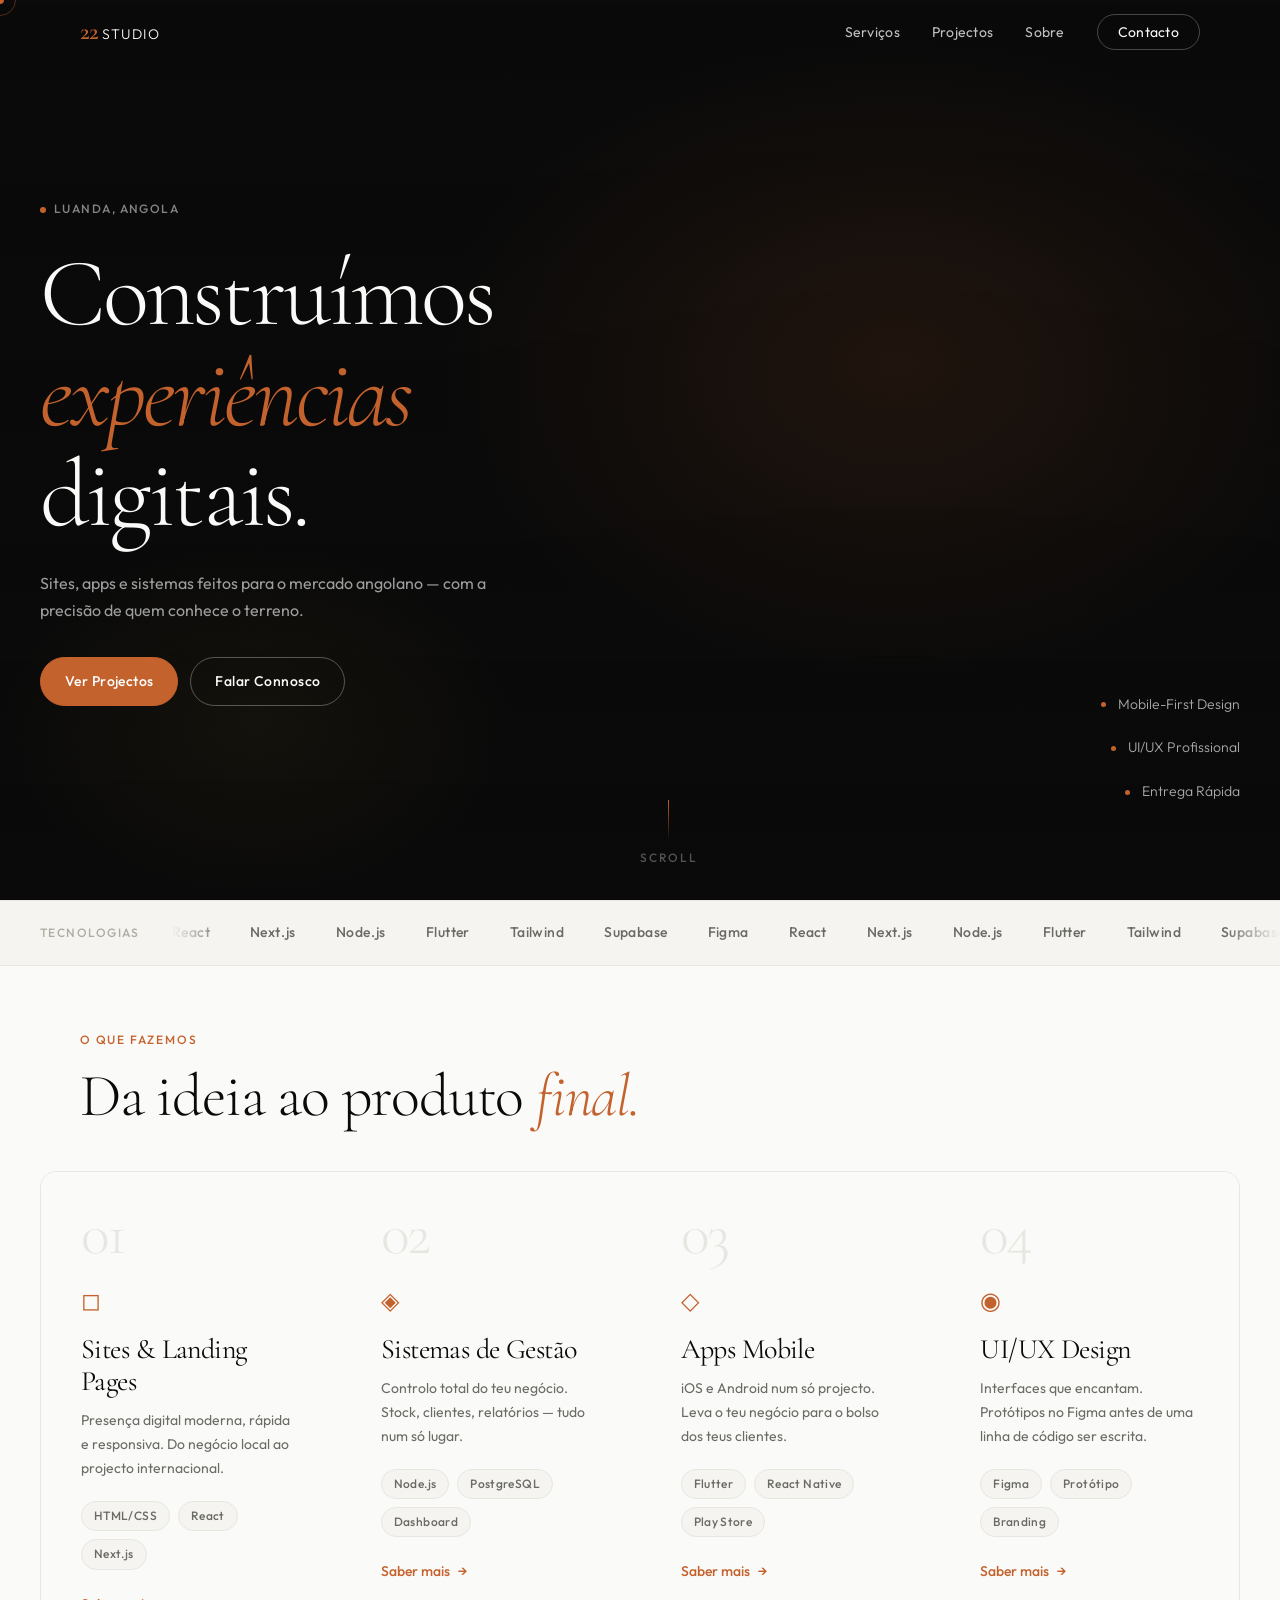
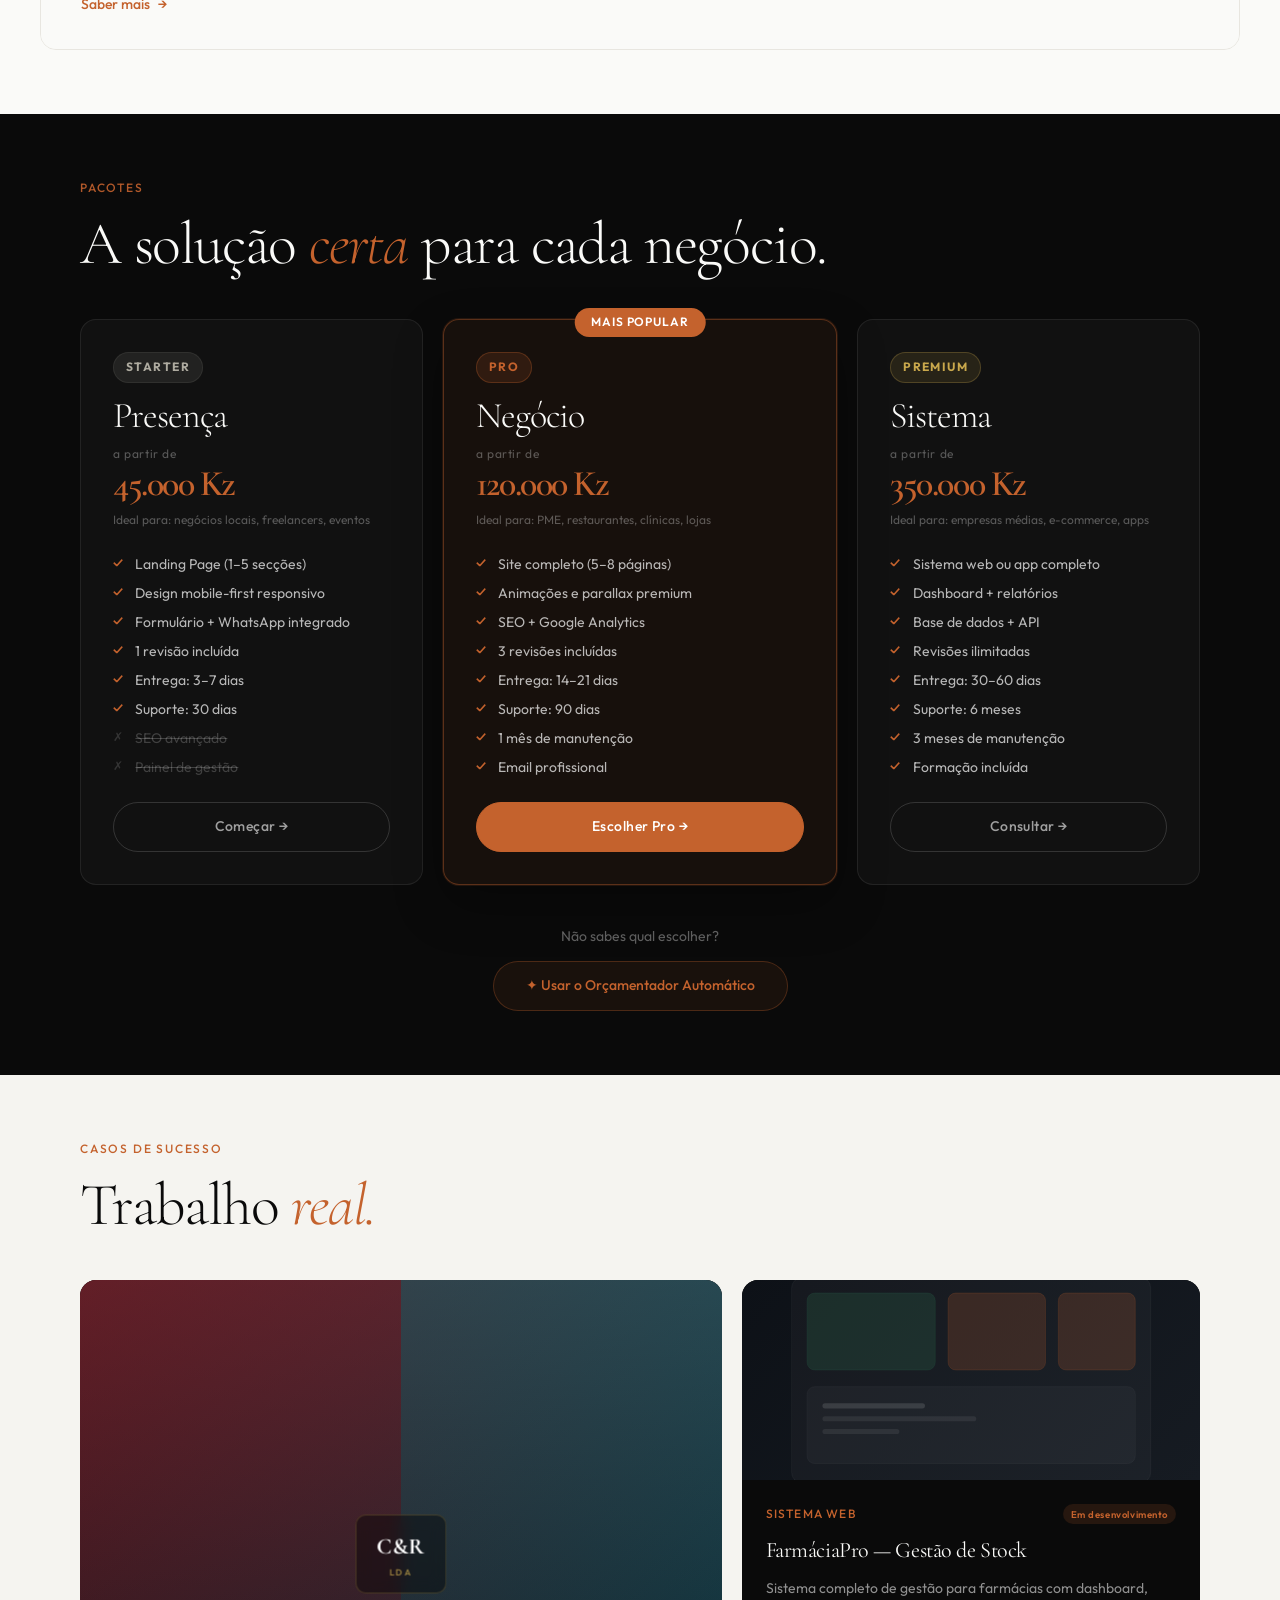
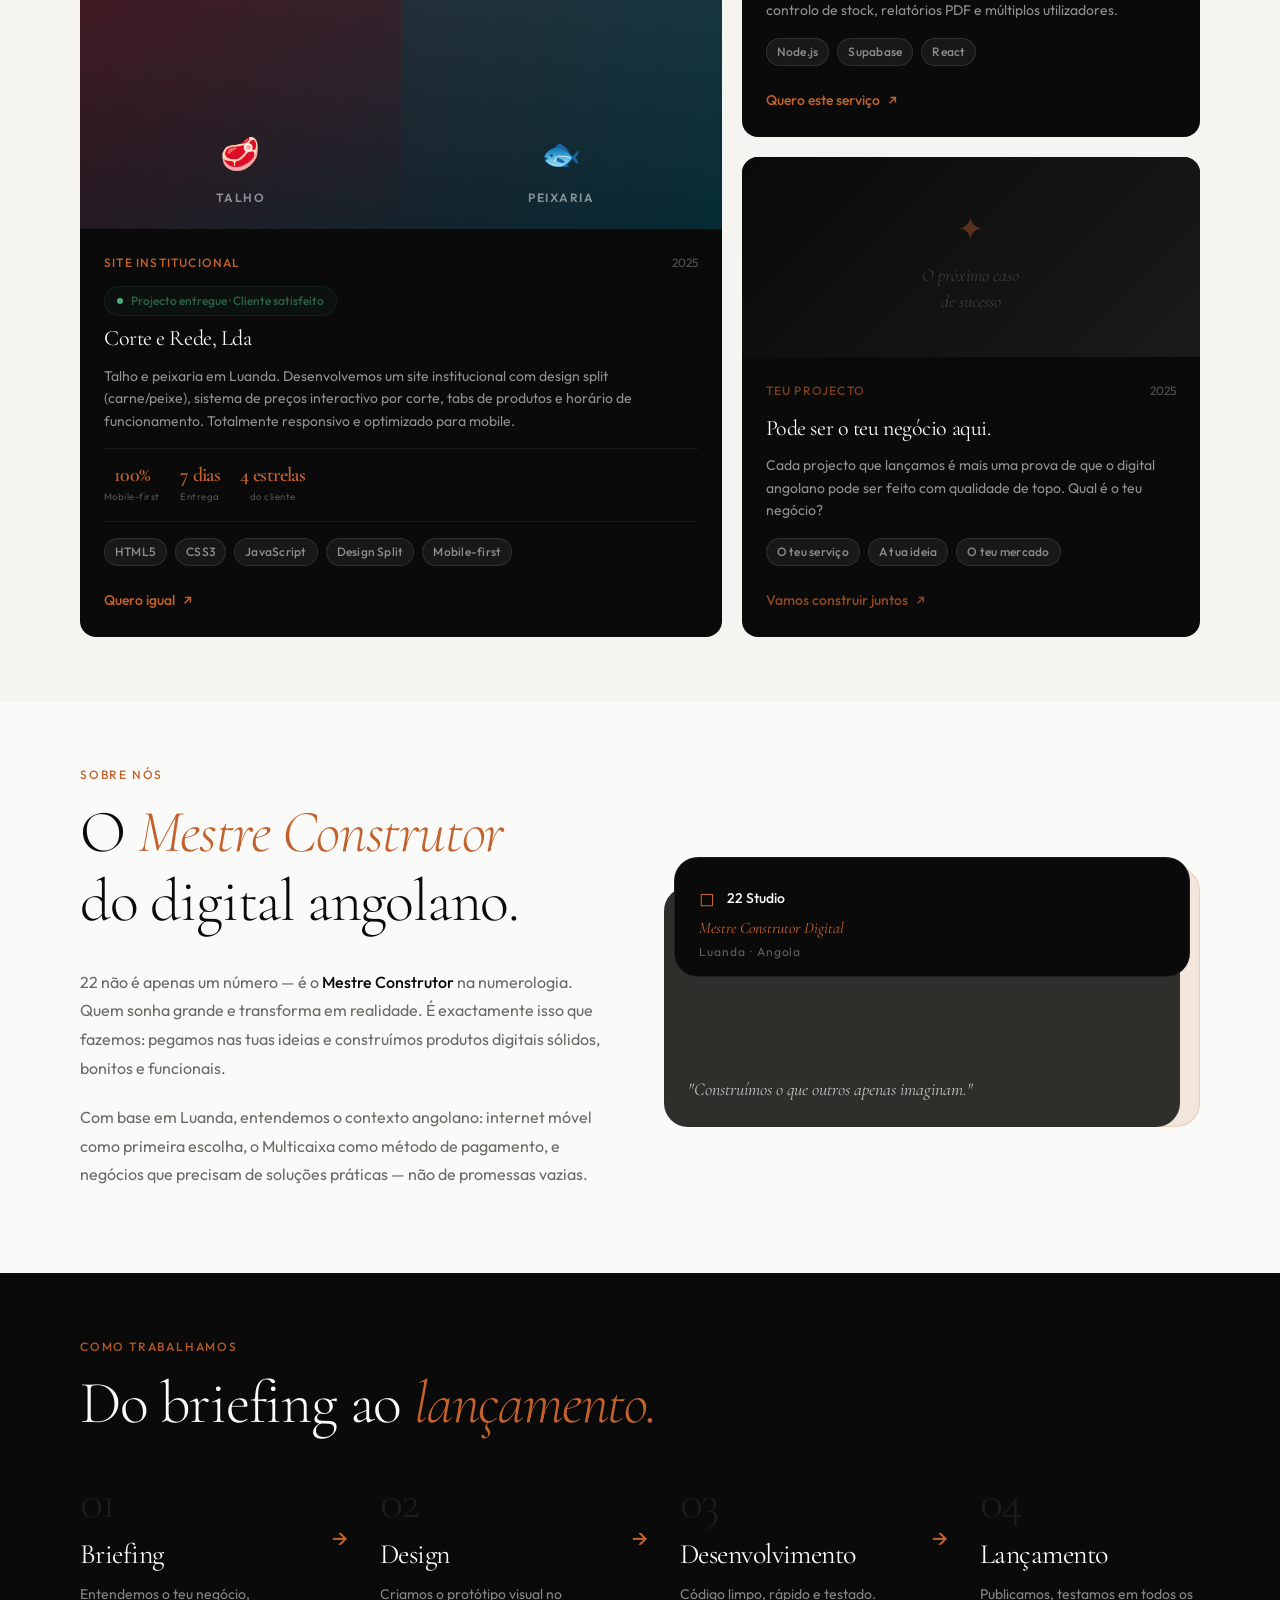
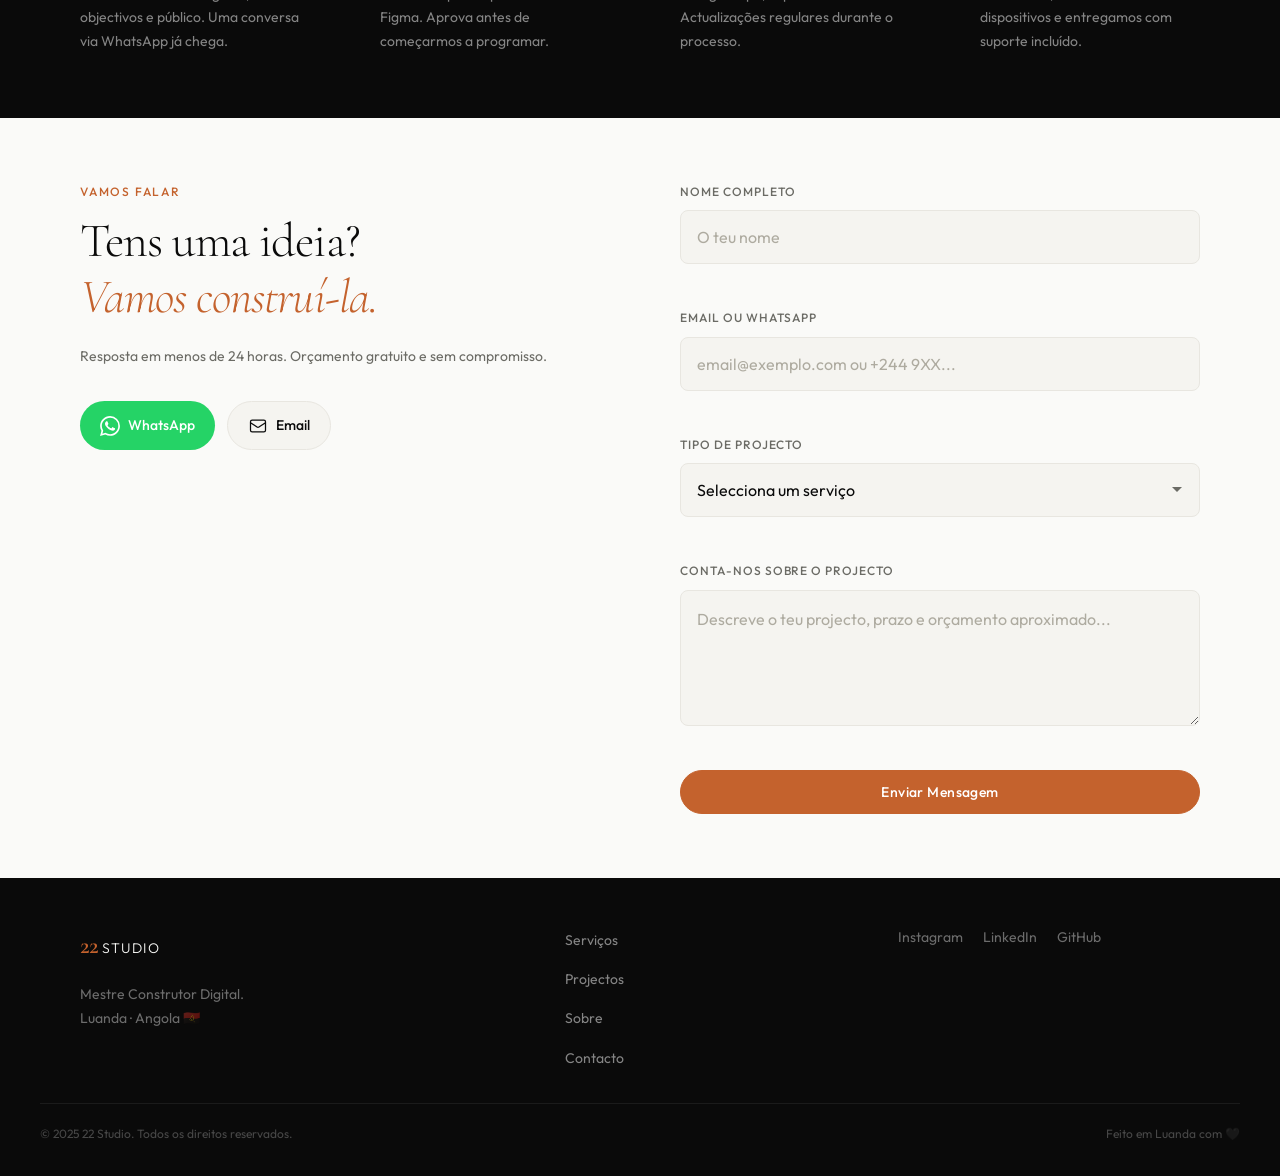
<file: index.html>
<!DOCTYPE html>
<html lang="pt">
<head>
  <meta charset="UTF-8" />
  <meta name="viewport" content="width=device-width, initial-scale=1.0" />
  <meta name="description" content="22 Studio — Desenvolvimento Web & Mobile em Angola. Sites, sistemas e apps que constroem o teu negócio digital." />
  <title>22 Studio — Dev & Design Angola</title>

  <!-- Google Fonts -->
  <link rel="preconnect" href="https://fonts.googleapis.com" />
  <link rel="preconnect" href="https://fonts.gstatic.com" crossorigin />
  <link href="https://fonts.googleapis.com/css2?family=Cormorant+Garamond:ital,wght@0,300;0,400;0,600;1,300;1,400&family=Outfit:wght@300;400;500;600&display=swap" rel="stylesheet" />
  <!--links css-->
  <link rel="stylesheet" href="./utils/style.css">
  <link rel="stylesheet" href="./utils/responsive.css">

  <style>
</style>
</head>
<body>

  <!-- ══════════════════════════════════════════
       CURSOR PERSONALIZADO
  ══════════════════════════════════════════ -->
  <div class="cursor" id="cursor"></div>
  <div class="cursor-follower" id="cursorFollower"></div>

  <!-- ══════════════════════════════════════════
       NAVEGAÇÃO
  ══════════════════════════════════════════ -->
  <header class="nav-header" id="navHeader">
    <nav class="nav-container">

      <!-- Logo -->
      <a href="#inicio" class="nav-logo" aria-label="22 Studio — início">
        <span class="logo-num">22</span>
        <span class="logo-text">Studio</span>
      </a>

      <!-- Links desktop -->
      <ul class="nav-links" role="list">
        <li><a href="#servicos" class="nav-link">Serviços</a></li>
        <li><a href="#projectos" class="nav-link">Projectos</a></li>
        <li><a href="#sobre" class="nav-link">Sobre</a></li>
        <li><a href="#contacto" class="nav-link nav-cta">Contacto</a></li>
      </ul>

      <!-- Botão menu mobile -->
      <button class="nav-burger" id="navBurger" aria-label="Abrir menu" aria-expanded="false">
        <span></span>
        <span></span>
        <span></span>
      </button>
    </nav>

    <!-- Menu mobile overlay -->
    <div class="nav-mobile" id="navMobile" aria-hidden="true">
      <ul class="nav-mobile-links" role="list">
        <li><a href="#servicos" class="nav-mobile-link">Serviços</a></li>
        <li><a href="#projectos" class="nav-mobile-link">Projectos</a></li>
        <li><a href="#sobre" class="nav-mobile-link">Sobre</a></li>
        <li><a href="#contacto" class="nav-mobile-link">Contacto</a></li>
      </ul>
      <p class="nav-mobile-tagline">Construindo o teu<br>universo digital.</p>
    </div>
  </header>

  <main>

    <!-- ══════════════════════════════════════════
         HERO — SECÇÃO 1
    ══════════════════════════════════════════ -->
    <section class="hero" id="inicio" aria-label="Apresentação">

      <!-- Fundo com parallax -->
      <div class="hero-bg" id="heroBg">
        <div class="hero-bg-overlay"></div>
        <!-- Elemento decorativo: grade de pontos -->
        <div class="hero-dots" aria-hidden="true"></div>
      </div>

      <!-- Conteúdo principal hero -->
      <div class="hero-content">

        <!-- Tag de localização -->
        <div class="hero-tag reveal-up">
          <span class="tag-dot"></span>
          Luanda, Angola
        </div>

        <!-- Título principal -->
        <h1 class="hero-title reveal-up delay-1">
          <span class="title-line">Construímos</span>
          <span class="title-line italic">experiências</span>
          <span class="title-line">digitais.</span>
        </h1>

        <!-- Sub-tagline -->
        <p class="hero-sub reveal-up delay-2">
          Sites, apps e sistemas feitos para o mercado angolano — com a precisão de quem conhece o terreno.
        </p>

        <!-- CTAs -->
        <div class="hero-actions reveal-up delay-3">
          <a href="#projectos" class="btn btn-primary">Ver Projectos</a>
          <a href="#contacto" class="btn btn-ghost">Falar Connosco</a>
        </div>

      </div>

      <!-- Callouts laterais (estilo VR fashion) -->
      <div class="hero-callouts reveal-up delay-4" aria-label="Características">
        <div class="callout-item">
          <span class="callout-dot"></span>
          Mobile-First Design
        </div>
        <div class="callout-item">
          <span class="callout-dot"></span>
          UI/UX Profissional
        </div>
        <div class="callout-item">
          <span class="callout-dot"></span>
          Entrega Rápida
        </div>
      </div>

      <!-- Scroll indicator -->
      <div class="scroll-indicator reveal-up delay-4" aria-hidden="true">
        <div class="scroll-line"></div>
        <span>scroll</span>
      </div>

    </section>

    <!-- ══════════════════════════════════════════
         STRIP DE TECNOLOGIAS (estilo brand strip)
    ══════════════════════════════════════════ -->
    <section class="tech-strip" aria-label="Tecnologias utilizadas">
      <div class="tech-strip-inner">
        <p class="tech-label">Tecnologias</p>
        <div class="tech-track" aria-hidden="true">
          <div class="tech-items">
            <span>React</span>
            <span>Next.js</span>
            <span>Node.js</span>
            <span>Flutter</span>
            <span>Tailwind</span>
            <span>Supabase</span>
            <span>Figma</span>
            <span>React</span>
            <span>Next.js</span>
            <span>Node.js</span>
            <span>Flutter</span>
            <span>Tailwind</span>
            <span>Supabase</span>
            <span>Figma</span>
            <span>Python</span>
            <span>JavaScript</span>
            <span>MySQL</span>
            <span>HTML5</span>
            <span>CSS3</span>
          </div>
        </div>
      </div>
    </section>

    <!-- ══════════════════════════════════════════
         SERVIÇOS — SECÇÃO 2
    ══════════════════════════════════════════ -->
    <section class="services" id="servicos" aria-labelledby="services-title">

      <div class="section-header">
        <p class="section-label reveal-up">O que fazemos</p>
        <h2 class="section-title reveal-up delay-1" id="services-title">
          Da ideia ao produto <em>final.</em>
        </h2>
      </div>

      <div class="services-grid">

        <article class="service-card reveal-up delay-1">
          <div class="service-num" aria-hidden="true">01</div>
          <div class="service-icon" aria-hidden="true">◻</div>
          <h3 class="service-name">Sites & Landing Pages</h3>
          <p class="service-desc">Presença digital moderna, rápida e responsiva. Do negócio local ao projecto internacional.</p>
          <div class="service-tags">
            <span>HTML/CSS</span>
            <span>React</span>
            <span>Next.js</span>
          </div>
          <a href="#contacto" class="service-link" aria-label="Saber mais sobre Sites e Landing Pages">
            Saber mais <span aria-hidden="true">→</span>
          </a>
        </article>

        <article class="service-card reveal-up delay-2">
          <div class="service-num" aria-hidden="true">02</div>
          <div class="service-icon" aria-hidden="true">◈</div>
          <h3 class="service-name">Sistemas de Gestão</h3>
          <p class="service-desc">Controlo total do teu negócio. Stock, clientes, relatórios — tudo num só lugar.</p>
          <div class="service-tags">
            <span>Node.js</span>
            <span>PostgreSQL</span>
            <span>Dashboard</span>
          </div>
          <a href="#contacto" class="service-link" aria-label="Saber mais sobre Sistemas de Gestão">
            Saber mais <span aria-hidden="true">→</span>
          </a>
        </article>

        <article class="service-card reveal-up delay-3">
          <div class="service-num" aria-hidden="true">03</div>
          <div class="service-icon" aria-hidden="true">◇</div>
          <h3 class="service-name">Apps Mobile</h3>
          <p class="service-desc">iOS e Android num só projecto. Leva o teu negócio para o bolso dos teus clientes.</p>
          <div class="service-tags">
            <span>Flutter</span>
            <span>React Native</span>
            <span>Play Store</span>
          </div>
          <a href="#contacto" class="service-link" aria-label="Saber mais sobre Apps Mobile">
            Saber mais <span aria-hidden="true">→</span>
          </a>
        </article>

        <article class="service-card reveal-up delay-4">
          <div class="service-num" aria-hidden="true">04</div>
          <div class="service-icon" aria-hidden="true">◉</div>
          <h3 class="service-name">UI/UX Design</h3>
          <p class="service-desc">Interfaces que encantam. Protótipos no Figma antes de uma linha de código ser escrita.</p>
          <div class="service-tags">
            <span>Figma</span>
            <span>Protótipo</span>
            <span>Branding</span>
          </div>
          <a href="#contacto" class="service-link" aria-label="Saber mais sobre UI/UX Design">
            Saber mais <span aria-hidden="true">→</span>
          </a>
        </article>

      </div>

    </section>

    <!-- ══════════════════════════════════════════
         PACOTES — 3 TIERS (Starter / Pro / Premium)
    ══════════════════════════════════════════ -->
    <section class="packages" id="pacotes" aria-labelledby="packages-title">

      <div class="section-header">
        <p class="section-label reveal-up">Pacotes</p>
        <h2 class="section-title reveal-up delay-1" id="packages-title">
          A solução <em>certa</em> para cada negócio.
        </h2>
      </div>

      <div class="packages-grid">

        <!-- STARTER -->
        <article class="pkg-card reveal-up delay-1">
          <div class="pkg-top">
            <span class="pkg-tier tier-starter">Starter</span>
            <h3 class="pkg-name">Presença</h3>
            <div class="pkg-price">
              <span class="price-from">a partir de</span>
              <span class="price-amount">45.000 Kz</span>
            </div>
            <p class="pkg-ideal">Ideal para: negócios locais, freelancers, eventos</p>
          </div>

          <ul class="pkg-features" aria-label="Funcionalidades incluídas">
            <li class="feat-yes">Landing Page (1–5 secções)</li>
            <li class="feat-yes">Design mobile-first responsivo</li>
            <li class="feat-yes">Formulário + WhatsApp integrado</li>
            <li class="feat-yes">1 revisão incluída</li>
            <li class="feat-yes">Entrega: 3–7 dias</li>
            <li class="feat-yes">Suporte: 30 dias</li>
            <li class="feat-no">SEO avançado</li>
            <li class="feat-no">Painel de gestão</li>
          </ul>

          <a href="#contacto" class="btn pkg-btn pkg-btn-ghost" aria-label="Pedir Pacote Starter">
            Começar →
          </a>
        </article>

        <!-- PRO — Destaque -->
        <article class="pkg-card pkg-featured reveal-up delay-2" aria-label="Pacote mais popular">
          <div class="pkg-badge" aria-label="Pacote mais popular">Mais Popular</div>

          <div class="pkg-top">
            <span class="pkg-tier tier-pro">Pro</span>
            <h3 class="pkg-name">Negócio</h3>
            <div class="pkg-price">
              <span class="price-from">a partir de</span>
              <span class="price-amount">120.000 Kz</span>
            </div>
            <p class="pkg-ideal">Ideal para: PME, restaurantes, clínicas, lojas</p>
          </div>

          <ul class="pkg-features" aria-label="Funcionalidades incluídas">
            <li class="feat-yes">Site completo (5–8 páginas)</li>
            <li class="feat-yes">Animações e parallax premium</li>
            <li class="feat-yes">SEO + Google Analytics</li>
            <li class="feat-yes">3 revisões incluídas</li>
            <li class="feat-yes">Entrega: 14–21 dias</li>
            <li class="feat-yes">Suporte: 90 dias</li>
            <li class="feat-yes">1 mês de manutenção</li>
            <li class="feat-yes">Email profissional</li>
          </ul>

          <a href="#contacto" class="btn btn-primary pkg-btn" aria-label="Pedir Pacote Pro">
            Escolher Pro →
          </a>
        </article>

        <!-- PREMIUM -->
        <article class="pkg-card reveal-up delay-3">
          <div class="pkg-top">
            <span class="pkg-tier tier-premium">Premium</span>
            <h3 class="pkg-name">Sistema</h3>
            <div class="pkg-price">
              <span class="price-from">a partir de</span>
              <span class="price-amount">350.000 Kz</span>
            </div>
            <p class="pkg-ideal">Ideal para: empresas médias, e-commerce, apps</p>
          </div>

          <ul class="pkg-features" aria-label="Funcionalidades incluídas">
            <li class="feat-yes">Sistema web ou app completo</li>
            <li class="feat-yes">Dashboard + relatórios</li>
            <li class="feat-yes">Base de dados + API</li>
            <li class="feat-yes">Revisões ilimitadas</li>
            <li class="feat-yes">Entrega: 30–60 dias</li>
            <li class="feat-yes">Suporte: 6 meses</li>
            <li class="feat-yes">3 meses de manutenção</li>
            <li class="feat-yes">Formação incluída</li>
          </ul>

          <a href="#contacto" class="btn pkg-btn pkg-btn-ghost" aria-label="Consultar Pacote Premium">
            Consultar →
          </a>
        </article>

      </div>

      <!-- Link para o orçamentador -->
      <div class="packages-cta reveal-up delay-4">
        <p class="pkg-cta-text">Não sabes qual escolher?</p>
        <a href="orcamentador/orcamentador.html" class="pkg-orca-btn" aria-label="Abrir orçamentador interactivo">
          ✦ Usar o Orçamentador Automático
        </a>
      </div>

    </section>


    <!-- ══════════════════════════════════════════
         CASOS DE SUCESSO — Corte e Rede real
    ══════════════════════════════════════════ -->
    <section class="projects cases" id="projectos" aria-labelledby="cases-title">

      <div class="section-header">
        <p class="section-label reveal-up">Casos de Sucesso</p>
        <h2 class="section-title reveal-up delay-1" id="cases-title">
          Trabalho <em>real.</em>
        </h2>
      </div>

      <div class="projects-grid cases-grid">

        <!-- ★ CASO DESTAQUE — Corte e Rede -->
        <article class="project-card project-featured case-card reveal-up delay-1" aria-label="Caso de sucesso: Corte e Rede">
          <div class="project-visual case-visual" style="background: linear-gradient(135deg, #3D0C12 0%, #062B35 100%);">
            <!-- Split visual animado -->
            <div class="case-split" aria-hidden="true">
              <div class="split-left" style="background: linear-gradient(180deg, rgba(155,58,71,0.4) 0%, transparent 100%);">
                <span class="split-icon">🥩</span>
                <span class="split-label">Talho</span>
              </div>
              <div class="split-right" style="background: linear-gradient(180deg, rgba(58,173,185,0.3) 0%, transparent 100%);">
                <span class="split-icon">🐟</span>
                <span class="split-label">Peixaria</span>
              </div>
              <!-- Logo central -->
              <div class="split-center">
                <span class="split-logo">C&R</span>
                <span class="split-tag">Lda</span>
              </div>
            </div>
          </div>

          <div class="project-info case-info">
            <div class="project-meta">
              <span class="project-type">Site Institucional</span>
              <span class="project-year">2025</span>
            </div>

            <!-- Badge resultado -->
            <div class="case-badge">
              <span class="badge-dot"></span>
              Projecto entregue · Cliente satisfeito
            </div>

            <h3 class="project-title">Corte e Rede, Lda</h3>
            <p class="project-desc">
              Talho e peixaria em Luanda. Desenvolvemos um site institucional com design split (carne/peixe), sistema de preços interactivo por corte, tabs de produtos e horário de funcionamento. Totalmente responsivo e optimizado para mobile.
            </p>

            <!-- Resultados -->
            <div class="case-results">
              <div class="result-item">
                <span class="result-num">100%</span>
                <span class="result-label">Mobile-first</span>
              </div>
              <div class="result-item">
                <span class="result-num">7 dias</span>
                <span class="result-label">Entrega</span>
              </div>
              <div class="result-item">
                <span class="result-num">4 estrelas</span>
                <span class="result-label">do cliente</span>
              </div>
            </div>

            <div class="project-stack">
              <span>HTML5</span>
              <span>CSS3</span>
              <span>JavaScript</span>
              <span>Design Split</span>
              <span>Mobile-first</span>
            </div>
            <a href="#contacto" class="project-link">
              Quero igual <span aria-hidden="true">↗</span>
            </a>
          </div>
        </article>

        <!-- CASO 2 — FarmáciaPro -->
        <article class="project-card case-card reveal-up delay-2">
          <div class="project-visual" style="background: linear-gradient(135deg, #0d1117 0%, #161b22 100%);">
            <div class="project-visual-inner">
              <svg width="100%" viewBox="0 0 320 200" fill="none" xmlns="http://www.w3.org/2000/svg" aria-hidden="true">
                <rect x="20" y="20" width="280" height="160" rx="8" fill="rgba(255,255,255,0.03)" stroke="rgba(255,255,255,0.08)" stroke-width="0.5"/>
                <rect x="32" y="32" width="100" height="60" rx="6" fill="rgba(45,107,78,0.25)" stroke="rgba(45,107,78,0.3)" stroke-width="0.5"/>
                <rect x="142" y="32" width="76" height="60" rx="6" fill="rgba(196,98,45,0.2)" stroke="rgba(196,98,45,0.25)" stroke-width="0.5"/>
                <rect x="228" y="32" width="60" height="60" rx="6" fill="rgba(196,98,45,0.2)" stroke="rgba(196,98,45,0.25)" stroke-width="0.5"/>
                <rect x="32" y="105" width="256" height="60" rx="6" fill="rgba(255,255,255,0.03)" stroke="rgba(255,255,255,0.06)" stroke-width="0.5"/>
                <rect x="44" y="118" width="80" height="4" rx="2" fill="rgba(255,255,255,0.12)"/>
                <rect x="44" y="128" width="120" height="4" rx="2" fill="rgba(255,255,255,0.07)"/>
                <rect x="44" y="138" width="60" height="4" rx="2" fill="rgba(255,255,255,0.07)"/>
              </svg>
            </div>
          </div>
          <div class="project-info case-info">
            <div class="project-meta">
              <span class="project-type">Sistema Web</span>
              <span class="project-year case-em-dev">Em desenvolvimento</span>
            </div>
            <h3 class="project-title">FarmáciaPro — Gestão de Stock</h3>
            <p class="project-desc">Sistema completo de gestão para farmácias com dashboard, controlo de stock, relatórios PDF e múltiplos utilizadores.</p>
            <div class="project-stack">
              <span>Node.js</span>
              <span>Supabase</span>
              <span>React</span>
            </div>
            <a href="#contacto" class="project-link">
              Quero este serviço <span aria-hidden="true">↗</span>
            </a>
          </div>
        </article>

        <!-- CASO 3 — Próximo projecto -->
        <article class="project-card case-card case-open reveal-up delay-3" aria-label="Próximo projecto disponível">
          <div class="project-visual case-open-visual" style="background: linear-gradient(135deg, #0A0A0A 0%, #1a1a1a 100%);">
            <div class="case-open-inner" aria-hidden="true">
              <div class="case-open-icon">✦</div>
              <p class="case-open-text">O próximo caso<br>de sucesso</p>
            </div>
          </div>
          <div class="project-info case-info">
            <div class="project-meta">
              <span class="project-type case-open-type">Teu Projecto</span>
              <span class="project-year">2025</span>
            </div>
            <h3 class="project-title">Pode ser o teu negócio aqui.</h3>
            <p class="project-desc">
              Cada projecto que lançamos é mais uma prova de que o digital angolano pode ser feito com qualidade de topo. Qual é o teu negócio?
            </p>
            <div class="project-stack">
              <span>O teu serviço</span>
              <span>A tua ideia</span>
              <span>O teu mercado</span>
            </div>
            <a href="#contacto" class="project-link case-open-link">
              Vamos construir juntos <span aria-hidden="true">↗</span>
            </a>
          </div>
        </article>

      </div>

    </section>

    <!-- ══════════════════════════════════════════
         SOBRE — SECÇÃO 4 (estilo editorial)
    ══════════════════════════════════════════ -->
    <section class="about" id="sobre" aria-labelledby="about-title">

      <div class="about-grid">

        <!-- Coluna de texto -->
        <div class="about-text">
          <p class="section-label reveal-up">Sobre nós</p>
          <h2 class="section-title reveal-up delay-1" id="about-title">
            O <em>Mestre Construtor</em><br>do digital angolano.
          </h2>
          <p class="about-body reveal-up delay-2">
            22 não é apenas um número — é o <strong>Mestre Construtor</strong> na numerologia. Quem sonha grande e transforma em realidade. É exactamente isso que fazemos: pegamos nas tuas ideias e construímos produtos digitais sólidos, bonitos e funcionais.
          </p>
          <p class="about-body reveal-up delay-3">
            Com base em Luanda, entendemos o contexto angolano: internet móvel como primeira escolha, o Multicaixa como método de pagamento, e negócios que precisam de soluções práticas — não de promessas vazias.
          </p>

          <!-- Estatísticas 
          <div class="about-stats reveal-up delay-4">
            <div class="stat-item">
              <span class="stat-num">22</span>
              <span class="stat-label">Anos do fundador</span>
            </div>
            <div class="stat-divider" aria-hidden="true"></div>
            <div class="stat-item">
              <span class="stat-num">100%</span>
              <span class="stat-label">Mobile-first</span>
            </div>
            <div class="stat-divider" aria-hidden="true"></div>
            <div class="stat-item">
              <span class="stat-num">Kz</span>
              <span class="stat-label">Preços em Kwanza</span>
            </div>
          </div> -->

        </div>

        <!-- Coluna visual -->
        <div class="about-visual reveal-up delay-2" aria-hidden="true">
          <div class="about-card-stack">
            <div class="about-card ac-back">
              <span class="ac-num">22</span>
            </div>
            <div class="about-card ac-mid">
              <p class="ac-quote">"Construímos o que outros apenas imaginam."</p>
            </div>
            <div class="about-card ac-front">
              <div class="ac-front-top">
                <span class="ac-icon">◻</span>
                <span class="ac-label">22 Studio</span>
              </div>
              <p class="ac-tagline">Mestre Construtor Digital</p>
              <p class="ac-location">Luanda · Angola</p>
            </div>
          </div>
        </div>

      </div>

    </section>

    <!-- ══════════════════════════════════════════
         PROCESSO — COMO TRABALHAMOS
    ══════════════════════════════════════════ -->
    <section class="process" aria-labelledby="process-title">

      <div class="section-header">
        <p class="section-label reveal-up">Como trabalhamos</p>
        <h2 class="section-title reveal-up delay-1" id="process-title">
          Do briefing ao <em>lançamento.</em>
        </h2>
      </div>

      <div class="process-steps">
        <div class="process-step reveal-up delay-1">
          <div class="step-num" aria-hidden="true">01</div>
          <h3 class="step-title">Briefing</h3>
          <p class="step-desc">Entendemos o teu negócio, objectivos e público. Uma conversa via WhatsApp já chega.</p>
        </div>
        <div class="process-arrow" aria-hidden="true">→</div>
        <div class="process-step reveal-up delay-2">
          <div class="step-num" aria-hidden="true">02</div>
          <h3 class="step-title">Design</h3>
          <p class="step-desc">Criamos o protótipo visual no Figma. Aprova antes de começarmos a programar.</p>
        </div>
        <div class="process-arrow" aria-hidden="true">→</div>
        <div class="process-step reveal-up delay-3">
          <div class="step-num" aria-hidden="true">03</div>
          <h3 class="step-title">Desenvolvimento</h3>
          <p class="step-desc">Código limpo, rápido e testado. Actualizações regulares durante o processo.</p>
        </div>
        <div class="process-arrow" aria-hidden="true">→</div>
        <div class="process-step reveal-up delay-4">
          <div class="step-num" aria-hidden="true">04</div>
          <h3 class="step-title">Lançamento</h3>
          <p class="step-desc">Publicamos, testamos em todos os dispositivos e entregamos com suporte incluído.</p>
        </div>
      </div>

    </section>

    <!-- ══════════════════════════════════════════
         CONTACTO — SECÇÃO 5
    ══════════════════════════════════════════ -->
    <section class="contact" id="contacto" aria-labelledby="contact-title">

      <div class="contact-container">

        <div class="contact-text">
          <p class="section-label reveal-up">Vamos falar</p>
          <h2 class="contact-title reveal-up delay-1" id="contact-title">
            Tens uma ideia?<br><em>Vamos construí-la.</em>
          </h2>
          <p class="contact-sub reveal-up delay-2">
            Resposta em menos de 24 horas. Orçamento gratuito e sem compromisso.
          </p>

          <div class="contact-channels reveal-up delay-3">
            <a href="https://wa.me/244931313465" class="channel-btn whatsapp" target="_blank" rel="noopener" aria-label="Contactar via WhatsApp">
              <svg width="20" height="20" viewBox="0 0 24 24" fill="currentColor" aria-hidden="true"><path d="M17.472 14.382c-.297-.149-1.758-.867-2.03-.967-.273-.099-.471-.148-.67.15-.197.297-.767.966-.94 1.164-.173.199-.347.223-.644.075-.297-.15-1.255-.463-2.39-1.475-.883-.788-1.48-1.761-1.653-2.059-.173-.297-.018-.458.13-.606.134-.133.298-.347.446-.52.149-.174.198-.298.298-.497.099-.198.05-.371-.025-.52-.075-.149-.669-1.612-.916-2.207-.242-.579-.487-.5-.669-.51-.173-.008-.371-.01-.57-.01-.198 0-.52.074-.792.372-.272.297-1.04 1.016-1.04 2.479 0 1.462 1.065 2.875 1.213 3.074.149.198 2.096 3.2 5.077 4.487.709.306 1.262.489 1.694.625.712.227 1.36.195 1.871.118.571-.085 1.758-.719 2.006-1.413.248-.694.248-1.289.173-1.413-.074-.124-.272-.198-.57-.347m-5.421 7.403h-.004a9.87 9.87 0 01-5.031-1.378l-.361-.214-3.741.982.998-3.648-.235-.374a9.86 9.86 0 01-1.51-5.26c.001-5.45 4.436-9.884 9.888-9.884 2.64 0 5.122 1.03 6.988 2.898a9.825 9.825 0 012.893 6.994c-.003 5.45-4.437 9.884-9.885 9.884m8.413-18.297A11.815 11.815 0 0012.05 0C5.495 0 .16 5.335.157 11.892c0 2.096.547 4.142 1.588 5.945L.057 24l6.305-1.654a11.882 11.882 0 005.683 1.448h.005c6.554 0 11.89-5.335 11.893-11.893a11.821 11.821 0 00-3.48-8.413Z"/></svg>
              WhatsApp
            </a>
            <a href="mailto:22studio.ao@gmail.com" class="channel-btn email" aria-label="Enviar email">
              <svg width="20" height="20" viewBox="0 0 24 24" fill="none" stroke="currentColor" stroke-width="1.5" aria-hidden="true"><path d="M3 8l7.89 5.26a2 2 0 002.22 0L21 8M5 19h14a2 2 0 002-2V7a2 2 0 00-2-2H5a2 2 0 00-2 2v10a2 2 0 002 2z"/></svg>
              Email
            </a>
          </div>
        </div>

        <!-- Formulário de contacto -->
        <form class="contact-form reveal-up delay-2" id="contactForm" novalidate aria-label="Formulário de contacto">

          <div class="form-group">
            <label for="nome" class="form-label">Nome completo</label>
            <input type="text" id="nome" name="nome" class="form-input" placeholder="O teu nome" required autocomplete="name" />
            <span class="form-error" aria-live="polite"></span>
          </div>

          <div class="form-group">
            <label for="email" class="form-label">Email ou WhatsApp</label>
            <input type="text" id="email" name="email" class="form-input" placeholder="email@exemplo.com ou +244 9XX..." required autocomplete="email" />
            <span class="form-error" aria-live="polite"></span>
          </div>

          <div class="form-group">
            <label for="servico" class="form-label">Tipo de projecto</label>
            <select id="servico" name="servico" class="form-input form-select" required>
              <option value="" disabled selected>Selecciona um serviço</option>
              <option value="landing">Landing Page / Site</option>
              <option value="ecommerce">Loja Online</option>
              <option value="sistema">Sistema de Gestão</option>
              <option value="app">App Mobile</option>
              <option value="design">UI/UX Design</option>
              <option value="outro">Outro</option>
            </select>
            <span class="form-error" aria-live="polite"></span>
          </div>

          <div class="form-group">
            <label for="mensagem" class="form-label">Conta-nos sobre o projecto</label>
            <textarea id="mensagem" name="mensagem" class="form-input form-textarea" placeholder="Descreve o teu projecto, prazo e orçamento aproximado..." rows="4" required></textarea>
            <span class="form-error" aria-live="polite"></span>
          </div>

          <button type="submit" class="btn btn-primary btn-full" id="submitBtn">
            <span class="btn-text">Enviar Mensagem</span>
            <span class="btn-loading" aria-hidden="true">A enviar...</span>
          </button>

          <div class="form-success" id="formSuccess" role="alert" aria-live="polite">
            ✓ Mensagem enviada! Respondemos em menos de 24 horas.
          </div>

        </form>

      </div>

    </section>

  </main>

  <!-- ══════════════════════════════════════════
       RODAPÉ
  ══════════════════════════════════════════ -->
  <footer class="footer" aria-label="Rodapé">
    <div class="footer-container">

      <div class="footer-brand">
        <a href="#inicio" class="footer-logo" aria-label="22 Studio">
          <span class="logo-num">22</span>
          <span class="logo-text">Studio</span>
        </a>
        <p class="footer-tagline">Mestre Construtor Digital.<br>Luanda · Angola 🇦🇴</p>
      </div>

      <nav class="footer-links" aria-label="Links do rodapé">
        <ul role="list">
          <li><a href="#servicos">Serviços</a></li>
          <li><a href="#projectos">Projectos</a></li>
          <li><a href="#sobre">Sobre</a></li>
          <li><a href="#contacto">Contacto</a></li>
        </ul>
      </nav>

      <div class="footer-social">
        <a href="https://instagram.com/22studio.ao" aria-label="Instagram do 22 Studio">Instagram</a>
        <a href="#" aria-label="LinkedIn do 22 Studio">LinkedIn</a>
        <a href="#" aria-label="GitHub do 22 Studio">GitHub</a>
      </div>

    </div>

    <div class="footer-bottom">
      <p>© 2025 22 Studio. Todos os direitos reservados.</p>
      <p>Feito em Luanda com 🖤</p>
    </div>
  </footer>

  <script>
/**
 * 22 STUDIO — PORTFÓLIO
 * script.js — Interacções, animações e lógica do site
 *
 * ÍNDICE:
 *   1. Cursor personalizado
 *   2. Navegação (scroll + menu mobile)
 *   3. Scroll Reveal (animações de entrada)
 *   4. Parallax do hero
 *   5. Validação do formulário de contacto
 *   6. Utilitários
 */

/* ━━━━━━━━━━━━━━━━━━━━━━━━━━━━━━━━━━━
   1. CURSOR PERSONALIZADO
   Apenas activo em dispositivos com rato preciso (desktop)
━━━━━━━━━━━━━━━━━━━━━━━━━━━━━━━━━━━ */

;(function initCursor() {
  // Verifica se é dispositivo com rato fino (não touch)
  if (!window.matchMedia('(pointer: fine)').matches) return;

  const cursor   = document.getElementById('cursor');
  const follower = document.getElementById('cursorFollower');
  if (!cursor || !follower) return;

  let mouseX = 0, mouseY = 0;
  let followerX = 0, followerY = 0;
  let rafId = null;

  // Actualiza posição do cursor imediatamente
  document.addEventListener('mousemove', (e) => {
    mouseX = e.clientX;
    mouseY = e.clientY;

    // Cursor principal — segue directamente
    cursor.style.left = mouseX + 'px';
    cursor.style.top  = mouseY + 'px';
  });

  // Follower com atraso suave (RAF loop)
  function animateFollower() {
    // Interpolação suave (lerp)
    followerX += (mouseX - followerX) * 0.12;
    followerY += (mouseY - followerY) * 0.12;

    follower.style.left = followerX + 'px';
    follower.style.top  = followerY + 'px';

    rafId = requestAnimationFrame(animateFollower);
  }

  animateFollower();

  // Efeito ao sair da janela
  document.addEventListener('mouseleave', () => {
    cursor.style.opacity   = '0';
    follower.style.opacity = '0';
  });

  document.addEventListener('mouseenter', () => {
    cursor.style.opacity   = '1';
    follower.style.opacity = '1';
  });
})();


/* ━━━━━━━━━━━━━━━━━━━━━━━━━━━━━━━━━━━
   2. NAVEGAÇÃO
━━━━━━━━━━━━━━━━━━━━━━━━━━━━━━━━━━━ */

;(function initNav() {
  const header     = document.getElementById('navHeader');
  const burger     = document.getElementById('navBurger');
  const mobileMenu = document.getElementById('navMobile');
  const mobileLinks = document.querySelectorAll('.nav-mobile-link');

  if (!header) return;

  // ── Scroll: adiciona classe 'scrolled' após 60px
  let lastScrollY = 0;

  function onScroll() {
    const scrollY = window.scrollY;

    if (scrollY > 60) {
      header.classList.add('scrolled');
    } else {
      header.classList.remove('scrolled');
    }

    lastScrollY = scrollY;
  }

  window.addEventListener('scroll', onScroll, { passive: true });
  onScroll(); // Verifica estado inicial

  // ── Menu burger (mobile)
  if (!burger || !mobileMenu) return;

  function toggleMenu(force) {
    const isOpen = typeof force === 'boolean' ? force : !burger.classList.contains('open');

    burger.classList.toggle('open', isOpen);
    mobileMenu.classList.toggle('open', isOpen);
    burger.setAttribute('aria-expanded', String(isOpen));
    mobileMenu.setAttribute('aria-hidden', String(!isOpen));

    // Impede scroll do body quando menu está aberto
    document.body.style.overflow = isOpen ? 'hidden' : '';
  }

  burger.addEventListener('click', () => toggleMenu());

  // Fechar menu ao clicar num link
  mobileLinks.forEach(link => {
    link.addEventListener('click', () => toggleMenu(false));
  });

  // Fechar menu com tecla Escape
  document.addEventListener('keydown', (e) => {
    if (e.key === 'Escape' && burger.classList.contains('open')) {
      toggleMenu(false);
      burger.focus();
    }
  });

  // ── Smooth scroll para âncoras internas
  document.querySelectorAll('a[href^="#"]').forEach(anchor => {
    anchor.addEventListener('click', (e) => {
      const id = anchor.getAttribute('href');
      if (id === '#') return;

      const target = document.querySelector(id);
      if (!target) return;

      e.preventDefault();

      // Offset para compensar a nav fixa
      const navHeight = header.offsetHeight;
      const targetY   = target.getBoundingClientRect().top + window.scrollY - navHeight;

      window.scrollTo({ top: targetY, behavior: 'smooth' });
    });
  });
})();


/* ━━━━━━━━━━━━━━━━━━━━━━━━━━━━━━━━━━━
   3. SCROLL REVEAL
   Anima elementos com classe .reveal-up quando entram na viewport
━━━━━━━━━━━━━━━━━━━━━━━━━━━━━━━━━━━ */

;(function initScrollReveal() {
  const elements = document.querySelectorAll('.reveal-up');
  if (!elements.length) return;

  // Usa IntersectionObserver para performance
  const observer = new IntersectionObserver(
    (entries) => {
      entries.forEach(entry => {
        if (entry.isIntersecting) {
          entry.target.classList.add('visible');
          // Para de observar após animar (não reverte)
          observer.unobserve(entry.target);
        }
      });
    },
    {
      threshold:  0.1,   // Activa quando 10% do elemento está visível
      rootMargin: '0px 0px -40px 0px' // 40px antes do fim da viewport
    }
  );

  elements.forEach(el => observer.observe(el));

  // Activa imediatamente os elementos já visíveis (no topo da página)
  function checkInitial() {
    elements.forEach(el => {
      const rect = el.getBoundingClientRect();
      if (rect.top < window.innerHeight * 0.92) {
        el.classList.add('visible');
      }
    });
  }

  // Pequeno delay para garantir que o CSS carregou
  setTimeout(checkInitial, 100);
})();


/* ━━━━━━━━━━━━━━━━━━━━━━━━━━━━━━━━━━━
   4. PARALLAX DO HERO
   Efeito de profundidade no fundo do hero ao fazer scroll
━━━━━━━━━━━━━━━━━━━━━━━━━━━━━━━━━━━ */

;(function initParallax() {
  const heroBg = document.getElementById('heroBg');
  if (!heroBg) return;

  // Desactiva em mobile para performance e evitar saltos
  if (window.matchMedia('(max-width: 768px)').matches) return;

  let ticking = false;

  function onScroll() {
    if (!ticking) {
      requestAnimationFrame(() => {
        const scrollY  = window.scrollY;
        const heroH    = document.querySelector('.hero')?.offsetHeight || window.innerHeight;

        // Aplica parallax apenas enquanto o hero está visível
        if (scrollY < heroH * 1.2) {
          const move = scrollY * 0.35; // Factor de parallax (0 = sem efeito, 1 = mesmo speed)
          heroBg.style.transform = `translateY(${move}px)`;
        }

        ticking = false;
      });

      ticking = true;
    }
  }

  window.addEventListener('scroll', onScroll, { passive: true });
})();


/* ━━━━━━━━━━━━━━━━━━━━━━━━━━━━━━━━━━━
   5. FORMULÁRIO DE CONTACTO
   Validação client-side + submissão simulada
━━━━━━━━━━━━━━━━━━━━━━━━━━━━━━━━━━━ */

;(function initForm() {
  const form       = document.getElementById('contactForm');
  const submitBtn  = document.getElementById('submitBtn');
  const successMsg = document.getElementById('formSuccess');

  if (!form) return;

  // ── Regras de validação por campo
  const rules = {
    nome: {
      validate: (v) => v.trim().length >= 2,
      message:  'Insere o teu nome completo (mínimo 2 caracteres).'
    },
    email: {
      validate: (v) => {
        const trimmed = v.trim();
        const isEmail = /^[^\s@]+@[^\s@]+\.[^\s@]+$/.test(trimmed);
        const isPhone = /^\+?[\d\s\-]{8,}$/.test(trimmed);
        return isEmail || isPhone;
      },
      message: 'Insere um email válido ou número de WhatsApp.'
    },
    servico: {
      validate: (v) => v !== '',
      message:  'Selecciona o tipo de projecto.'
    },
    mensagem: {
      validate: (v) => v.trim().length >= 20,
      message:  'Descreve o projecto com pelo menos 20 caracteres.'
    }
  };

  // ── Valida um campo individual
  function validateField(name, value) {
    const rule  = rules[name];
    if (!rule) return true;

    const isValid = rule.validate(value);
    const input   = form.querySelector(`[name="${name}"]`);
    const errorEl = input?.closest('.form-group')?.querySelector('.form-error');

    if (input) input.classList.toggle('error', !isValid);
    if (errorEl) errorEl.textContent = isValid ? '' : rule.message;

    return isValid;
  }

  // ── Validação em tempo real (on blur)
  Object.keys(rules).forEach(name => {
    const input = form.querySelector(`[name="${name}"]`);
    if (!input) return;

    input.addEventListener('blur', () => {
      validateField(name, input.value);
    });

    // Limpa erro ao começar a escrever
    input.addEventListener('input', () => {
      if (input.classList.contains('error')) {
        validateField(name, input.value);
      }
    });
  });

  // ── Submissão do formulário
  form.addEventListener('submit', async (e) => {
    e.preventDefault();

    // Valida todos os campos
    let allValid = true;
    Object.keys(rules).forEach(name => {
      const input = form.querySelector(`[name="${name}"]`);
      if (!input) return;
      const valid = validateField(name, input.value);
      if (!valid) allValid = false;
    });

    if (!allValid) {
      // Foca no primeiro campo com erro
      const firstError = form.querySelector('.form-input.error');
      firstError?.focus();
      return;
    }

    // Estado de loading
    submitBtn.classList.add('loading');
    submitBtn.disabled = true;

    // ── Aqui implementas a tua integração real:
    //
    //   Opção A — EmailJS (recomendado, gratuito):
    //   emailjs.sendForm('SERVICE_ID', 'TEMPLATE_ID', form, 'PUBLIC_KEY');
    //
    //   Opção B — Formspree.io (sem backend):
    //   fetch('https://formspree.io/f/SEU_ID', {
    //     method: 'POST',
    //     body: new FormData(form),
    //     headers: { 'Accept': 'application/json' }
    //   });
    //
    //   Opção C — WhatsApp directo:
    //   const msg = `Novo contacto!\nNome: ${nome.value}\n...`;
    //   window.open(`https://wa.me/244938711363?text=${encodeURIComponent(msg)}`);
    //
    // Por agora, simula um delay de rede:

    await delay(1800);

    // Remove loading e mostra sucesso
    submitBtn.classList.remove('loading');
    submitBtn.disabled = false;
    form.reset();

    if (successMsg) {
      successMsg.classList.add('visible');
      // Esconde após 6 segundos
      setTimeout(() => successMsg.classList.remove('visible'), 6000);
    }

    // Scroll suave para a mensagem de sucesso
    successMsg?.scrollIntoView({ behavior: 'smooth', block: 'nearest' });
  });
})();


/* ━━━━━━━━━━━━━━━━━━━━━━━━━━━━━━━━━━━
   6. UTILITÁRIOS
━━━━━━━━━━━━━━━━━━━━━━━━━━━━━━━━━━━ */

/**
 * Atraso assíncrono (simula chamada de rede)
 * @param {number} ms - Milissegundos de espera
 * @returns {Promise<void>}
 */
function delay(ms) {
  return new Promise(resolve => setTimeout(resolve, ms));
}

/**
 * Throttle — limita chamadas frequentes (ex: scroll)
 * @param {Function} fn - Função a throttle
 * @param {number} limit - Intervalo mínimo em ms
 * @returns {Function}
 */
function throttle(fn, limit = 100) {
  let lastCall = 0;
  return function(...args) {
    const now = Date.now();
    if (now - lastCall >= limit) {
      lastCall = now;
      fn.apply(this, args);
    }
  };
}

/**
 * Debounce — aguarda inactividade antes de chamar
 * @param {Function} fn - Função a debounce
 * @param {number} wait - Tempo de espera em ms
 * @returns {Function}
 */
function debounce(fn, wait = 200) {
  let timer;
  return function(...args) {
    clearTimeout(timer);
    timer = setTimeout(() => fn.apply(this, args), wait);
  };
}


/* ━━━━━━━━━━━━━━━━━━━━━━━━━━━━━━━━━━━
   INICIALIZAÇÃO GERAL
   Garante que o DOM está pronto
━━━━━━━━━━━━━━━━━━━━━━━━━━━━━━━━━━━ */

document.addEventListener('DOMContentLoaded', () => {
  // Marca o body como JS activado (evita flashes de CSS)
  document.body.classList.add('js-loaded');

  // Marca links activos na navegação baseado na secção visível
  const sections = document.querySelectorAll('section[id]');
  const navLinks  = document.querySelectorAll('.nav-link:not(.nav-cta)');

  if (sections.length && navLinks.length) {
    const sectionObserver = new IntersectionObserver(
      (entries) => {
        entries.forEach(entry => {
          if (!entry.isIntersecting) return;

          const id = entry.target.getAttribute('id');
          navLinks.forEach(link => {
            const href = link.getAttribute('href');
            link.classList.toggle('active', href === `#${id}`);
          });
        });
      },
      { threshold: 0.4 }
    );

    sections.forEach(s => sectionObserver.observe(s));
  }

  console.log('%c22 Studio 🇦🇴', 'color: #C4622D; font-size: 16px; font-weight: bold;');
  console.log('%cMestre Construtor Digital — Luanda, Angola', 'color: #6B6B65; font-size: 12px;');
});

</script>
</body>
</html>
</file>
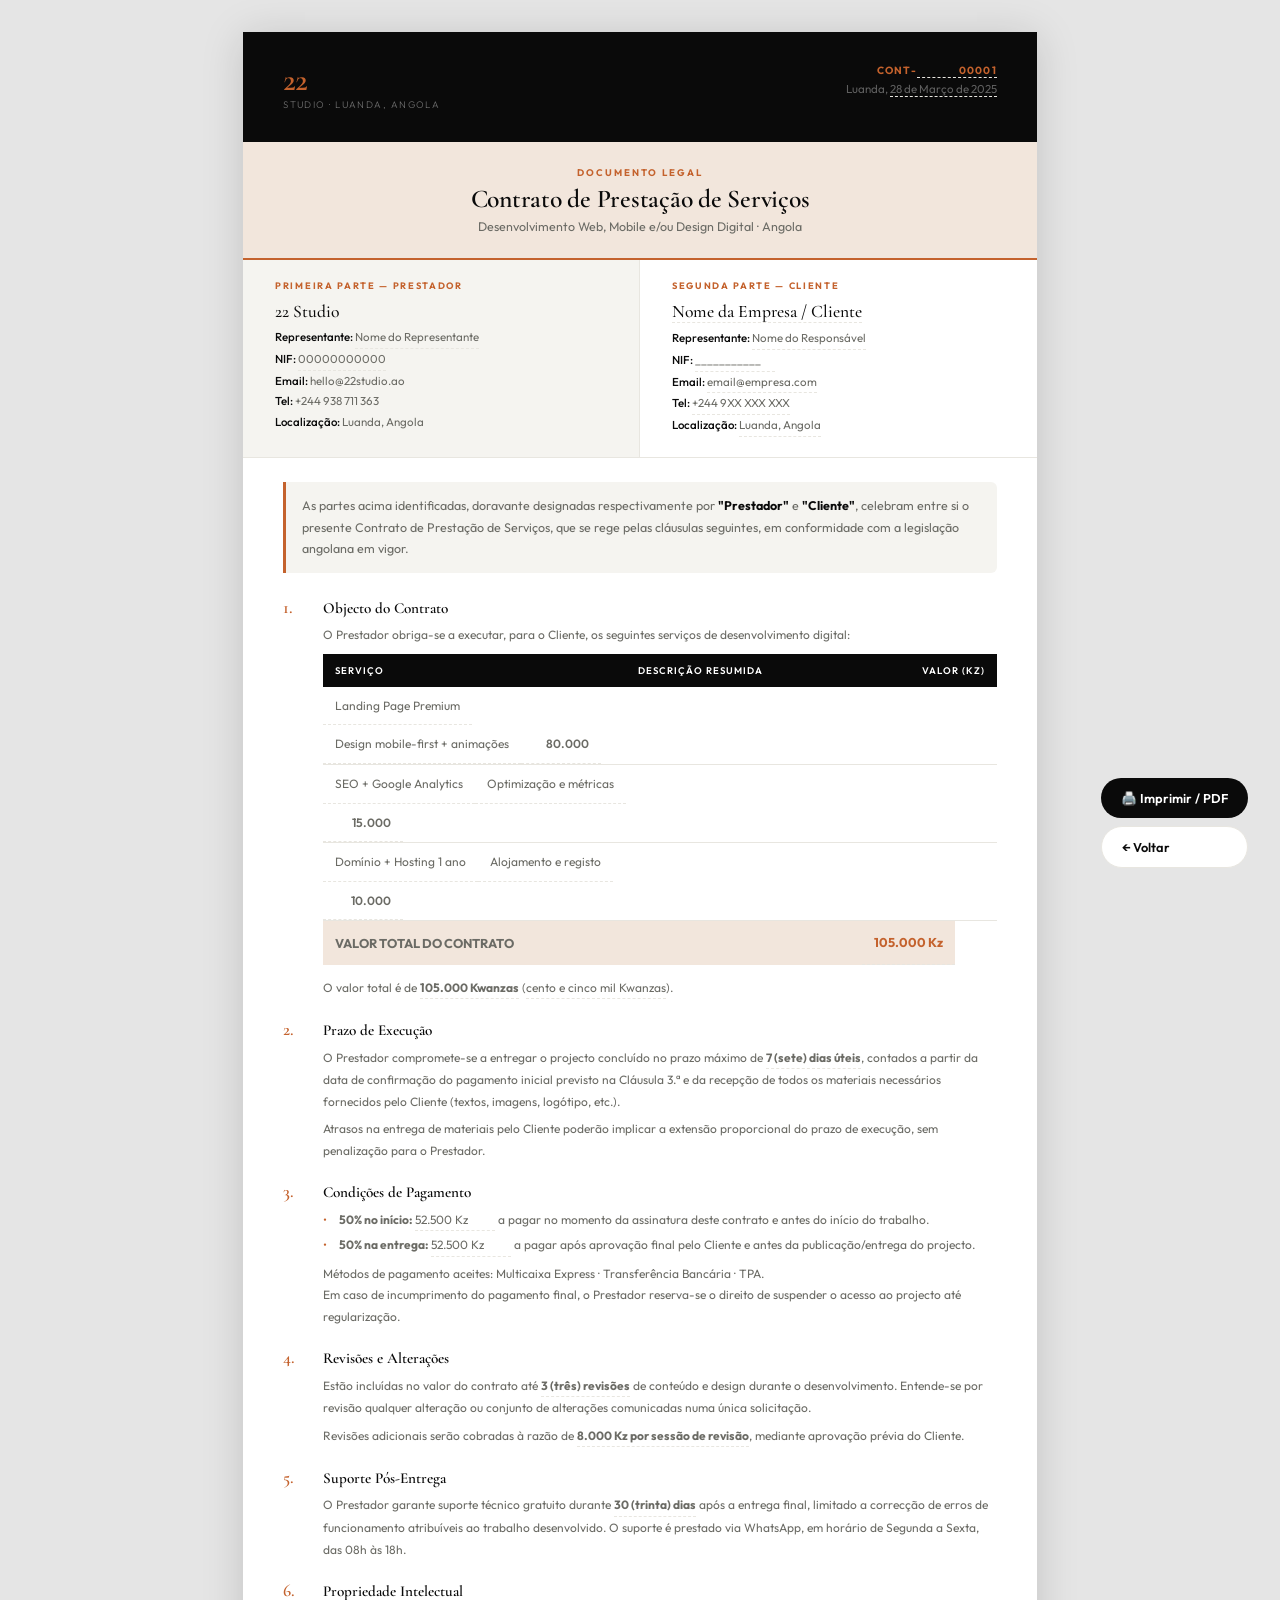
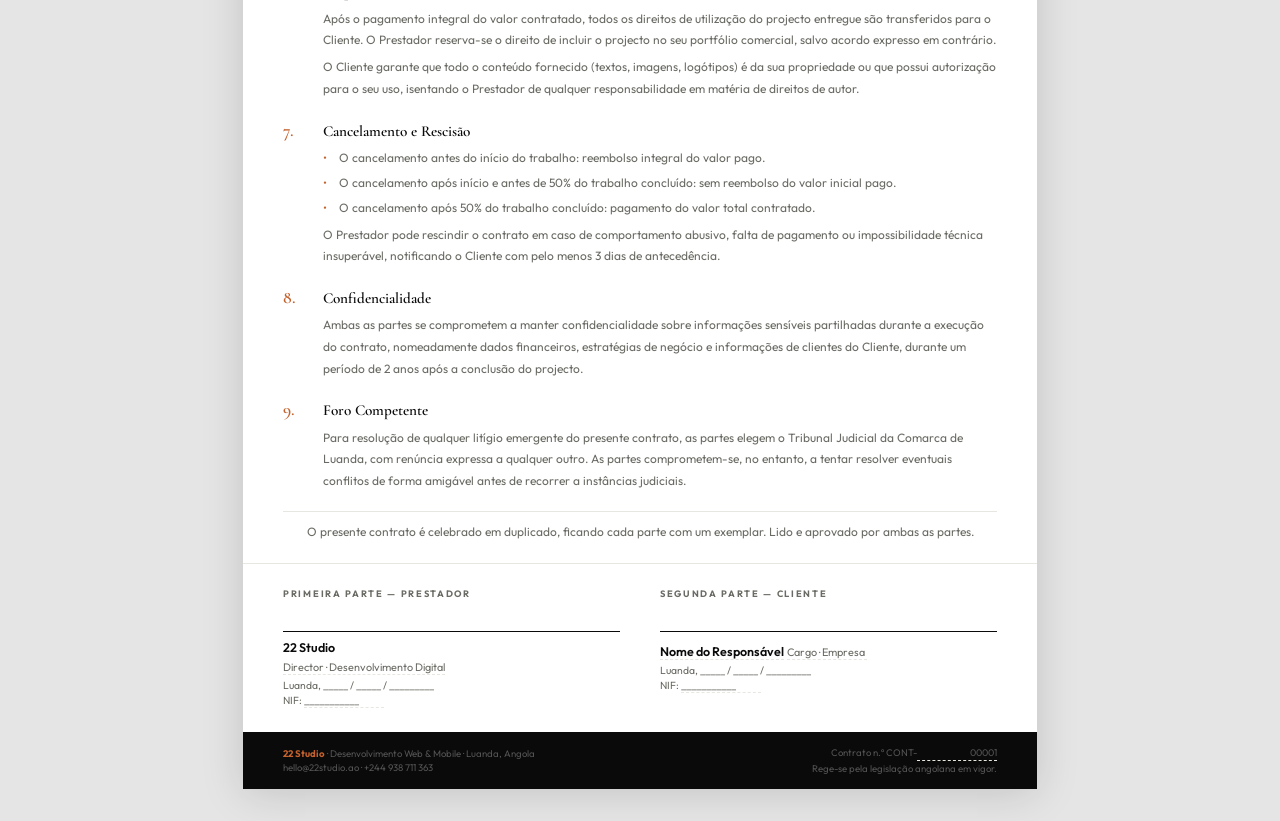
<file: contrato/contrato.html>
<!DOCTYPE html>
<html lang="pt">
<head>
  <meta charset="UTF-8" />
  <meta name="viewport" content="width=device-width, initial-scale=1.0" />
  <title>Contrato de Prestação de Serviços — 22 Studio</title>
  <link href="https://fonts.googleapis.com/css2?family=Cormorant+Garamond:ital,wght@0,300;0,400;0,600;1,400&family=Outfit:wght@300;400;500;600&display=swap" rel="stylesheet" />

  <style>
    /* ════════════════════════════════════════
       CONTRATO DE PRESTAÇÃO DE SERVIÇOS
       22 STUDIO — Template Legal
       Versão: 1.0 · Luanda, Angola
    ════════════════════════════════════════ */
    :root {
      --preto:     #0A0A0A;
      --branco:    #FAFAF8;
      --creme:     #F2EDE4;
      --terracota: #C4622D;
      --tc-cl:     #F2E6DC;
      --cinza:     #6B6B65;
      --cinza-200: #E8E6E0;
      --cinza-100: #F5F4F0;
      --f-display: 'Cormorant Garamond', Georgia, serif;
      --f-body:    'Outfit', sans-serif;
    }

    *, *::before, *::after { box-sizing: border-box; margin: 0; padding: 0; }
    html { font-size: 16px; }
    body {
      font-family: var(--f-body);
      background: #E5E5E5;
      color: var(--preto);
      -webkit-font-smoothing: antialiased;
    }

    /* Barra de controlos (ecrã) */
    .controls {
      position: fixed;
      bottom: 2rem;
      right: 2rem;
      display: flex;
      flex-direction: column;
      gap: 0.5rem;
      z-index: 100;
    }
    .ctrl-btn {
      display: flex;
      align-items: center;
      gap: 0.5rem;
      padding: 0.75rem 1.25rem;
      border-radius: 100px;
      font-family: var(--f-body);
      font-size: 0.8rem;
      font-weight: 600;
      cursor: pointer;
      border: none;
      transition: all 0.2s;
    }
    .ctrl-print { background: var(--preto); color: white; }
    .ctrl-print:hover { background: var(--terracota); }
    .ctrl-back { background: white; color: var(--preto); border: 1.5px solid var(--cinza-200); }
    .ctrl-back:hover { border-color: var(--preto); }

    /* ════════════════════════════════════════
       PÁGINA A4
    ════════════════════════════════════════ */
    .page {
      width: 210mm;
      min-height: 297mm;
      background: white;
      margin: 2rem auto;
      padding: 0;
      box-shadow: 0 4px 40px rgba(0,0,0,0.15);
      overflow: hidden;
    }

    /* ════════════════════════════════════════
       CABEÇALHO DO CONTRATO
    ════════════════════════════════════════ */
    .cont-header {
      background: var(--preto);
      padding: 2rem 2.5rem;
      display: flex;
      justify-content: space-between;
      align-items: flex-start;
    }
    .logo-num {
      font-family: var(--f-display);
      font-size: 2rem;
      font-weight: 600;
      color: var(--terracota);
      letter-spacing: -0.05em;
      line-height: 1;
    }
    .logo-sub {
      font-size: 0.6rem;
      font-weight: 300;
      letter-spacing: 0.15em;
      text-transform: uppercase;
      color: rgba(255,255,255,0.4);
      margin-top: 0.1rem;
    }
    .cont-ref { text-align: right; }
    .cont-ref-num {
      font-size: 0.65rem;
      font-weight: 700;
      letter-spacing: 0.12em;
      text-transform: uppercase;
      color: var(--terracota);
    }
    .cont-ref-date {
      font-size: 0.72rem;
      color: rgba(255,255,255,0.35);
      margin-top: 0.2rem;
    }

    /* Título do contrato */
    .cont-title-block {
      background: var(--tc-cl);
      padding: 1.5rem 2.5rem;
      border-bottom: 2px solid var(--terracota);
      text-align: center;
    }
    .cont-tipo {
      font-size: 0.6rem;
      font-weight: 700;
      letter-spacing: 0.2em;
      text-transform: uppercase;
      color: var(--terracota);
      margin-bottom: 0.35rem;
    }
    .cont-titulo {
      font-family: var(--f-display);
      font-size: 1.6rem;
      font-weight: 600;
      letter-spacing: -0.01em;
    }
    .cont-subtitulo {
      font-size: 0.78rem;
      color: var(--cinza);
      margin-top: 0.3rem;
    }

    /* ════════════════════════════════════════
       PARTES CONTRATANTES
    ════════════════════════════════════════ */
    .partes-section {
      display: grid;
      grid-template-columns: 1fr 1fr;
      border-bottom: 1px solid var(--cinza-200);
    }
    .parte-bloco {
      padding: 1.25rem 2rem;
    }
    .parte-bloco:first-child {
      border-right: 1px solid var(--cinza-200);
      background: var(--cinza-100);
    }
    .parte-tag {
      font-size: 0.58rem;
      font-weight: 700;
      letter-spacing: 0.18em;
      text-transform: uppercase;
      color: var(--terracota);
      margin-bottom: 0.6rem;
    }
    .parte-nome {
      font-family: var(--f-display);
      font-size: 1.1rem;
      font-weight: 500;
      margin-bottom: 0.35rem;
    }
    .parte-detalhe {
      font-size: 0.72rem;
      color: var(--cinza);
      line-height: 1.8;
    }
    .parte-detalhe strong { color: var(--preto); font-weight: 500; }

    /* ════════════════════════════════════════
       CORPO DO CONTRATO — CLÁUSULAS
    ════════════════════════════════════════ */
    .cont-body {
      padding: 1.5rem 2.5rem;
    }

    /* Preâmbulo */
    .preambulo {
      background: var(--cinza-100);
      border-left: 3px solid var(--terracota);
      border-radius: 0 6px 6px 0;
      padding: 0.85rem 1rem;
      font-size: 0.78rem;
      color: var(--cinza);
      line-height: 1.7;
      margin-bottom: 1.5rem;
    }
    .preambulo strong { color: var(--preto); }

    /* Cláusula */
    .clausula {
      margin-bottom: 1.25rem;
    }
    .cl-titulo {
      font-family: var(--f-display);
      font-size: 0.95rem;
      font-weight: 600;
      margin-bottom: 0.4rem;
      color: var(--preto);
      display: flex;
      align-items: baseline;
      gap: 0.5rem;
    }
    .cl-num {
      font-family: var(--f-display);
      font-size: 1.1rem;
      font-weight: 600;
      color: var(--terracota);
      min-width: 2rem;
    }
    .cl-corpo {
      font-size: 0.75rem;
      color: var(--cinza);
      line-height: 1.8;
      padding-left: 2.5rem;
    }
    .cl-corpo p { margin-bottom: 0.35rem; }
    .cl-corpo ul {
      list-style: none;
      margin: 0.35rem 0;
    }
    .cl-corpo ul li {
      padding-left: 1rem;
      position: relative;
      margin-bottom: 0.2rem;
    }
    .cl-corpo ul li::before {
      content: '•';
      position: absolute;
      left: 0;
      color: var(--terracota);
    }

    /* Campo editável */
    [contenteditable="true"] {
      outline: none;
      border-bottom: 1px dashed var(--cinza-200);
      min-width: 80px;
      display: inline-block;
    }
    [contenteditable="true"]:focus {
      border-bottom-color: var(--terracota);
      background: rgba(196,98,45,0.04);
    }

    /* ════════════════════════════════════════
       TABELA DE VALORES DO CONTRATO
    ════════════════════════════════════════ */
    table.cont-tabela {
      width: 100%;
      border-collapse: collapse;
      font-size: 0.75rem;
      margin: 0.5rem 0 0.75rem;
    }
    table.cont-tabela thead tr { background: var(--preto); color: white; }
    table.cont-tabela thead th {
      padding: 0.5rem 0.75rem;
      font-size: 0.6rem;
      font-weight: 600;
      letter-spacing: 0.1em;
      text-transform: uppercase;
      text-align: left;
    }
    table.cont-tabela thead th:last-child { text-align: right; }
    table.cont-tabela tbody tr { border-bottom: 1px solid var(--cinza-200); }
    table.cont-tabela tbody td { padding: 0.5rem 0.75rem; }
    table.cont-tabela tbody td:last-child { text-align: right; font-weight: 600; }
    table.cont-tabela tfoot td {
      padding: 0.6rem 0.75rem;
      font-weight: 700;
      font-size: 0.8rem;
      background: var(--tc-cl);
    }
    table.cont-tabela tfoot td:last-child { color: var(--terracota); text-align: right; }

    /* ════════════════════════════════════════
       ASSINATURAS E DATA
    ════════════════════════════════════════ */
    .assinaturas {
      border-top: 1px solid var(--cinza-200);
      padding: 1.5rem 2.5rem;
      display: grid;
      grid-template-columns: 1fr 1fr;
      gap: 2.5rem;
    }
    .ass-bloco {}
    .ass-tag {
      font-size: 0.58rem;
      font-weight: 700;
      letter-spacing: 0.18em;
      text-transform: uppercase;
      color: var(--cinza);
      margin-bottom: 2rem;
    }
    .ass-linha {
      border-top: 1px solid var(--preto);
      padding-top: 0.5rem;
    }
    .ass-nome { font-size: 0.78rem; font-weight: 600; }
    .ass-cargo { font-size: 0.68rem; color: var(--cinza); }
    .ass-data { font-size: 0.65rem; color: var(--cinza); margin-top: 0.25rem; }
    .ass-nuit { font-size: 0.65rem; color: var(--cinza); margin-top: 0.1rem; }

    /* ════════════════════════════════════════
       RODAPÉ
    ════════════════════════════════════════ */
    .cont-footer {
      background: var(--preto);
      padding: 0.85rem 2.5rem;
      display: flex;
      justify-content: space-between;
      align-items: center;
    }
    .footer-txt {
      font-size: 0.6rem;
      color: rgba(255,255,255,0.3);
      line-height: 1.5;
    }
    .footer-txt strong { color: var(--terracota); }

    /* ════════════════════════════════════════
       RESPONSIVE — Ecrã
    ════════════════════════════════════════ */
    @media (max-width: 860px) {
      .page {
        width: 96vw;
        min-height: auto;
        margin: 1rem auto;
        box-shadow: 0 2px 20px rgba(0,0,0,0.1);
      }
      .cont-header { padding: 1.25rem 1rem; flex-direction: column; gap: 0.5rem; }
      .cont-ref { text-align: left; }
      .cont-title-block { padding: 1.25rem 1rem; }
      .cont-titulo { font-size: 1.25rem; }
      .partes-section { grid-template-columns: 1fr; }
      .parte-bloco:first-child { border-right: none; border-bottom: 1px solid var(--cinza-200); }
      .parte-bloco { padding: 1rem 1.25rem; }
      .cont-body { padding: 1rem 1.25rem; }
      .cl-num { min-width: 1.5rem; font-size: 0.9rem; }
      .cl-corpo { padding-left: 0; font-size: 0.72rem; }
      .cl-titulo { font-size: 0.88rem; }
      table.cont-tabela { font-size: 0.7rem; }
      table.cont-tabela thead th:nth-child(2) { display: none; }
      table.cont-tabela tbody td:nth-child(2) { display: none; }
      .assinaturas { padding: 1.25rem 1.5rem; grid-template-columns: 1fr; gap: 2rem; }
      .cont-footer { padding: 0.75rem 1.25rem; flex-direction: column; gap: 0.5rem; text-align: center; }
      .controls { bottom: 1rem; right: 1rem; }
    }

    @media (max-width: 480px) {
      .cont-header { padding: 1rem 0.75rem; }
      .logo-num { font-size: 1.5rem; }
      .cont-title-block { padding: 1rem 0.75rem; }
      .cont-titulo { font-size: 1.1rem; }
      .parte-bloco { padding: 0.85rem 1rem; }
      .parte-nome { font-size: 1rem; }
      .cont-body { padding: 0.85rem 1rem; }
      .cl-titulo { font-size: 0.8rem; }
      .cl-corpo { font-size: 0.68rem; }
      table.cont-tabela { font-size: 0.65rem; display: block; overflow-x: auto; }
      table.cont-tabela thead th { padding: 0.4rem 0.5rem; font-size: 0.5rem; }
      table.cont-tabela tbody td { padding: 0.4rem 0.5rem; }
      table.cont-tabela tfoot td { padding: 0.5rem; }
      .assinaturas { padding: 1rem; }
      .cont-footer { padding: 0.6rem 1rem; }
    }

    /* ════════════════════════════════════════
       PRINT
    ════════════════════════════════════════ */
    @media print {
      body { background: white; }
      .controls { display: none !important; }
      .page { width: 100%; margin: 0; box-shadow: none; }
      [contenteditable="true"] { border-bottom: none; }
      @page { margin: 0; size: A4; }
    }
  </style>
</head>
<body>

  <!-- Controlos -->
  <div class="controls">
    <button class="ctrl-btn ctrl-print" onclick="window.print()">🖨️ Imprimir / PDF</button>
    <button class="ctrl-btn ctrl-back" onclick="window.history.back()">← Voltar</button>
  </div>

  <!-- ══════ PÁGINA A4 ══════ -->
  <div class="page">

    <!-- CABEÇALHO -->
    <div class="cont-header">
      <div>
        <div class="logo-num">22</div>
        <div class="logo-sub">Studio · Luanda, Angola</div>
      </div>
      <div class="cont-ref">
        <div class="cont-ref-num">CONT-<span contenteditable="true">00001</span></div>
        <div class="cont-ref-date">Luanda, <span contenteditable="true">28 de Março de 2025</span></div>
      </div>
    </div>

    <!-- TÍTULO DO CONTRATO -->
    <div class="cont-title-block">
      <p class="cont-tipo">Documento Legal</p>
      <h1 class="cont-titulo">Contrato de Prestação de Serviços</h1>
      <p class="cont-subtitulo">Desenvolvimento Web, Mobile e/ou Design Digital · Angola</p>
    </div>

    <!-- PARTES CONTRATANTES -->
    <div class="partes-section">
      <div class="parte-bloco">
        <p class="parte-tag">Primeira Parte — Prestador</p>
        <p class="parte-nome">22 Studio</p>
        <div class="parte-detalhe">
          <strong>Representante:</strong> <span contenteditable="true">Nome do Representante</span><br>
          <strong>NIF:</strong> <span contenteditable="true">00000000000</span><br>
          <strong>Email:</strong> hello@22studio.ao<br>
          <strong>Tel:</strong> +244 938 711 363<br>
          <strong>Localização:</strong> Luanda, Angola
        </div>
      </div>
      <div class="parte-bloco">
        <p class="parte-tag">Segunda Parte — Cliente</p>
        <p class="parte-nome" contenteditable="true">Nome da Empresa / Cliente</p>
        <div class="parte-detalhe">
          <strong>Representante:</strong> <span contenteditable="true">Nome do Responsável</span><br>
          <strong>NIF:</strong> <span contenteditable="true">___________</span><br>
          <strong>Email:</strong> <span contenteditable="true">email@empresa.com</span><br>
          <strong>Tel:</strong> <span contenteditable="true">+244 9XX XXX XXX</span><br>
          <strong>Localização:</strong> <span contenteditable="true">Luanda, Angola</span>
        </div>
      </div>
    </div>

    <!-- CORPO DO CONTRATO -->
    <div class="cont-body">

      <!-- Preâmbulo -->
      <div class="preambulo">
        As partes acima identificadas, doravante designadas respectivamente por <strong>"Prestador"</strong> e <strong>"Cliente"</strong>, celebram entre si o presente Contrato de Prestação de Serviços, que se rege pelas cláusulas seguintes, em conformidade com a legislação angolana em vigor.
      </div>

      <!-- Cláusula 1 — Objecto -->
      <div class="clausula">
        <div class="cl-titulo">
          <span class="cl-num">1.</span>
          Objecto do Contrato
        </div>
        <div class="cl-corpo">
          <p>O Prestador obriga-se a executar, para o Cliente, os seguintes serviços de desenvolvimento digital:</p>
          <table class="cont-tabela">
            <thead>
              <tr>
                <th style="width:45%">Serviço</th>
                <th style="width:35%">Descrição resumida</th>
                <th style="width:20%">Valor (Kz)</th>
              </tr>
            </thead>
            <tbody>
              <tr>
                <td contenteditable="true">Landing Page Premium</td>
                <td contenteditable="true">Design mobile-first + animações</td>
                <td contenteditable="true">80.000</td>
              </tr>
              <tr>
                <td contenteditable="true">SEO + Google Analytics</td>
                <td contenteditable="true">Optimização e métricas</td>
                <td contenteditable="true">15.000</td>
              </tr>
              <tr>
                <td contenteditable="true">Domínio + Hosting 1 ano</td>
                <td contenteditable="true">Alojamento e registo</td>
                <td contenteditable="true">10.000</td>
              </tr>
            </tbody>
            <tfoot>
              <tr>
                <td colspan="2">VALOR TOTAL DO CONTRATO</td>
                <td contenteditable="true">105.000 Kz</td>
              </tr>
            </tfoot>
          </table>
          <p>O valor total é de <strong contenteditable="true">105.000 Kwanzas</strong> (<span contenteditable="true">cento e cinco mil Kwanzas</span>).</p>
        </div>
      </div>

      <!-- Cláusula 2 — Prazo -->
      <div class="clausula">
        <div class="cl-titulo"><span class="cl-num">2.</span> Prazo de Execução</div>
        <div class="cl-corpo">
          <p>O Prestador compromete-se a entregar o projecto concluído no prazo máximo de <strong contenteditable="true">7 (sete) dias úteis</strong>, contados a partir da data de confirmação do pagamento inicial previsto na Cláusula 3.ª e da recepção de todos os materiais necessários fornecidos pelo Cliente (textos, imagens, logótipo, etc.).</p>
          <p>Atrasos na entrega de materiais pelo Cliente poderão implicar a extensão proporcional do prazo de execução, sem penalização para o Prestador.</p>
        </div>
      </div>

      <!-- Cláusula 3 — Pagamento -->
      <div class="clausula">
        <div class="cl-titulo"><span class="cl-num">3.</span> Condições de Pagamento</div>
        <div class="cl-corpo">
          <ul>
            <li><strong>50% no início:</strong> <span contenteditable="true">52.500 Kz</span> a pagar no momento da assinatura deste contrato e antes do início do trabalho.</li>
            <li><strong>50% na entrega:</strong> <span contenteditable="true">52.500 Kz</span> a pagar após aprovação final pelo Cliente e antes da publicação/entrega do projecto.</li>
          </ul>
          <p>Métodos de pagamento aceites: Multicaixa Express · Transferência Bancária · TPA.<br>
          Em caso de incumprimento do pagamento final, o Prestador reserva-se o direito de suspender o acesso ao projecto até regularização.</p>
        </div>
      </div>

      <!-- Cláusula 4 — Revisões -->
      <div class="clausula">
        <div class="cl-titulo"><span class="cl-num">4.</span> Revisões e Alterações</div>
        <div class="cl-corpo">
          <p>Estão incluídas no valor do contrato até <strong contenteditable="true">3 (três) revisões</strong> de conteúdo e design durante o desenvolvimento. Entende-se por revisão qualquer alteração ou conjunto de alterações comunicadas numa única solicitação.</p>
          <p>Revisões adicionais serão cobradas à razão de <strong contenteditable="true">8.000 Kz por sessão de revisão</strong>, mediante aprovação prévia do Cliente.</p>
        </div>
      </div>

      <!-- Cláusula 5 — Suporte pós-entrega -->
      <div class="clausula">
        <div class="cl-titulo"><span class="cl-num">5.</span> Suporte Pós-Entrega</div>
        <div class="cl-corpo">
          <p>O Prestador garante suporte técnico gratuito durante <strong contenteditable="true">30 (trinta) dias</strong> após a entrega final, limitado a correcção de erros de funcionamento atribuíveis ao trabalho desenvolvido. O suporte é prestado via WhatsApp, em horário de Segunda a Sexta, das 08h às 18h.</p>
        </div>
      </div>

      <!-- Cláusula 6 — Propriedade intelectual -->
      <div class="clausula">
        <div class="cl-titulo"><span class="cl-num">6.</span> Propriedade Intelectual</div>
        <div class="cl-corpo">
          <p>Após o pagamento integral do valor contratado, todos os direitos de utilização do projecto entregue são transferidos para o Cliente. O Prestador reserva-se o direito de incluir o projecto no seu portfólio comercial, salvo acordo expresso em contrário.</p>
          <p>O Cliente garante que todo o conteúdo fornecido (textos, imagens, logótipos) é da sua propriedade ou que possui autorização para o seu uso, isentando o Prestador de qualquer responsabilidade em matéria de direitos de autor.</p>
        </div>
      </div>

      <!-- Cláusula 7 — Cancelamento -->
      <div class="clausula">
        <div class="cl-titulo"><span class="cl-num">7.</span> Cancelamento e Rescisão</div>
        <div class="cl-corpo">
          <ul>
            <li>O cancelamento antes do início do trabalho: reembolso integral do valor pago.</li>
            <li>O cancelamento após início e antes de 50% do trabalho concluído: sem reembolso do valor inicial pago.</li>
            <li>O cancelamento após 50% do trabalho concluído: pagamento do valor total contratado.</li>
          </ul>
          <p>O Prestador pode rescindir o contrato em caso de comportamento abusivo, falta de pagamento ou impossibilidade técnica insuperável, notificando o Cliente com pelo menos 3 dias de antecedência.</p>
        </div>
      </div>

      <!-- Cláusula 8 — Confidencialidade -->
      <div class="clausula">
        <div class="cl-titulo"><span class="cl-num">8.</span> Confidencialidade</div>
        <div class="cl-corpo">
          <p>Ambas as partes se comprometem a manter confidencialidade sobre informações sensíveis partilhadas durante a execução do contrato, nomeadamente dados financeiros, estratégias de negócio e informações de clientes do Cliente, durante um período de 2 anos após a conclusão do projecto.</p>
        </div>
      </div>

      <!-- Cláusula 9 — Foro -->
      <div class="clausula">
        <div class="cl-titulo"><span class="cl-num">9.</span> Foro Competente</div>
        <div class="cl-corpo">
          <p>Para resolução de qualquer litígio emergente do presente contrato, as partes elegem o Tribunal Judicial da Comarca de Luanda, com renúncia expressa a qualquer outro. As partes comprometem-se, no entanto, a tentar resolver eventuais conflitos de forma amigável antes de recorrer a instâncias judiciais.</p>
        </div>
      </div>

      <p style="font-size:0.75rem;color:var(--cinza);text-align:center;margin-top:0.5rem;padding-top:0.75rem;border-top:1px solid var(--cinza-200)">
        O presente contrato é celebrado em duplicado, ficando cada parte com um exemplar. Lido e aprovado por ambas as partes.
      </p>

    </div>

    <!-- ASSINATURAS -->
    <div class="assinaturas">
      <div class="ass-bloco">
        <p class="ass-tag">Primeira Parte — Prestador</p>
        <div class="ass-linha">
          <div class="ass-nome">22 Studio</div>
          <div class="ass-cargo" contenteditable="true">Director · Desenvolvimento Digital</div>
          <div class="ass-data">Luanda, _____ / _____ / _________</div>
          <div class="ass-nuit">NIF: <span contenteditable="true">___________</span></div>
        </div>
      </div>
      <div class="ass-bloco">
        <p class="ass-tag">Segunda Parte — Cliente</p>
        <div class="ass-linha">
          <div class="ass-nome" contenteditable="true">Nome do Responsável</div>
          <div class="ass-cargo" contenteditable="true">Cargo · Empresa</div>
          <div class="ass-data">Luanda, _____ / _____ / _________</div>
          <div class="ass-nuit">NIF: <span contenteditable="true">___________</span></div>
        </div>
      </div>
    </div>

    <!-- RODAPÉ -->
    <div class="cont-footer">
      <div class="footer-txt">
        <strong>22 Studio</strong> · Desenvolvimento Web & Mobile · Luanda, Angola<br>
        hello@22studio.ao · +244 938 711 363
      </div>
      <div class="footer-txt" style="text-align:right">
        Contrato n.º CONT-<span contenteditable="true">00001</span><br>
        Rege-se pela legislação angolana em vigor.
      </div>
    </div>

  </div><!-- /page -->

</body>
</html>
</file>
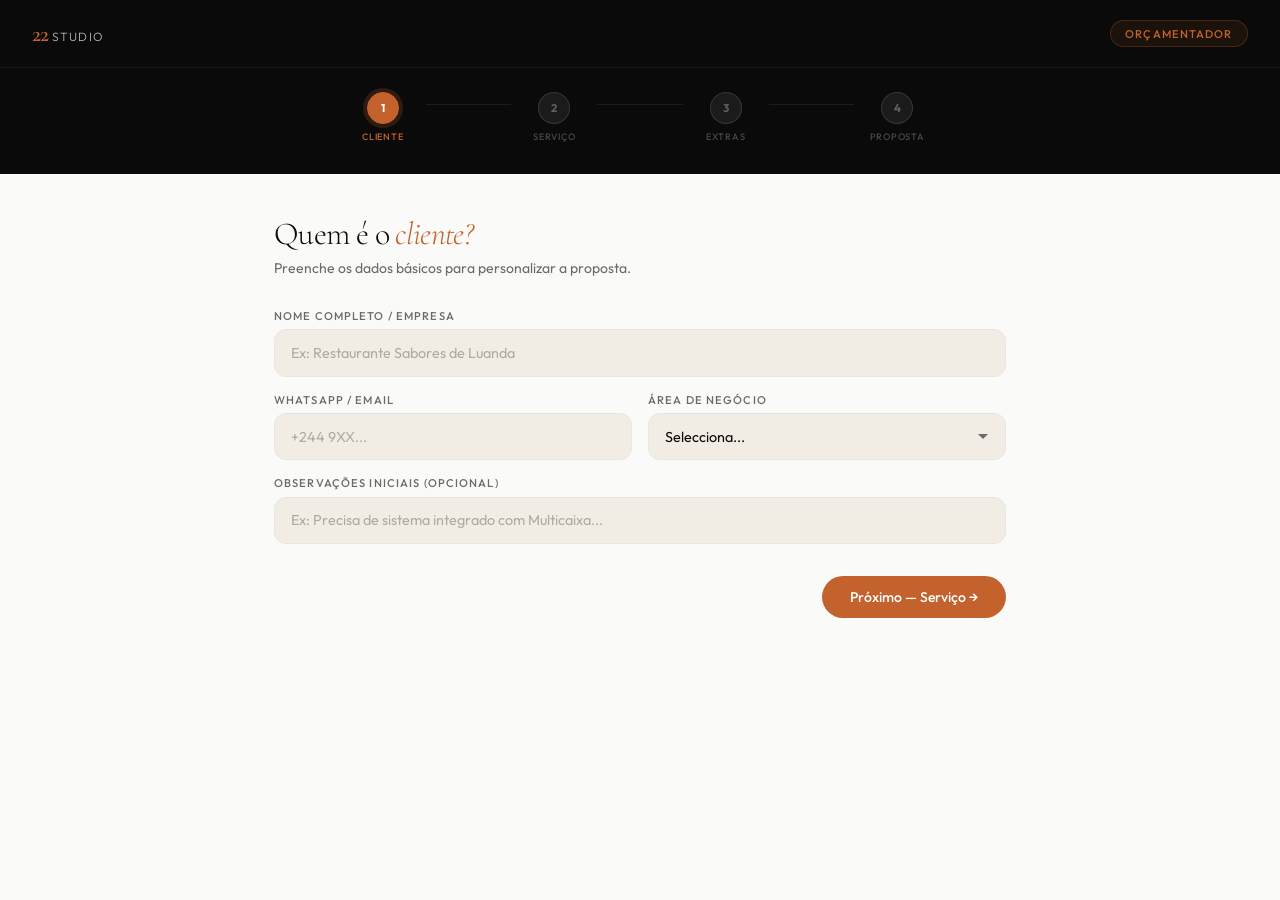
<file: orcamentador/orcamentador.html>
<!DOCTYPE html>
<html lang="pt">
<head>
  <meta charset="UTF-8" />
  <meta name="viewport" content="width=device-width, initial-scale=1.0" />
  <title>Orçamentador — 22 Studio</title>
  <link rel="preconnect" href="https://fonts.googleapis.com" />
  <link rel="preconnect" href="https://fonts.gstatic.com" crossorigin />
  <link href="https://fonts.googleapis.com/css2?family=Cormorant+Garamond:ital,wght@0,300;0,400;0,600;1,400&family=Outfit:wght@300;400;500;600&display=swap" rel="stylesheet" />

  <style>
    /* ════════════════════════════════════════
       TOKENS DE DESIGN — 22 STUDIO
    ════════════════════════════════════════ */
    :root {
      --preto:       #0A0A0A;
      --preto-soft:  #111111;
      --branco:      #FAFAF8;
      --creme:       #F2EDE4;
      --terracota:   #C4622D;
      --terracota-h: #a8521f;
      --terracota-cl:#F2E6DC;
      --cinza-200:   #E8E6E0;
      --cinza-400:   #AEABA0;
      --cinza-600:   #6B6B65;
      --ouro:        #C9A84C;
      --verde:       #2D6B4E;
      --verde-cl:    #D4EAE0;
      --f-display:   'Cormorant Garamond', Georgia, serif;
      --f-body:      'Outfit', sans-serif;
      --ease:        cubic-bezier(0.25, 0.46, 0.45, 0.94);
      --radius:      12px;
    }

    *, *::before, *::after { box-sizing: border-box; margin: 0; padding: 0; }
    html { font-size: 16px; scroll-behavior: smooth; }
    body {
      font-family: var(--f-body);
      background: var(--branco);
      color: var(--preto);
      min-height: 100vh;
      -webkit-font-smoothing: antialiased;
    }
    a { color: inherit; text-decoration: none; }
    ul { list-style: none; }
    button { cursor: pointer; border: none; font-family: inherit; }
    :focus-visible { outline: 2px solid var(--terracota); outline-offset: 3px; }

    /* ════════════════════════════════════════
       HEADER
    ════════════════════════════════════════ */
    .header {
      background: var(--preto);
      padding: 1.25rem 2rem;
      display: flex;
      align-items: center;
      justify-content: space-between;
      border-bottom: 1px solid rgba(255,255,255,0.07);
    }
    .logo {
      display: flex;
      align-items: baseline;
      gap: 0.25rem;
    }
    .logo-num {
      font-family: var(--f-display);
      font-size: 1.4rem;
      font-weight: 600;
      color: var(--terracota);
      letter-spacing: -0.05em;
    }
    .logo-text {
      font-size: 0.75rem;
      font-weight: 300;
      letter-spacing: 0.1em;
      text-transform: uppercase;
      color: rgba(255,255,255,0.7);
    }
    .header-tag {
      font-size: 0.7rem;
      font-weight: 500;
      letter-spacing: 0.1em;
      text-transform: uppercase;
      color: var(--terracota);
      background: rgba(196,98,45,0.1);
      border: 1px solid rgba(196,98,45,0.25);
      padding: 0.35rem 0.9rem;
      border-radius: 100px;
    }

    /* ════════════════════════════════════════
       PROGRESSO
    ════════════════════════════════════════ */
    .progress-wrap {
      background: var(--preto);
      padding: 1.5rem 2rem 2rem;
    }
    .progress-steps {
      display: flex;
      align-items: center;
      gap: 0;
      max-width: 600px;
      margin: 0 auto;
    }
    .step-dot {
      display: flex;
      flex-direction: column;
      align-items: center;
      gap: 0.4rem;
      position: relative;
      flex: 1;
    }
    .step-circle {
      width: 32px;
      height: 32px;
      border-radius: 50%;
      display: flex;
      align-items: center;
      justify-content: center;
      font-size: 0.7rem;
      font-weight: 700;
      background: rgba(255,255,255,0.07);
      border: 1.5px solid rgba(255,255,255,0.12);
      color: rgba(255,255,255,0.3);
      transition: all 0.4s var(--ease);
      position: relative;
      z-index: 2;
    }
    .step-dot.active .step-circle {
      background: var(--terracota);
      border-color: var(--terracota);
      color: white;
      box-shadow: 0 0 0 4px rgba(196,98,45,0.2);
    }
    .step-dot.done .step-circle {
      background: var(--verde);
      border-color: var(--verde);
      color: white;
    }
    .step-label {
      font-size: 0.58rem;
      font-weight: 500;
      letter-spacing: 0.08em;
      text-transform: uppercase;
      color: rgba(255,255,255,0.25);
      white-space: nowrap;
      transition: color 0.3s;
    }
    .step-dot.active .step-label { color: var(--terracota); }
    .step-dot.done .step-label { color: rgba(255,255,255,0.5); }
    .step-line {
      flex: 1;
      height: 1px;
      background: rgba(255,255,255,0.08);
      margin-bottom: 1.4rem;
      transition: background 0.4s;
      position: relative;
      top: -1px;
    }
    .step-line.done { background: var(--verde); }
    .step-line.active { background: var(--terracota); }

    /* ════════════════════════════════════════
       CONTAINER PRINCIPAL
    ════════════════════════════════════════ */
    .main {
      max-width: 780px;
      margin: 0 auto;
      padding: 2.5rem 1.5rem 4rem;
    }

    /* ════════════════════════════════════════
       PASSOS (steps)
    ════════════════════════════════════════ */
    .step-panel {
      display: none;
      animation: fadeIn 0.4s var(--ease);
    }
    .step-panel.active { display: block; }

    @keyframes fadeIn {
      from { opacity: 0; transform: translateY(16px); }
      to   { opacity: 1; transform: translateY(0); }
    }

    .step-title {
      font-family: var(--f-display);
      font-size: 2rem;
      font-weight: 300;
      margin-bottom: 0.4rem;
      letter-spacing: -0.02em;
    }
    .step-title em { font-style: italic; color: var(--terracota); }
    .step-sub {
      font-size: 0.875rem;
      color: var(--cinza-600);
      margin-bottom: 2rem;
    }

    /* ════════════════════════════════════════
       FORMULÁRIO
    ════════════════════════════════════════ */
    .form-grid {
      display: grid;
      grid-template-columns: 1fr 1fr;
      gap: 1rem;
    }
    .form-grid .span-2 { grid-column: span 2; }

    .form-group {
      display: flex;
      flex-direction: column;
      gap: 0.4rem;
    }
    .form-label {
      font-size: 0.7rem;
      font-weight: 500;
      letter-spacing: 0.1em;
      text-transform: uppercase;
      color: var(--cinza-600);
    }
    .form-input {
      width: 100%;
      padding: 0.85rem 1rem;
      background: var(--creme);
      border: 1.5px solid var(--cinza-200);
      border-radius: var(--radius);
      font-family: var(--f-body);
      font-size: 0.9rem;
      color: var(--preto);
      transition: border-color 0.2s, background 0.2s;
      -webkit-appearance: none;
    }
    .form-input::placeholder { color: var(--cinza-400); }
    .form-input:focus {
      outline: none;
      border-color: var(--terracota);
      background: white;
    }
    .form-select {
      background-image: url("data:image/svg+xml,%3Csvg xmlns='http://www.w3.org/2000/svg' width='12' height='12' viewBox='0 0 12 12'%3E%3Cpath fill='%236B6B65' d='M6 8L1 3h10z'/%3E%3C/svg%3E");
      background-repeat: no-repeat;
      background-position: right 1rem center;
      padding-right: 2.5rem;
      cursor: pointer;
    }

    /* ════════════════════════════════════════
       SELECÇÃO DE SERVIÇO (cards)
    ════════════════════════════════════════ */
    .service-cards {
      display: grid;
      grid-template-columns: 1fr 1fr;
      gap: 0.75rem;
      margin-bottom: 1.5rem;
    }
    .service-card {
      border: 2px solid var(--cinza-200);
      border-radius: var(--radius);
      padding: 1.25rem;
      cursor: pointer;
      transition: all 0.25s var(--ease);
      position: relative;
      background: white;
    }
    .service-card:hover {
      border-color: var(--terracota);
      background: var(--terracota-cl);
    }
    .service-card.selected {
      border-color: var(--terracota);
      background: var(--terracota-cl);
      box-shadow: 0 0 0 1px var(--terracota);
    }
    .service-card.selected .card-check {
      opacity: 1;
      transform: scale(1);
    }
    .card-check {
      position: absolute;
      top: 0.75rem;
      right: 0.75rem;
      width: 20px;
      height: 20px;
      background: var(--terracota);
      border-radius: 50%;
      display: flex;
      align-items: center;
      justify-content: center;
      opacity: 0;
      transform: scale(0.5);
      transition: all 0.25s var(--ease);
    }
    .card-check::after {
      content: '✓';
      color: white;
      font-size: 0.65rem;
      font-weight: 700;
    }
    .card-icon { font-size: 1.5rem; margin-bottom: 0.5rem; }
    .card-name {
      font-family: var(--f-display);
      font-size: 1.1rem;
      font-weight: 400;
      margin-bottom: 0.25rem;
    }
    .card-desc {
      font-size: 0.75rem;
      color: var(--cinza-600);
      line-height: 1.5;
    }
    .card-price {
      margin-top: 0.75rem;
      font-size: 0.8rem;
      font-weight: 600;
      color: var(--terracota);
    }

    /* ════════════════════════════════════════
       EXTRAS (checkboxes)
    ════════════════════════════════════════ */
    .extras-grid {
      display: grid;
      grid-template-columns: 1fr 1fr;
      gap: 0.6rem;
    }
    .extra-item {
      display: flex;
      align-items: center;
      gap: 0.75rem;
      padding: 0.85rem 1rem;
      border: 1.5px solid var(--cinza-200);
      border-radius: var(--radius);
      cursor: pointer;
      transition: all 0.2s;
      background: white;
      user-select: none;
    }
    .extra-item:hover { border-color: var(--terracota); }
    .extra-item.selected {
      border-color: var(--terracota);
      background: var(--terracota-cl);
    }
    .extra-checkbox {
      width: 18px;
      height: 18px;
      border: 2px solid var(--cinza-400);
      border-radius: 4px;
      display: flex;
      align-items: center;
      justify-content: center;
      flex-shrink: 0;
      transition: all 0.2s;
    }
    .extra-item.selected .extra-checkbox {
      background: var(--terracota);
      border-color: var(--terracota);
    }
    .extra-item.selected .extra-checkbox::after {
      content: '✓';
      color: white;
      font-size: 0.65rem;
      font-weight: 700;
    }
    .extra-info {}
    .extra-name {
      font-size: 0.82rem;
      font-weight: 500;
    }
    .extra-price {
      font-size: 0.7rem;
      color: var(--terracota);
      font-weight: 600;
    }

    /* ════════════════════════════════════════
       URGÊNCIA SELECTOR
    ════════════════════════════════════════ */
    .urgency-btns {
      display: flex;
      gap: 0.75rem;
      margin-top: 1.5rem;
    }
    .urgency-btn {
      flex: 1;
      padding: 1rem;
      border: 2px solid var(--cinza-200);
      border-radius: var(--radius);
      text-align: center;
      cursor: pointer;
      transition: all 0.25s;
      background: white;
      font-family: var(--f-body);
    }
    .urgency-btn:hover { border-color: var(--terracota); }
    .urgency-btn.selected {
      border-color: var(--terracota);
      background: var(--terracota-cl);
    }
    .ub-icon { font-size: 1.25rem; margin-bottom: 0.3rem; }
    .ub-name { font-size: 0.8rem; font-weight: 600; }
    .ub-desc { font-size: 0.68rem; color: var(--cinza-600); margin-top: 0.2rem; }
    .ub-mult { font-size: 0.7rem; color: var(--terracota); font-weight: 700; margin-top: 0.25rem; }

    /* ════════════════════════════════════════
       RESUMO DO ORÇAMENTO
    ════════════════════════════════════════ */
    .summary-card {
      background: var(--preto);
      border-radius: 16px;
      overflow: hidden;
      margin-bottom: 1.5rem;
    }
    .summary-header {
      padding: 1.5rem 1.75rem 1rem;
      border-bottom: 1px solid rgba(255,255,255,0.07);
    }
    .summary-label {
      font-size: 0.65rem;
      font-weight: 700;
      letter-spacing: 0.15em;
      text-transform: uppercase;
      color: var(--terracota);
      margin-bottom: 0.35rem;
    }
    .summary-client-name {
      font-family: var(--f-display);
      font-size: 1.5rem;
      font-weight: 300;
      color: white;
      letter-spacing: -0.02em;
    }
    .summary-ref {
      font-size: 0.7rem;
      color: rgba(255,255,255,0.3);
      margin-top: 0.25rem;
    }

    .summary-body { padding: 1.5rem 1.75rem; }

    .summary-row {
      display: flex;
      justify-content: space-between;
      align-items: center;
      padding: 0.6rem 0;
      border-bottom: 1px solid rgba(255,255,255,0.05);
    }
    .summary-row:last-child { border-bottom: none; }
    .row-label { font-size: 0.82rem; color: rgba(255,255,255,0.6); }
    .row-value { font-size: 0.82rem; color: white; font-weight: 500; text-align: right; }
    .row-value.highlight { color: var(--ouro); }

    .summary-extras {
      background: rgba(255,255,255,0.03);
      border-radius: 8px;
      padding: 0.75rem 1rem;
      margin: 0.75rem 0;
    }
    .extras-title {
      font-size: 0.65rem;
      font-weight: 700;
      letter-spacing: 0.1em;
      text-transform: uppercase;
      color: rgba(255,255,255,0.3);
      margin-bottom: 0.5rem;
    }
    .extra-row {
      display: flex;
      justify-content: space-between;
      font-size: 0.78rem;
      color: rgba(255,255,255,0.55);
      padding: 0.25rem 0;
    }
    .extra-row-price { color: var(--ouro); }

    .summary-total {
      background: rgba(196,98,45,0.08);
      border: 1px solid rgba(196,98,45,0.2);
      border-radius: var(--radius);
      padding: 1.25rem 1.75rem;
      display: flex;
      justify-content: space-between;
      align-items: center;
    }
    .total-label {
      font-size: 0.7rem;
      font-weight: 700;
      letter-spacing: 0.12em;
      text-transform: uppercase;
      color: rgba(255,255,255,0.5);
    }
    .total-amount {
      font-family: var(--f-display);
      font-size: 2rem;
      font-weight: 600;
      color: var(--terracota);
      letter-spacing: -0.03em;
    }
    .total-usd {
      font-size: 0.75rem;
      color: rgba(255,255,255,0.3);
      margin-top: 0.15rem;
      text-align: right;
    }

    /* Validade e notas */
    .summary-footer {
      padding: 1rem 1.75rem 1.5rem;
      border-top: 1px solid rgba(255,255,255,0.07);
    }
    .summary-note {
      font-size: 0.72rem;
      color: rgba(255,255,255,0.3);
      line-height: 1.6;
      margin-bottom: 0.4rem;
    }
    .summary-note strong { color: rgba(255,255,255,0.5); }

    /* ════════════════════════════════════════
       BOTÕES DE ACÇÃO
    ════════════════════════════════════════ */
    .action-grid {
      display: grid;
      grid-template-columns: 1fr 1fr 1fr;
      gap: 0.75rem;
      margin-bottom: 1rem;
    }
    .action-btn {
      display: flex;
      flex-direction: column;
      align-items: center;
      gap: 0.4rem;
      padding: 1rem 0.75rem;
      border-radius: var(--radius);
      font-family: var(--f-body);
      font-size: 0.78rem;
      font-weight: 600;
      cursor: pointer;
      transition: all 0.25s var(--ease);
      border: none;
    }
    .action-btn .btn-icon { font-size: 1.25rem; }

    .btn-whatsapp {
      background: #25D366;
      color: white;
    }
    .btn-whatsapp:hover {
      background: #1da851;
      transform: translateY(-2px);
      box-shadow: 0 8px 20px rgba(37,211,102,0.35);
    }
    .btn-print {
      background: var(--creme);
      color: var(--preto);
      border: 1.5px solid var(--cinza-200);
    }
    .btn-print:hover {
      background: var(--cinza-200);
      transform: translateY(-2px);
    }
    .btn-novo {
      background: var(--terracota);
      color: white;
    }
    .btn-novo:hover {
      background: var(--terracota-h);
      transform: translateY(-2px);
      box-shadow: 0 8px 20px rgba(196,98,45,0.35);
    }

    /* ════════════════════════════════════════
       NAVEGAÇÃO ENTRE PASSOS
    ════════════════════════════════════════ */
    .nav-btns {
      display: flex;
      gap: 0.75rem;
      margin-top: 2rem;
      justify-content: flex-end;
    }
    .btn-back, .btn-next {
      padding: 0.75rem 1.75rem;
      border-radius: 100px;
      font-family: var(--f-body);
      font-size: 0.875rem;
      font-weight: 500;
      transition: all 0.25s var(--ease);
      cursor: pointer;
      border: none;
    }
    .btn-back {
      background: transparent;
      color: var(--cinza-600);
      border: 1.5px solid var(--cinza-200);
    }
    .btn-back:hover { border-color: var(--cinza-400); color: var(--preto); }
    .btn-next {
      background: var(--terracota);
      color: white;
    }
    .btn-next:hover {
      background: var(--terracota-h);
      box-shadow: 0 4px 16px rgba(196,98,45,0.35);
    }
    .btn-next:disabled {
      background: var(--cinza-200);
      color: var(--cinza-400);
      cursor: not-allowed;
    }

    /* ════════════════════════════════════════
       SECTION DIVIDER
    ════════════════════════════════════════ */
    .divider {
      font-size: 0.65rem;
      font-weight: 700;
      letter-spacing: 0.15em;
      text-transform: uppercase;
      color: var(--cinza-400);
      margin: 1.75rem 0 0.75rem;
      display: flex;
      align-items: center;
      gap: 0.75rem;
    }
    .divider::after {
      content: '';
      flex: 1;
      height: 1px;
      background: var(--cinza-200);
    }

    /* ════════════════════════════════════════
       TOOLTIP DE PRAZO
    ════════════════════════════════════════ */
    .prazo-info {
      display: flex;
      align-items: center;
      gap: 0.5rem;
      font-size: 0.78rem;
      color: var(--verde);
      background: var(--verde-cl);
      border: 1px solid rgba(45,107,78,0.2);
      border-radius: 8px;
      padding: 0.6rem 1rem;
      margin-top: 1rem;
    }

    /* ════════════════════════════════════════
       PRINT STYLES
    ════════════════════════════════════════ */
    @media print {
      .header, .progress-wrap, .nav-btns, .action-grid { display: none; }
      .step-panel:not(.active) { display: none; }
      .step-panel.active { display: block !important; }
      body { background: white; }
      .summary-card { background: #0A0A0A !important; -webkit-print-color-adjust: exact; print-color-adjust: exact; }
      .action-grid { display: none !important; }
    }

    /* ════════════════════════════════════════
       RESPONSIVE
    ════════════════════════════════════════ */
    @media (max-width: 580px) {
      .form-grid { grid-template-columns: 1fr; }
      .form-grid .span-2 { grid-column: span 1; }
      .service-cards { grid-template-columns: 1fr; }
      .extras-grid { grid-template-columns: 1fr; }
      .action-grid { grid-template-columns: 1fr; }
      .urgency-btns { flex-direction: column; }
      .step-label { display: none; }
    }
  </style>
</head>
<body>

  <!-- ══════ HEADER ══════ -->
  <header class="header">
    <a href="index.html" class="logo" aria-label="22 Studio — início">
      <span class="logo-num">22</span>
      <span class="logo-text">Studio</span>
    </a>
    <span class="header-tag">Orçamentador</span>
  </header>

  <!-- ══════ PROGRESS BAR ══════ -->
  <div class="progress-wrap" aria-label="Progresso">
    <div class="progress-steps" id="progressSteps">
      <div class="step-dot active" data-step="1">
        <div class="step-circle">1</div>
        <span class="step-label">Cliente</span>
      </div>
      <div class="step-line" id="line-1"></div>
      <div class="step-dot" data-step="2">
        <div class="step-circle">2</div>
        <span class="step-label">Serviço</span>
      </div>
      <div class="step-line" id="line-2"></div>
      <div class="step-dot" data-step="3">
        <div class="step-circle">3</div>
        <span class="step-label">Extras</span>
      </div>
      <div class="step-line" id="line-3"></div>
      <div class="step-dot" data-step="4">
        <div class="step-circle">4</div>
        <span class="step-label">Proposta</span>
      </div>
    </div>
  </div>

  <!-- ══════ MAIN ══════ -->
  <main class="main">

    <!-- ════ PASSO 1 — DADOS DO CLIENTE ════ -->
    <section class="step-panel active" id="step-1" aria-label="Dados do cliente">
      <h2 class="step-title">Quem é o <em>cliente?</em></h2>
      <p class="step-sub">Preenche os dados básicos para personalizar a proposta.</p>

      <div class="form-grid">
        <div class="form-group span-2">
          <label class="form-label" for="clienteNome">Nome completo / Empresa</label>
          <input type="text" id="clienteNome" class="form-input" placeholder="Ex: Restaurante Sabores de Luanda" />
        </div>
        <div class="form-group">
          <label class="form-label" for="clienteContacto">WhatsApp / Email</label>
          <input type="text" id="clienteContacto" class="form-input" placeholder="+244 9XX..." />
        </div>
        <div class="form-group">
          <label class="form-label" for="clienteArea">Área de negócio</label>
          <select id="clienteArea" class="form-input form-select">
            <option value="" disabled selected>Selecciona...</option>
            <option>Restauração / Alimentação</option>
            <option>Saúde / Clínica</option>
            <option>Comércio / Retalho</option>
            <option>Serviços Profissionais</option>
            <option>Educação</option>
            <option>Tecnologia / Startup</option>
            <option>Logística / Transporte</option>
            <option>ONG / Associação</option>
            <option>Outro</option>
          </select>
        </div>
        <div class="form-group span-2">
          <label class="form-label" for="clienteObs">Observações iniciais (opcional)</label>
          <input type="text" id="clienteObs" class="form-input" placeholder="Ex: Precisa de sistema integrado com Multicaixa..." />
        </div>
      </div>

      <div class="nav-btns">
        <button class="btn-next" id="next1" onclick="irParaPasso(2)">
          Próximo — Serviço →
        </button>
      </div>
    </section>

    <!-- ════ PASSO 2 — TIPO DE SERVIÇO ════ -->
    <section class="step-panel" id="step-2" aria-label="Tipo de serviço">
      <h2 class="step-title">Que <em>serviço</em> precisa?</h2>
      <p class="step-sub">Selecciona o tipo de projecto. O preço base será calculado automaticamente.</p>

      <div class="service-cards" id="serviceCards">

        <div class="service-card" data-id="landing" data-preco="35000" data-prazo="3-7 dias" onclick="seleccionarServico(this)">
          <div class="card-check"></div>
          <div class="card-icon">🎯</div>
          <div class="card-name">Landing Page</div>
          <div class="card-desc">Página única moderna para apresentação do negócio, produto ou evento.</div>
          <div class="card-price">a partir de 30.000 Kz</div>
        </div>

        <div class="service-card" data-id="site" data-preco="90000" data-prazo="14-21 dias" onclick="seleccionarServico(this)">
          <div class="card-check"></div>
          <div class="card-icon">🏢</div>
          <div class="card-name">Site Institucional</div>
          <div class="card-desc">Site completo com múltiplas páginas, SEO e painel de gestão de conteúdo.</div>
          <div class="card-price">a partir de 90.000 Kz</div>
        </div>

        <div class="service-card" data-id="ecommerce" data-preco="220000" data-prazo="21-35 dias" onclick="seleccionarServico(this)">
          <div class="card-check"></div>
          <div class="card-icon">🛒</div>
          <div class="card-name">Loja Online</div>
          <div class="card-desc">E-commerce com catálogo, carrinho e integração Multicaixa Express.</div>
          <div class="card-price">a partir de 220.000 Kz</div>
        </div>

        <div class="service-card" data-id="sistema" data-preco="300000" data-prazo="30-60 dias" onclick="seleccionarServico(this)">
          <div class="card-check"></div>
          <div class="card-icon">📊</div>
          <div class="card-name">Sistema de Gestão</div>
          <div class="card-desc">Dashboard web para gestão de stock, clientes, vendas e relatórios.</div>
          <div class="card-price">a partir de 300.000 Kz</div>
        </div>

        <div class="service-card" data-id="app" data-preco="450000" data-prazo="45-90 dias" onclick="seleccionarServico(this)">
          <div class="card-check"></div>
          <div class="card-icon">📱</div>
          <div class="card-name">App Mobile</div>
          <div class="card-desc">Aplicação Android/iOS com Flutter. Publicação na Play Store incluída.</div>
          <div class="card-price">a partir de 450.000 Kz</div>
        </div>

        <div class="service-card" data-id="design" data-preco="30000" data-prazo="3-7 dias" onclick="seleccionarServico(this)">
          <div class="card-check"></div>
          <div class="card-icon">🎨</div>
          <div class="card-name">Branding / UI Design</div>
          <div class="card-desc">Logótipo, identidade visual, paleta de cores e guia de estilo.</div>
          <div class="card-price">a partir de 30.000 Kz</div>
        </div>

      </div>

      <div id="prazoInfo" class="prazo-info" style="display:none">
        <span>🗓️</span>
        <span id="prazoText">Prazo estimado: —</span>
      </div>

      <div class="nav-btns">
        <button class="btn-back" onclick="irParaPasso(1)">← Anterior</button>
        <button class="btn-next" id="next2" onclick="irParaPasso(3)" disabled>
          Próximo — Extras →
        </button>
      </div>
    </section>

    <!-- ════ PASSO 3 — EXTRAS E URGÊNCIA ════ -->
    <section class="step-panel" id="step-3" aria-label="Extras e urgência">
      <h2 class="step-title">Adicionar <em>extras?</em></h2>
      <p class="step-sub">Opções adicionais que aumentam o valor do projecto. Selecciona o que for necessário.</p>

      <div class="extras-grid" id="extrasGrid">

        <label class="extra-item" data-preco="15000" onclick="toggleExtra(this)">
          <span class="extra-checkbox"></span>
          <span class="extra-info">
            <span class="extra-name">🔍 SEO Avançado</span>
            <span class="extra-price">+ 15.000 Kz</span>
          </span>
        </label>

        <label class="extra-item" data-preco="12000" onclick="toggleExtra(this)">
          <span class="extra-checkbox"></span>
          <span class="extra-info">
            <span class="extra-name">📧 Email Profissional</span>
            <span class="extra-price">+ 12.000 Kz</span>
          </span>
        </label>

        <label class="extra-item" data-preco="20000" onclick="toggleExtra(this)">
          <span class="extra-checkbox"></span>
          <span class="extra-info">
            <span class="extra-name">🔐 Login / Área Privada</span>
            <span class="extra-price">+ 20.000 Kz</span>
          </span>
        </label>

        <label class="extra-item" data-preco="18000" onclick="toggleExtra(this)">
          <span class="extra-checkbox"></span>
          <span class="extra-info">
            <span class="extra-name">📊 Google Analytics</span>
            <span class="extra-price">+ 18.000 Kz</span>
          </span>
        </label>

        <label class="extra-item" data-preco="25000" onclick="toggleExtra(this)">
          <span class="extra-checkbox"></span>
          <span class="extra-info">
            <span class="extra-name">🗺️ Google Maps + Morada</span>
            <span class="extra-price">+ 25.000 Kz</span>
          </span>
        </label>

        <label class="extra-item" data-preco="30000" onclick="toggleExtra(this)">
          <span class="extra-checkbox"></span>
          <span class="extra-info">
            <span class="extra-name">💬 Chat / WhatsApp Bot</span>
            <span class="extra-price">+ 30.000 Kz</span>
          </span>
        </label>

        <label class="extra-item" data-preco="40000" onclick="toggleExtra(this)">
          <span class="extra-checkbox"></span>
          <span class="extra-info">
            <span class="extra-name">📄 Relatórios PDF Auto</span>
            <span class="extra-price">+ 40.000 Kz</span>
          </span>
        </label>

        <label class="extra-item" data-preco="30000" onclick="toggleExtra(this)">
          <span class="extra-checkbox"></span>
          <span class="extra-info">
            <span class="extra-name">🔔 Notificações Push</span>
            <span class="extra-price">+ 35.000 Kz</span>
          </span>
        </label>

        <label class="extra-item" data-preco="50000" onclick="toggleExtra(this)">
          <span class="extra-checkbox"></span>
          <span class="extra-info">
            <span class="extra-name">💳 Multicaixa Express</span>
            <span class="extra-price">+ 50.000 Kz</span>
          </span>
        </label>

        <label class="extra-item" data-preco="10000" onclick="toggleExtra(this)">
          <span class="extra-checkbox"></span>
          <span class="extra-info">
            <span class="extra-name">🌐 Domínio .ao 1 ano</span>
            <span class="extra-price">+ 10.000 Kz</span>
          </span>
        </label>

      </div>

      <p class="divider">Urgência do projecto</p>

      <div class="urgency-btns" id="urgencyBtns">
        <div class="urgency-btn selected" data-mult="1" onclick="seleccionarUrgencia(this)">
          <div class="ub-icon">🐢</div>
          <div class="ub-name">Normal</div>
          <div class="ub-desc">Prazo standard</div>
          <div class="ub-mult">× 1,0</div>
        </div>
        <div class="urgency-btn" data-mult="1.25" onclick="seleccionarUrgencia(this)">
          <div class="ub-icon">⚡</div>
          <div class="ub-name">Urgente</div>
          <div class="ub-desc">Prazo –40%</div>
          <div class="ub-mult">× 1,25</div>
        </div>
        <div class="urgency-btn" data-mult="1.5" onclick="seleccionarUrgencia(this)">
          <div class="ub-icon">🚀</div>
          <div class="ub-name">Express</div>
          <div class="ub-desc">Prazo –60%</div>
          <div class="ub-mult">× 1,5</div>
        </div>
      </div>

      <div class="nav-btns">
        <button class="btn-back" onclick="irParaPasso(2)">← Anterior</button>
        <button class="btn-next" onclick="gerarProposta(); irParaPasso(4)">
          Gerar Proposta →
        </button>
      </div>
    </section>

    <!-- ════ PASSO 4 — PROPOSTA GERADA ════ -->
    <section class="step-panel" id="step-4" aria-label="Proposta gerada">
      <h2 class="step-title">Proposta <em>pronta.</em></h2>
      <p class="step-sub">Partilha via WhatsApp, imprime em PDF ou guarda como referência.</p>

      <!-- Card da proposta -->
      <div class="summary-card" id="summaryCard">
        <div class="summary-header">
          <p class="summary-label">Proposta Comercial · 22 Studio</p>
          <p class="summary-client-name" id="sumNome">—</p>
          <p class="summary-ref" id="sumRef">REF-000 · Luanda, Angola</p>
        </div>
        <div class="summary-body">
          <div class="summary-row">
            <span class="row-label">Serviço principal</span>
            <span class="row-value" id="sumServico">—</span>
          </div>
          <div class="summary-row">
            <span class="row-label">Área de negócio</span>
            <span class="row-value" id="sumArea">—</span>
          </div>
          <div class="summary-row">
            <span class="row-label">Prazo estimado</span>
            <span class="row-value" id="sumPrazo">—</span>
          </div>
          <div class="summary-row">
            <span class="row-label">Preço base</span>
            <span class="row-value highlight" id="sumBase">—</span>
          </div>

          <!-- Extras seleccionados -->
          <div class="summary-extras" id="sumExtrasWrap" style="display:none">
            <p class="extras-title">Extras incluídos</p>
            <div id="sumExtras"></div>
          </div>

          <div class="summary-row" id="sumUrgRow" style="display:none">
            <span class="row-label">Taxa de urgência</span>
            <span class="row-value highlight" id="sumUrg">—</span>
          </div>
        </div>

        <div class="summary-total">
          <div>
            <div class="total-label">Total Estimado</div>
            <div class="total-usd" id="sumUSD">≈ — USD</div>
          </div>
          <div style="text-align:right">
            <div class="total-amount" id="sumTotal">0 Kz</div>
          </div>
        </div>

        <div class="summary-footer">
          <p class="summary-note"><strong>Validade:</strong> Este orçamento é válido por 15 dias a partir da data de emissão.</p>
          <p class="summary-note"><strong>Pagamento:</strong> 50% no início do projecto · 50% na entrega final.</p>
          <p class="summary-note"><strong>Contacto:</strong> 22studio.ao@gmail.com · +244 931 313 465</p>
          <p class="summary-note" style="margin-top:0.5rem">Os preços apresentados são estimativas. O orçamento definitivo será confirmado após briefing detalhado.</p>
        </div>
      </div>

      <!-- Botões de acção -->
      <div class="action-grid">
        <button class="action-btn btn-whatsapp" onclick="partilharWhatsApp()">
          <span class="btn-icon">💬</span>
          Enviar WhatsApp
        </button>
        <button class="action-btn btn-print" onclick="window.print()">
          <span class="btn-icon">🖨️</span>
          Imprimir / PDF
        </button>
        <button class="action-btn btn-novo" onclick="reiniciar()">
          <span class="btn-icon">✦</span>
          Novo Orçamento
        </button>
      </div>
    </section>

  </main>

  <script>
    /* ════════════════════════════════════════
       ESTADO GLOBAL DO ORÇAMENTADOR
       Guarda todos os dados da sessão actual
    ════════════════════════════════════════ */
    const estado = {
      passoActual: 1,
      cliente: { nome: '', contacto: '', area: '', obs: '' },
      servico: { id: '', nome: '', precoBase: 0, prazo: '' },
      extras: [],        /* Array de { nome, preco } */
      urgencia: { mult: 1, label: 'Normal' }
    };

    /* ════════════════════════════════════════
       NAVEGAÇÃO ENTRE PASSOS
    ════════════════════════════════════════ */
    function irParaPasso(num) {
      /* Validação do passo 1 */
      if (num === 2) {
        const nome = document.getElementById('clienteNome').value.trim();
        if (!nome) {
          document.getElementById('clienteNome').focus();
          document.getElementById('clienteNome').style.borderColor = '#e24b4a';
          setTimeout(() => document.getElementById('clienteNome').style.borderColor = '', 2000);
          return;
        }
        /* Guardar dados do cliente */
        estado.cliente.nome     = nome;
        estado.cliente.contacto = document.getElementById('clienteContacto').value.trim();
        estado.cliente.area     = document.getElementById('clienteArea').value;
        estado.cliente.obs      = document.getElementById('clienteObs').value.trim();
      }

      /* Validação do passo 2 */
      if (num === 3 && !estado.servico.id) return;

      /* Actualizar visibilidade dos painéis */
      document.querySelectorAll('.step-panel').forEach(p => p.classList.remove('active'));
      document.getElementById('step-' + num).classList.add('active');

      /* Actualizar progress bar */
      estado.passoActual = num;
      actualizarProgress();

      /* Scroll para o topo */
      window.scrollTo({ top: 0, behavior: 'smooth' });
    }

    function actualizarProgress() {
      const dots  = document.querySelectorAll('.step-dot');
      const lines = document.querySelectorAll('.step-line');

      dots.forEach((dot, i) => {
        const n = i + 1;
        dot.classList.remove('active', 'done');
        if (n < estado.passoActual) dot.classList.add('done');
        if (n === estado.passoActual) dot.classList.add('active');
      });

      lines.forEach((line, i) => {
        const n = i + 1;
        line.classList.remove('done', 'active');
        if (n < estado.passoActual) line.classList.add('done');
        if (n === estado.passoActual) line.classList.add('active');
      });
    }

    /* ════════════════════════════════════════
       SELECÇÃO DE SERVIÇO
    ════════════════════════════════════════ */
    function seleccionarServico(card) {
      /* Limpar selecção anterior */
      document.querySelectorAll('.service-card').forEach(c => c.classList.remove('selected'));
      card.classList.add('selected');

      /* Guardar no estado */
      estado.servico.id       = card.dataset.id;
      estado.servico.nome     = card.querySelector('.card-name').textContent;
      estado.servico.precoBase = parseInt(card.dataset.preco);
      estado.servico.prazo    = card.dataset.prazo;

      /* Mostrar prazo */
      const prazoInfo = document.getElementById('prazoInfo');
      prazoInfo.style.display = 'flex';
      document.getElementById('prazoText').textContent = 'Prazo estimado: ' + estado.servico.prazo;

      /* Activar botão próximo */
      document.getElementById('next2').disabled = false;
    }

    /* ════════════════════════════════════════
       EXTRAS — toggle
    ════════════════════════════════════════ */
    function toggleExtra(item) {
      item.classList.toggle('selected');
      const nome  = item.querySelector('.extra-name').textContent;
      const preco = parseInt(item.dataset.preco);

      if (item.classList.contains('selected')) {
        estado.extras.push({ nome, preco });
      } else {
        estado.extras = estado.extras.filter(e => e.nome !== nome);
      }
    }

    /* ════════════════════════════════════════
       URGÊNCIA
    ════════════════════════════════════════ */
    function seleccionarUrgencia(btn) {
      document.querySelectorAll('.urgency-btn').forEach(b => b.classList.remove('selected'));
      btn.classList.add('selected');
      estado.urgencia.mult  = parseFloat(btn.dataset.mult);
      estado.urgencia.label = btn.querySelector('.ub-name').textContent;
    }

    /* ════════════════════════════════════════
       GERAR PROPOSTA — preenche o resumo
    ════════════════════════════════════════ */
    function gerarProposta() {
      /* Calcular totais */
      const totalExtras   = estado.extras.reduce((s, e) => s + e.preco, 0);
      const subtotal      = estado.servico.precoBase + totalExtras;
      const totalFinal    = Math.round(subtotal * estado.urgencia.mult);
      const totalUSD      = (totalFinal / 900).toFixed(0);
      const refNum        = 'REF-' + Date.now().toString().slice(-5);
      const dataHoje      = new Date().toLocaleDateString('pt-PT');

      /* Preencher campos do resumo */
      document.getElementById('sumNome').textContent    = estado.cliente.nome || '—';
      document.getElementById('sumRef').textContent     = refNum + ' · Luanda, ' + dataHoje;
      document.getElementById('sumServico').textContent = estado.servico.nome;
      document.getElementById('sumArea').textContent    = estado.cliente.area || 'Não especificada';
      document.getElementById('sumPrazo').textContent   = estado.servico.prazo;
      document.getElementById('sumBase').textContent    = formatarKz(estado.servico.precoBase);

      /* Extras */
      const extrasWrap = document.getElementById('sumExtrasWrap');
      const extrasDiv  = document.getElementById('sumExtras');
      if (estado.extras.length > 0) {
        extrasWrap.style.display = 'block';
        extrasDiv.innerHTML = estado.extras.map(e =>
          `<div class="extra-row">
            <span>${e.nome}</span>
            <span class="extra-row-price">+ ${formatarKz(e.preco)}</span>
          </div>`
        ).join('');
      } else {
        extrasWrap.style.display = 'none';
      }

      /* Urgência */
      const urgRow = document.getElementById('sumUrgRow');
      if (estado.urgencia.mult > 1) {
        urgRow.style.display = 'flex';
        document.getElementById('sumUrg').textContent = 'Taxa ' + estado.urgencia.label + ' (×' + estado.urgencia.mult + ')';
      } else {
        urgRow.style.display = 'none';
      }

      /* Total */
      document.getElementById('sumTotal').textContent = formatarKz(totalFinal);
      document.getElementById('sumUSD').textContent   = '≈ ' + totalUSD + ' USD';

      /* Guardar referência para partilha */
      estado._ref       = refNum;
      estado._total     = totalFinal;
      estado._totalUSD  = totalUSD;
      estado._data      = dataHoje;
    }

    /* ════════════════════════════════════════
       PARTILHA VIA WHATSAPP
    ════════════════════════════════════════ */
    function partilharWhatsApp() {
      const extras = estado.extras.length > 0
        ? '\n🔹 Extras: ' + estado.extras.map(e => e.nome).join(', ')
        : '';

      const msg = `*Proposta Comercial — 22 Studio* ✦

*Cliente:* ${estado.cliente.nome}
*Serviço:* ${estado.servico.nome}
*Prazo:* ${estado.servico.prazo}${extras}
*Urgência:* ${estado.urgencia.label}

💰 *Total Estimado: ${formatarKz(estado._total)}*
_(≈ ${estado._totalUSD} USD)_

📋 Ref: ${estado._ref} · ${estado._data}

_Proposta válida por 15 dias._
_Pagamento: 50% início · 50% entrega._

22 Studio — Mestre Construtor Digital 🇦🇴
📞 +244 931 313 465`;

      const tel = estado.cliente.contacto.replace(/\D/g, '');
      const url = tel
        ? `https://wa.me/${tel}?text=${encodeURIComponent(msg)}`
        : `https://wa.me/?text=${encodeURIComponent(msg)}`;
      window.open(url, '_blank');
    }

    /* ════════════════════════════════════════
       REINICIAR ORÇAMENTO
    ════════════════════════════════════════ */
    function reiniciar() {
      /* Limpar estado */
      estado.passoActual = 1;
      estado.cliente     = { nome: '', contacto: '', area: '', obs: '' };
      estado.servico     = { id: '', nome: '', precoBase: 0, prazo: '' };
      estado.extras      = [];
      estado.urgencia    = { mult: 1, label: 'Normal' };

      /* Limpar formulários */
      document.getElementById('clienteNome').value     = '';
      document.getElementById('clienteContacto').value = '';
      document.getElementById('clienteArea').value     = '';
      document.getElementById('clienteObs').value      = '';

      /* Limpar selecções */
      document.querySelectorAll('.service-card').forEach(c => c.classList.remove('selected'));
      document.querySelectorAll('.extra-item').forEach(i => i.classList.remove('selected'));
      document.querySelectorAll('.urgency-btn').forEach(b => b.classList.remove('selected'));
      document.querySelector('.urgency-btn[data-mult="1"]').classList.add('selected');
      document.getElementById('prazoInfo').style.display = 'none';
      document.getElementById('next2').disabled = true;

      irParaPasso(1);
    }

    /* ════════════════════════════════════════
       UTILITÁRIOS
    ════════════════════════════════════════ */
    /* Formatar Kwanza com separadores correctos (PT) */
    function formatarKz(valor) {
      return valor.toLocaleString('pt-PT') + ' Kz';
    }
  </script>

</body>
</html>
</file>
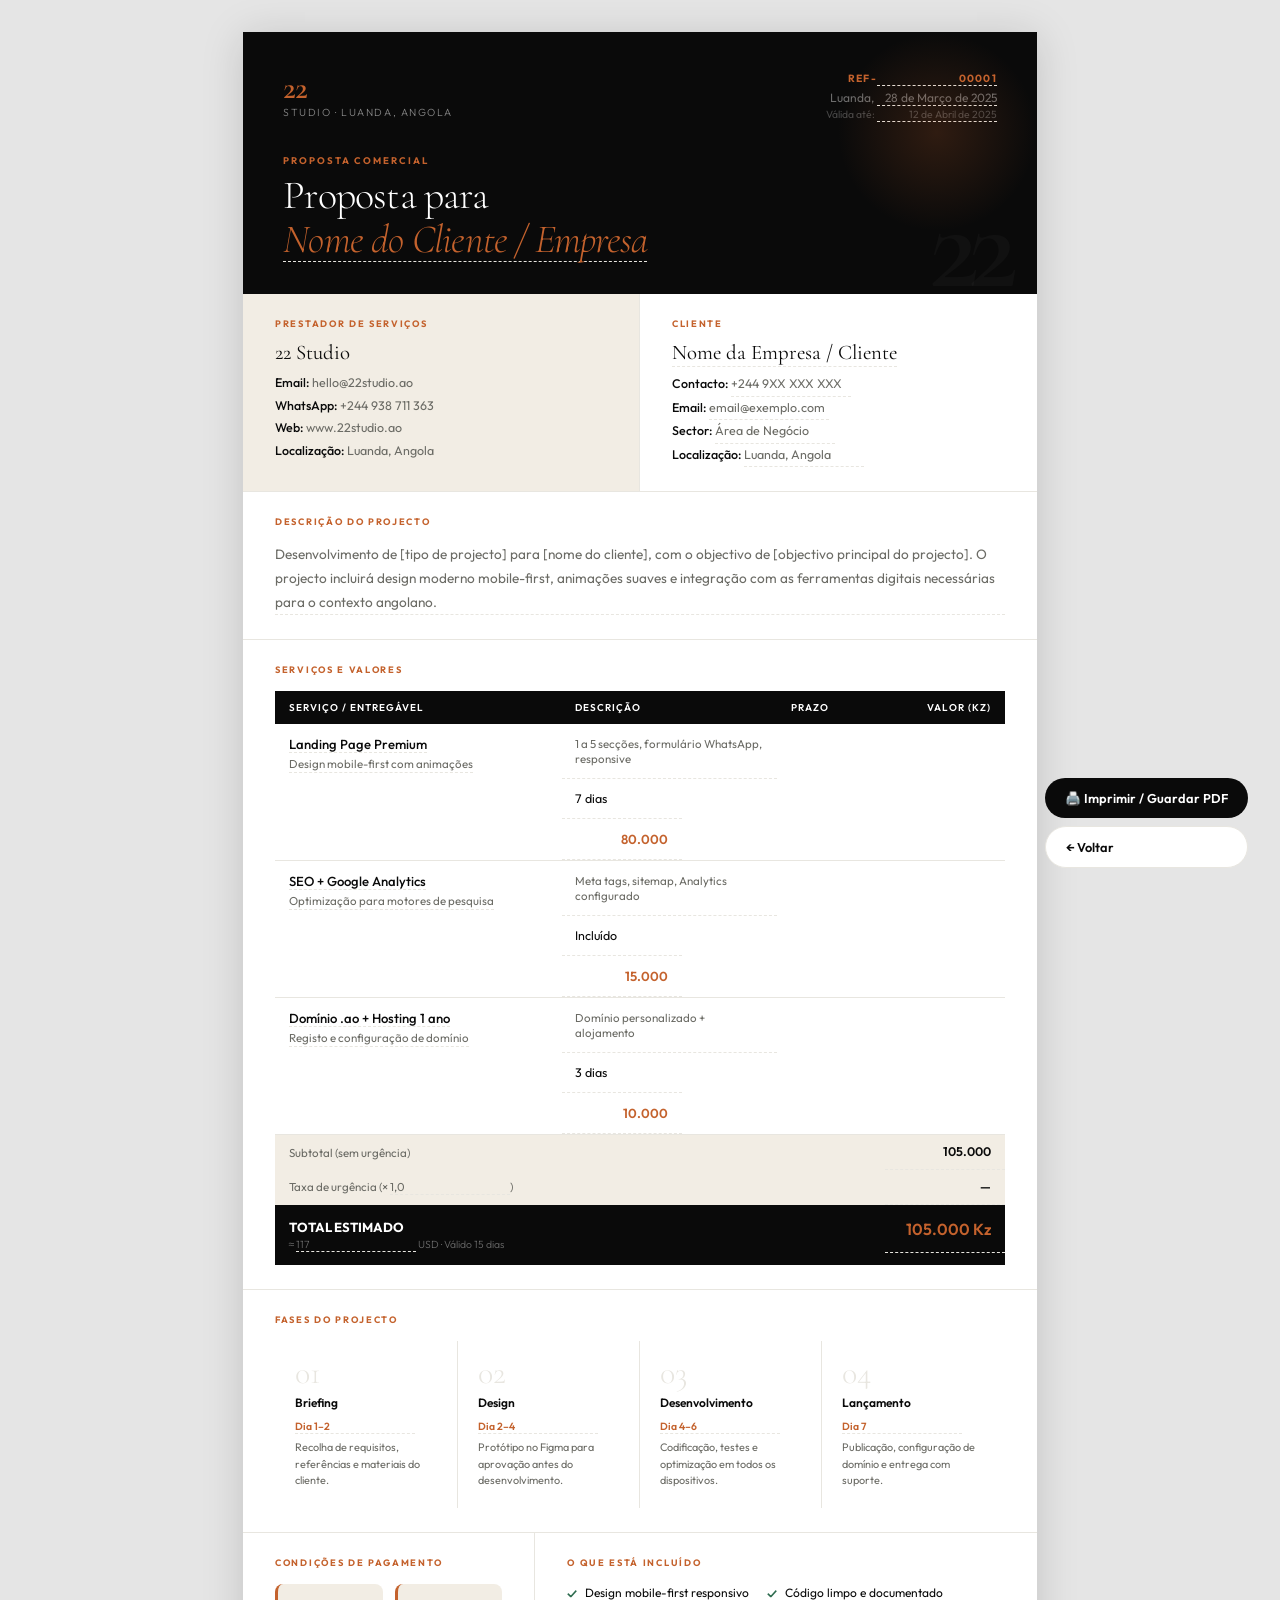
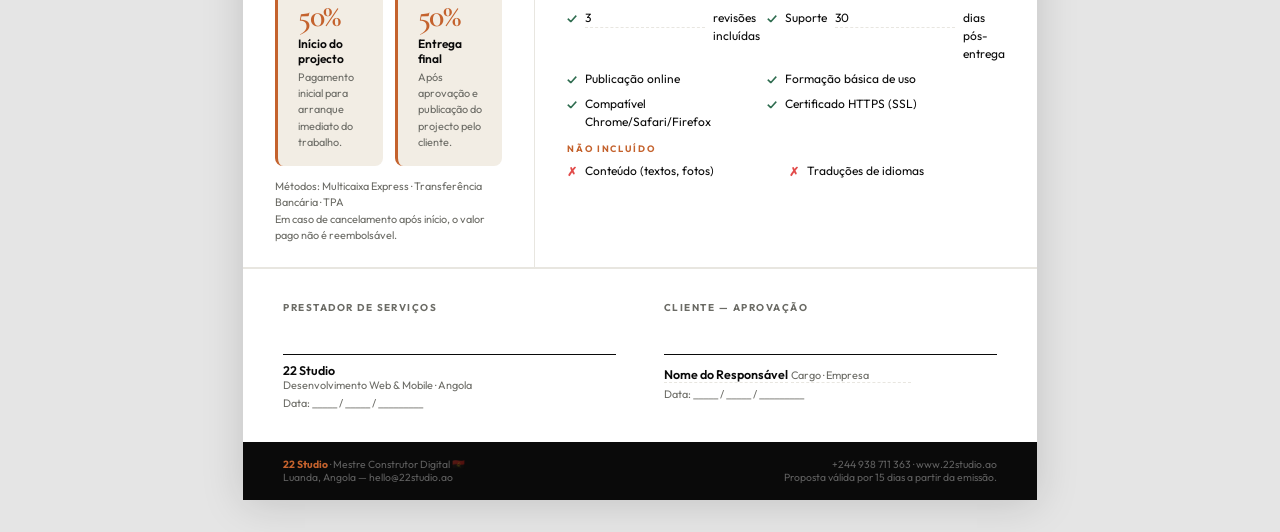
<file: proposta/proposta.html>
<!DOCTYPE html>
<html lang="pt">
<head>
  <meta charset="UTF-8" />
  <meta name="viewport" content="width=device-width, initial-scale=1.0" />
  <title>Proposta Comercial — 22 Studio</title>
  <link href="https://fonts.googleapis.com/css2?family=Cormorant+Garamond:ital,wght@0,300;0,400;0,600;1,400&family=Outfit:wght@300;400;500;600&display=swap" rel="stylesheet" />

  <style>
    /* ════════════════════════════════════════
       PROPOSTA COMERCIAL — 22 STUDIO
       Optimizado para impressão A4 (PDF)
    ════════════════════════════════════════ */
    :root {
      --preto:     #0A0A0A;
      --branco:    #FAFAF8;
      --creme:     #F2EDE4;
      --terracota: #C4622D;
      --tc-cl:     #F2E6DC;
      --cinza:     #6B6B65;
      --cinza-200: #E8E6E0;
      --ouro:      #C9A84C;
      --verde:     #2D6B4E;
      --f-display: 'Cormorant Garamond', Georgia, serif;
      --f-body:    'Outfit', sans-serif;
    }

    *, *::before, *::after { box-sizing: border-box; margin: 0; padding: 0; }
    html { font-size: 16px; }
    body {
      font-family: var(--f-body);
      background: #E5E5E5;
      color: var(--preto);
      -webkit-font-smoothing: antialiased;
    }

    /* ════════════════════════════════════════
       BARRA DE CONTROLO (ecrã apenas)
    ════════════════════════════════════════ */
    .controls {
      position: fixed;
      bottom: 2rem;
      right: 2rem;
      display: flex;
      flex-direction: column;
      gap: 0.5rem;
      z-index: 100;
    }
    .ctrl-btn {
      display: flex;
      align-items: center;
      gap: 0.5rem;
      padding: 0.75rem 1.25rem;
      border-radius: 100px;
      font-family: var(--f-body);
      font-size: 0.8rem;
      font-weight: 600;
      cursor: pointer;
      border: none;
      transition: all 0.2s;
      white-space: nowrap;
    }
    .ctrl-print { background: var(--preto); color: white; }
    .ctrl-print:hover { background: var(--terracota); }
    .ctrl-back { background: white; color: var(--preto); border: 1.5px solid var(--cinza-200); }
    .ctrl-back:hover { border-color: var(--preto); }

    /* ════════════════════════════════════════
       PÁGINA A4
    ════════════════════════════════════════ */
    .page {
      width: 210mm;
      min-height: 297mm;
      background: white;
      margin: 2rem auto;
      padding: 0;
      box-shadow: 0 4px 40px rgba(0,0,0,0.15);
      position: relative;
      overflow: hidden;
    }

    /* ════════════════════════════════════════
       CABEÇALHO DA PROPOSTA
    ════════════════════════════════════════ */
    .prop-header {
      background: var(--preto);
      padding: 2.5rem 2.5rem 2rem;
      position: relative;
      overflow: hidden;
    }
    .prop-header::before {
      content: '';
      position: absolute;
      top: 0; right: 0;
      width: 200px; height: 200px;
      background: radial-gradient(circle, rgba(196,98,45,0.2) 0%, transparent 70%);
    }
    .prop-header::after {
      content: '22';
      position: absolute;
      right: 2rem;
      bottom: -1rem;
      font-family: var(--f-display);
      font-size: 8rem;
      font-weight: 600;
      color: rgba(255,255,255,0.03);
      letter-spacing: -0.1em;
      line-height: 1;
    }

    .header-top {
      display: flex;
      justify-content: space-between;
      align-items: flex-start;
      margin-bottom: 2rem;
    }
    .logo-wrap {}
    .logo-num {
      font-family: var(--f-display);
      font-size: 2rem;
      font-weight: 600;
      color: var(--terracota);
      letter-spacing: -0.05em;
      line-height: 1;
    }
    .logo-studio {
      font-size: 0.65rem;
      font-weight: 300;
      letter-spacing: 0.15em;
      text-transform: uppercase;
      color: rgba(255,255,255,0.5);
      margin-top: 0.15rem;
    }

    .prop-ref {
      text-align: right;
    }
    .ref-num {
      font-size: 0.65rem;
      font-weight: 700;
      letter-spacing: 0.12em;
      text-transform: uppercase;
      color: var(--terracota);
    }
    .ref-date {
      font-size: 0.75rem;
      color: rgba(255,255,255,0.4);
      margin-top: 0.25rem;
    }
    .ref-val {
      font-size: 0.65rem;
      color: rgba(255,255,255,0.25);
      margin-top: 0.15rem;
    }

    .prop-title-wrap {
      position: relative;
      z-index: 2;
    }
    .prop-doc-type {
      font-size: 0.6rem;
      font-weight: 700;
      letter-spacing: 0.2em;
      text-transform: uppercase;
      color: var(--terracota);
      margin-bottom: 0.4rem;
    }
    .prop-title {
      font-family: var(--f-display);
      font-size: 2.5rem;
      font-weight: 300;
      color: white;
      letter-spacing: -0.02em;
      line-height: 1.1;
    }
    .prop-title em { font-style: italic; color: var(--terracota); }

    /* ════════════════════════════════════════
       BLOCO CLIENTE / EMPRESA
    ════════════════════════════════════════ */
    .parties-row {
      display: grid;
      grid-template-columns: 1fr 1fr;
      gap: 0;
      border-bottom: 1px solid var(--cinza-200);
    }
    .party-block {
      padding: 1.5rem 2rem;
    }
    .party-block:first-child {
      border-right: 1px solid var(--cinza-200);
      background: var(--creme);
    }
    .party-label {
      font-size: 0.58rem;
      font-weight: 700;
      letter-spacing: 0.18em;
      text-transform: uppercase;
      color: var(--terracota);
      margin-bottom: 0.75rem;
    }
    .party-name {
      font-family: var(--f-display);
      font-size: 1.3rem;
      font-weight: 400;
      margin-bottom: 0.4rem;
      line-height: 1.2;
    }
    .party-detail {
      font-size: 0.78rem;
      color: var(--cinza);
      line-height: 1.8;
    }
    .party-detail strong { color: var(--preto); font-weight: 500; }

    /* Campo editável (ecrã) */
    [contenteditable="true"] {
      outline: none;
      border-bottom: 1px dashed var(--cinza-200);
      min-width: 120px;
      display: inline-block;
    }
    [contenteditable="true"]:focus {
      border-bottom-color: var(--terracota);
      background: rgba(196,98,45,0.04);
    }

    /* ════════════════════════════════════════
       TABELA DE SERVIÇOS
    ════════════════════════════════════════ */
    .section-block {
      padding: 1.5rem 2rem;
      border-bottom: 1px solid var(--cinza-200);
    }
    .section-label {
      font-size: 0.58rem;
      font-weight: 700;
      letter-spacing: 0.18em;
      text-transform: uppercase;
      color: var(--terracota);
      margin-bottom: 1rem;
    }

    table.servicos {
      width: 100%;
      border-collapse: collapse;
      font-size: 0.82rem;
    }
    table.servicos thead tr {
      background: var(--preto);
      color: white;
    }
    table.servicos thead th {
      padding: 0.6rem 0.85rem;
      text-align: left;
      font-size: 0.62rem;
      font-weight: 600;
      letter-spacing: 0.1em;
      text-transform: uppercase;
    }
    table.servicos thead th:last-child { text-align: right; }
    table.servicos tbody tr {
      border-bottom: 1px solid var(--cinza-200);
      transition: background 0.15s;
    }
    table.servicos tbody tr:hover { background: var(--creme); }
    table.servicos tbody td {
      padding: 0.75rem 0.85rem;
      vertical-align: top;
    }
    table.servicos tbody td:last-child { text-align: right; font-weight: 600; color: var(--terracota); }
    .item-name { font-weight: 500; }
    .item-desc { font-size: 0.72rem; color: var(--cinza); margin-top: 0.2rem; line-height: 1.4; }

    .tfoot-row {
      background: var(--creme);
    }
    .tfoot-row td {
      padding: 0.6rem 0.85rem;
      font-size: 0.78rem;
    }
    .tfoot-total {
      background: var(--preto) !important;
    }
    .tfoot-total td {
      padding: 0.85rem 0.85rem;
      color: white;
      font-weight: 600;
    }
    .tfoot-total td:last-child { color: var(--terracota); font-size: 1rem; }

    /* ════════════════════════════════════════
       TIMELINE / FASES
    ════════════════════════════════════════ */
    .timeline-grid {
      display: grid;
      grid-template-columns: repeat(4, 1fr);
      gap: 0;
    }
    .tl-item {
      padding: 1rem 1.25rem 1.25rem;
      border-right: 1px solid var(--cinza-200);
      position: relative;
    }
    .tl-item:last-child { border-right: none; }
    .tl-num {
      font-family: var(--f-display);
      font-size: 2rem;
      font-weight: 300;
      color: var(--cinza-200);
      line-height: 1;
      margin-bottom: 0.4rem;
    }
    .tl-phase {
      font-size: 0.75rem;
      font-weight: 600;
      margin-bottom: 0.2rem;
    }
    .tl-days {
      font-size: 0.65rem;
      color: var(--terracota);
      font-weight: 600;
    }
    .tl-desc {
      font-size: 0.68rem;
      color: var(--cinza);
      line-height: 1.5;
      margin-top: 0.35rem;
    }

    /* ════════════════════════════════════════
       CONDIÇÕES DE PAGAMENTO
    ════════════════════════════════════════ */
    .payment-row {
      display: grid;
      grid-template-columns: 1fr 1fr;
      gap: 1.5rem;
    }
    .payment-block {
      background: var(--creme);
      border-radius: 8px;
      padding: 1rem 1.25rem;
      border-left: 3px solid var(--terracota);
    }
    .payment-pct {
      font-family: var(--f-display);
      font-size: 2rem;
      font-weight: 600;
      color: var(--terracota);
      letter-spacing: -0.05em;
      line-height: 1;
    }
    .payment-when {
      font-size: 0.75rem;
      font-weight: 600;
      margin: 0.25rem 0 0.15rem;
    }
    .payment-detail {
      font-size: 0.68rem;
      color: var(--cinza);
      line-height: 1.5;
    }

    /* ════════════════════════════════════════
       O QUE ESTÁ INCLUÍDO
    ════════════════════════════════════════ */
    .includes-grid {
      display: grid;
      grid-template-columns: 1fr 1fr;
      gap: 0.4rem;
    }
    .inc-item {
      display: flex;
      align-items: flex-start;
      gap: 0.5rem;
      font-size: 0.75rem;
      line-height: 1.5;
    }
    .inc-item::before {
      content: '✓';
      color: var(--verde);
      font-weight: 700;
      flex-shrink: 0;
      margin-top: 0.05rem;
    }
    .exc-item::before { content: '✗'; color: #e24b4a !important; }

    /* ════════════════════════════════════════
       ASSINATURAS
    ════════════════════════════════════════ */
    .signatures-row {
      display: grid;
      grid-template-columns: 1fr 1fr;
      gap: 3rem;
      padding: 2rem 2.5rem;
    }
    .sig-block {}
    .sig-label {
      font-size: 0.62rem;
      font-weight: 700;
      letter-spacing: 0.15em;
      text-transform: uppercase;
      color: var(--cinza);
      margin-bottom: 2.5rem;
    }
    .sig-line {
      border-top: 1px solid var(--preto);
      padding-top: 0.5rem;
    }
    .sig-name { font-size: 0.78rem; font-weight: 600; }
    .sig-role { font-size: 0.68rem; color: var(--cinza); }
    .sig-date { font-size: 0.68rem; color: var(--cinza); margin-top: 0.25rem; }

    /* ════════════════════════════════════════
       RODAPÉ
    ════════════════════════════════════════ */
    .prop-footer {
      background: var(--preto);
      padding: 1rem 2.5rem;
      display: flex;
      justify-content: space-between;
      align-items: center;
    }
    .footer-brand {
      font-size: 0.65rem;
      color: rgba(255,255,255,0.35);
    }
    .footer-brand strong { color: var(--terracota); }
    .footer-contact {
      font-size: 0.65rem;
      color: rgba(255,255,255,0.35);
      text-align: right;
    }

    /* ════════════════════════════════════════
       RESPONSIVE — Ecrã
    ════════════════════════════════════════ */
    @media (max-width: 860px) {
      .page {
        width: 96vw;
        min-height: auto;
        margin: 1rem auto;
        box-shadow: 0 2px 20px rgba(0,0,0,0.1);
      }
      .prop-header { padding: 1.5rem 1.25rem 1.25rem; }
      .prop-title { font-size: 1.75rem; }
      .prop-title em { font-size: inherit; }
      .parties-row { grid-template-columns: 1fr; }
      .party-block:first-child { border-right: none; border-bottom: 1px solid var(--cinza-200); }
      .party-block { padding: 1rem 1.25rem; }
      .section-block { padding: 1rem 1.25rem; }
      .timeline-grid { grid-template-columns: 1fr 1fr; }
      .tl-item { border-right: none; border-bottom: 1px solid var(--cinza-200); padding: 1rem 0.75rem 1.25rem; }
      .tl-item:last-child { border-bottom: none; }
      .payment-row { grid-template-columns: 1fr !important; gap: 0.75rem !important; }
      .includes-grid { grid-template-columns: 1fr; }
      .signatures-row { padding: 1.5rem 1.25rem; gap: 2rem; grid-template-columns: 1fr; }
      .prop-footer { flex-direction: column; gap: 0.75rem; text-align: center; padding: 1rem 1.25rem; }
      .footer-contact { text-align: center !important; }
      div[style*="grid-template-columns:1fr 1fr"] { grid-template-columns: 1fr !important; }
      div[style*="grid-template-columns:1fr 1fr;border"] { grid-template-columns: 1fr !important; }
      .section-block[style*="border-right"] { border-right: none !important; border-bottom: 1px solid var(--cinza-200); }
      .controls { bottom: 1rem; right: 1rem; }
    }

    @media (max-width: 480px) {
      .prop-header { padding: 1.25rem 1rem 1rem; }
      .prop-title { font-size: 1.3rem; }
      .header-top { flex-direction: column; gap: 0.75rem; }
      .prop-ref { text-align: left; }
      .prop-header::after { display: none; }
      .party-block { padding: 0.85rem 1rem; }
      .section-block { padding: 0.85rem 1rem; }
      .timeline-grid { grid-template-columns: 1fr; }
      table.servicos { display: block; overflow-x: auto; font-size: 0.7rem; }
      table.servicos thead th { padding: 0.4rem 0.5rem; font-size: 0.5rem; }
      table.servicos tbody td { padding: 0.5rem; }
      .payment-block { padding: 0.75rem 1rem; }
      .signatures-row { padding: 1.25rem 1rem; }
      .prop-footer { padding: 0.75rem 1rem; }
      .controls { bottom: 0.75rem; right: 0.75rem; }
    }

    /* ════════════════════════════════════════
       PRINT STYLES — esconde controlos
    ════════════════════════════════════════ */
    @media print {
      body { background: white; }
      .controls { display: none !important; }
      .page {
        width: 100%;
        margin: 0;
        box-shadow: none;
        min-height: auto;
      }
      [contenteditable="true"] { border-bottom: none; }
      @page { margin: 0; size: A4; }
    }
  </style>
</head>
<body>

  <!-- ══════ CONTROLOS DE ECRÃ ══════ -->
  <div class="controls">
    <button class="ctrl-btn ctrl-print" onclick="window.print()">🖨️ Imprimir / Guardar PDF</button>
    <button class="ctrl-btn ctrl-back" onclick="window.history.back()">← Voltar</button>
  </div>

  <!-- ══════ PÁGINA A4 ══════ -->
  <div class="page">

    <!-- CABEÇALHO -->
    <div class="prop-header">
      <div class="header-top">
        <div class="logo-wrap">
          <div class="logo-num">22</div>
          <div class="logo-studio">Studio · Luanda, Angola</div>
        </div>
        <div class="prop-ref">
          <div class="ref-num">REF-<span contenteditable="true">00001</span></div>
          <div class="ref-date">Luanda, <span contenteditable="true">28 de Março de 2025</span></div>
          <div class="ref-val">Válida até: <span contenteditable="true">12 de Abril de 2025</span></div>
        </div>
      </div>
      <div class="prop-title-wrap">
        <p class="prop-doc-type">Proposta Comercial</p>
        <h1 class="prop-title">
          Proposta para<br>
          <em contenteditable="true">Nome do Cliente / Empresa</em>
        </h1>
      </div>
    </div>

    <!-- PARTES -->
    <div class="parties-row">
      <div class="party-block">
        <p class="party-label">Prestador de Serviços</p>
        <p class="party-name">22 Studio</p>
        <div class="party-detail">
          <strong>Email:</strong> hello@22studio.ao<br>
          <strong>WhatsApp:</strong> +244 938 711 363<br>
          <strong>Web:</strong> www.22studio.ao<br>
          <strong>Localização:</strong> Luanda, Angola
        </div>
      </div>
      <div class="party-block">
        <p class="party-label">Cliente</p>
        <p class="party-name" contenteditable="true">Nome da Empresa / Cliente</p>
        <div class="party-detail">
          <strong>Contacto:</strong> <span contenteditable="true">+244 9XX XXX XXX</span><br>
          <strong>Email:</strong> <span contenteditable="true">email@exemplo.com</span><br>
          <strong>Sector:</strong> <span contenteditable="true">Área de Negócio</span><br>
          <strong>Localização:</strong> <span contenteditable="true">Luanda, Angola</span>
        </div>
      </div>
    </div>

    <!-- DESCRIÇÃO DO PROJECTO -->
    <div class="section-block">
      <p class="section-label">Descrição do Projecto</p>
      <p style="font-size:0.85rem; color:var(--cinza); line-height:1.75;" contenteditable="true">
        Desenvolvimento de [tipo de projecto] para [nome do cliente], com o objectivo de [objectivo principal do projecto]. O projecto incluirá design moderno mobile-first, animações suaves e integração com as ferramentas digitais necessárias para o contexto angolano.
      </p>
    </div>

    <!-- TABELA DE SERVIÇOS -->
    <div class="section-block">
      <p class="section-label">Serviços e Valores</p>
      <table class="servicos">
        <thead>
          <tr>
            <th style="width:40%">Serviço / Entregável</th>
            <th style="width:30%">Descrição</th>
            <th style="width:15%">Prazo</th>
            <th style="width:15%">Valor (Kz)</th>
          </tr>
        </thead>
        <tbody>
          <tr>
            <td>
              <div class="item-name" contenteditable="true">Landing Page Premium</div>
              <div class="item-desc" contenteditable="true">Design mobile-first com animações</div>
            </td>
            <td style="font-size:0.72rem;color:var(--cinza)" contenteditable="true">1 a 5 secções, formulário WhatsApp, responsive</td>
            <td style="font-size:0.78rem" contenteditable="true">7 dias</td>
            <td contenteditable="true">80.000</td>
          </tr>
          <tr>
            <td>
              <div class="item-name" contenteditable="true">SEO + Google Analytics</div>
              <div class="item-desc" contenteditable="true">Optimização para motores de pesquisa</div>
            </td>
            <td style="font-size:0.72rem;color:var(--cinza)" contenteditable="true">Meta tags, sitemap, Analytics configurado</td>
            <td style="font-size:0.78rem" contenteditable="true">Incluído</td>
            <td contenteditable="true">15.000</td>
          </tr>
          <tr>
            <td>
              <div class="item-name" contenteditable="true">Domínio .ao + Hosting 1 ano</div>
              <div class="item-desc" contenteditable="true">Registo e configuração de domínio</div>
            </td>
            <td style="font-size:0.72rem;color:var(--cinza)" contenteditable="true">Domínio personalizado + alojamento</td>
            <td style="font-size:0.78rem" contenteditable="true">3 dias</td>
            <td contenteditable="true">10.000</td>
          </tr>
        </tbody>
        <tfoot>
          <tr class="tfoot-row">
            <td colspan="3" style="font-size:0.72rem;color:var(--cinza)">Subtotal (sem urgência)</td>
            <td style="text-align:right;font-weight:600" contenteditable="true">105.000</td>
          </tr>
          <tr class="tfoot-row">
            <td colspan="3" style="font-size:0.72rem;color:var(--cinza)">Taxa de urgência (× <span contenteditable="true">1,0</span>)</td>
            <td style="text-align:right;font-weight:600" contenteditable="true">—</td>
          </tr>
          <tr class="tfoot-total">
            <td colspan="3"><strong>TOTAL ESTIMADO</strong><br><span style="font-size:0.65rem;font-weight:300;color:rgba(255,255,255,0.4)">≈ <span contenteditable="true">117</span> USD · Válido 15 dias</span></td>
            <td style="text-align:right" contenteditable="true">105.000 Kz</td>
          </tr>
        </tfoot>
      </table>
    </div>

    <!-- TIMELINE -->
    <div class="section-block">
      <p class="section-label">Fases do Projecto</p>
      <div class="timeline-grid">
        <div class="tl-item">
          <div class="tl-num">01</div>
          <div class="tl-phase">Briefing</div>
          <div class="tl-days" contenteditable="true">Dia 1–2</div>
          <div class="tl-desc">Recolha de requisitos, referências e materiais do cliente.</div>
        </div>
        <div class="tl-item">
          <div class="tl-num">02</div>
          <div class="tl-phase">Design</div>
          <div class="tl-days" contenteditable="true">Dia 2–4</div>
          <div class="tl-desc">Protótipo no Figma para aprovação antes do desenvolvimento.</div>
        </div>
        <div class="tl-item">
          <div class="tl-num">03</div>
          <div class="tl-phase">Desenvolvimento</div>
          <div class="tl-days" contenteditable="true">Dia 4–6</div>
          <div class="tl-desc">Codificação, testes e optimização em todos os dispositivos.</div>
        </div>
        <div class="tl-item">
          <div class="tl-num">04</div>
          <div class="tl-phase">Lançamento</div>
          <div class="tl-days" contenteditable="true">Dia 7</div>
          <div class="tl-desc">Publicação, configuração de domínio e entrega com suporte.</div>
        </div>
      </div>
    </div>

    <!-- PAGAMENTO + INCLUI -->
    <div style="display:grid;grid-template-columns:1fr 1fr;border-bottom:1px solid var(--cinza-200)">

      <div class="section-block" style="border-right:1px solid var(--cinza-200)">
        <p class="section-label">Condições de Pagamento</p>
        <div class="payment-row" style="grid-template-columns:1fr 1fr;gap:0.75rem">
          <div class="payment-block">
            <div class="payment-pct">50%</div>
            <div class="payment-when">Início do projecto</div>
            <div class="payment-detail">Pagamento inicial para arranque imediato do trabalho.</div>
          </div>
          <div class="payment-block">
            <div class="payment-pct">50%</div>
            <div class="payment-when">Entrega final</div>
            <div class="payment-detail">Após aprovação e publicação do projecto pelo cliente.</div>
          </div>
        </div>
        <p style="font-size:0.68rem;color:var(--cinza);margin-top:0.75rem;line-height:1.5">
          Métodos: Multicaixa Express · Transferência Bancária · TPA<br>
          Em caso de cancelamento após início, o valor pago não é reembolsável.
        </p>
      </div>

      <div class="section-block">
        <p class="section-label">O Que Está Incluído</p>
        <div class="includes-grid">
          <div class="inc-item">Design mobile-first responsivo</div>
          <div class="inc-item">Código limpo e documentado</div>
          <div class="inc-item"><span contenteditable="true">3</span> revisões incluídas</div>
          <div class="inc-item">Suporte <span contenteditable="true">30</span> dias pós-entrega</div>
          <div class="inc-item">Publicação online</div>
          <div class="inc-item">Formação básica de uso</div>
          <div class="inc-item">Compatível Chrome/Safari/Firefox</div>
          <div class="inc-item">Certificado HTTPS (SSL)</div>
        </div>
        <p class="section-label" style="margin-top:0.75rem;margin-bottom:0.5rem">Não incluído</p>
        <div class="includes-grid">
          <div class="inc-item exc-item">Conteúdo (textos, fotos)</div>
          <div class="inc-item exc-item">Traduções de idiomas</div>
        </div>
      </div>

    </div>

    <!-- ASSINATURAS -->
    <div class="signatures-row">
      <div class="sig-block">
        <p class="sig-label">Prestador de Serviços</p>
        <div class="sig-line">
          <div class="sig-name">22 Studio</div>
          <div class="sig-role">Desenvolvimento Web & Mobile · Angola</div>
          <div class="sig-date">Data: _____ / _____ / _________</div>
        </div>
      </div>
      <div class="sig-block">
        <p class="sig-label">Cliente — Aprovação</p>
        <div class="sig-line">
          <div class="sig-name" contenteditable="true">Nome do Responsável</div>
          <div class="sig-role" contenteditable="true">Cargo · Empresa</div>
          <div class="sig-date">Data: _____ / _____ / _________</div>
        </div>
      </div>
    </div>

    <!-- RODAPÉ -->
    <div class="prop-footer">
      <div class="footer-brand">
        <strong>22 Studio</strong> · Mestre Construtor Digital 🇦🇴<br>
        Luanda, Angola — hello@22studio.ao
      </div>
      <div class="footer-contact">
        +244 938 711 363 · www.22studio.ao<br>
        Proposta válida por 15 dias a partir da emissão.
      </div>
    </div>

  </div><!-- /page -->

</body>
</html>
</file>
<file: utils/style.css>
@charset "UTF-8";

/* ═══════════════════════════════════════════════════════════════
   22 STUDIO — PORTFÓLIO
   Mobile-first | Elegante | Inspirado no estilo VR Fashion
   Fontes: Cormorant Garamond (display) + Outfit (body)
   ═══════════════════════════════════════════════════════════════ */

/* ━━━━━━━━━━━━━━━━━━━━━━━━━━━━━━━━━━━
   VARIÁVEIS CSS (Design Tokens)
━━━━━━━━━━━━━━━━━━━━━━━━━━━━━━━━━━━ */
:root {
  /* Cores principais */
  --preto:         #0A0A0A;
  --preto-soft:    #111111;
  --branco:        #FAFAF8;
  --creme:         #F2EDE4;
  --areia:         #E8E0D0;

  /* Accent */
  --terracota:         #C4622D;
  --terracota-claro:   #F2E6DC;
  --terracota-hover:   #a8521f;

  /* Neutros */
  --cinza-100: #F5F4F0;
  --cinza-200: #E8E6E0;
  --cinza-400: #AEABA0;
  --cinza-600: #6B6B65;
  --cinza-800: #2E2E2A;

  /* Tipografia */
  --font-display: 'Cormorant Garamond', Georgia, serif;
  --font-body:    'Outfit', -apple-system, sans-serif;

  /* Tamanhos de fonte — escala mobile */
  --text-xs:   0.75rem;    /* 12px */
  --text-sm:   0.875rem;   /* 14px */
  --text-base: 1rem;       /* 16px */
  --text-md:   1.125rem;   /* 18px */
  --text-lg:   1.375rem;   /* 22px */
  --text-xl:   1.75rem;    /* 28px */
  --text-2xl:  2.25rem;    /* 36px */
  --text-3xl:  3rem;       /* 48px */
  --text-4xl:  3.75rem;    /* 60px */
  --text-5xl:  5rem;       /* 80px */

  /* Espaçamentos */
  --space-1:  0.25rem;
  --space-2:  0.5rem;
  --space-3:  0.75rem;
  --space-4:  1rem;
  --space-5:  1.25rem;
  --space-6:  1.5rem;
  --space-8:  2rem;
  --space-10: 2.5rem;
  --space-12: 3rem;
  --space-16: 4rem;
  --space-20: 5rem;
  --space-24: 6rem;

  /* Raios de borda */
  --radius-sm: 4px;
  --radius-md: 8px;
  --radius-lg: 16px;
  --radius-xl: 24px;
  --radius-full: 9999px;

  /* Transições */
  --ease-soft:   cubic-bezier(0.25, 0.46, 0.45, 0.94);
  --ease-spring: cubic-bezier(0.175, 0.885, 0.32, 1.275);
  --ease-sharp:  cubic-bezier(0.4, 0, 0.2, 1);
  --duration-fast:   180ms;
  --duration-base:   280ms;
  --duration-slow:   420ms;
  --duration-xslow:  700ms;

  /* Sombras */
  --shadow-sm:  0 1px 3px rgba(0,0,0,0.08), 0 1px 2px rgba(0,0,0,0.06);
  --shadow-md:  0 4px 16px rgba(0,0,0,0.08), 0 2px 6px rgba(0,0,0,0.05);
  --shadow-lg:  0 10px 40px rgba(0,0,0,0.12), 0 4px 12px rgba(0,0,0,0.08);
  --shadow-xl:  0 20px 60px rgba(0,0,0,0.16);

  /* Layout */
  --container-max: 1200px;
  --container-pad: var(--space-5);
  --nav-height:    64px;
}


/* ━━━━━━━━━━━━━━━━━━━━━━━━━━━━━━━━━━━
   RESET & BASE
━━━━━━━━━━━━━━━━━━━━━━━━━━━━━━━━━━━ */
*, *::before, *::after {
  box-sizing: border-box;
  margin: 0;
  padding: 0;
}

html {
  scroll-behavior: smooth;
  -webkit-text-size-adjust: 100%;
  font-size: 16px;
}

body {
  font-family: var(--font-body);
  font-size: var(--text-base);
  font-weight: 400;
  line-height: 1.7;
  color: var(--preto);
  background-color: var(--branco);
  overflow-x: hidden;
  -webkit-font-smoothing: antialiased;
  -moz-osx-font-smoothing: grayscale;
}

img, svg {
  display: block;
  max-width: 100%;
}

a {
  color: inherit;
  text-decoration: none;
  transition: color var(--duration-fast) var(--ease-sharp);
}

ul { list-style: none; }

button {
  cursor: pointer;
  border: none;
  background: none;
  font-family: inherit;
}

input, select, textarea {
  font-family: inherit;
  font-size: inherit;
}

/* Foco acessível */
:focus-visible {
  outline: 2px solid var(--terracota);
  outline-offset: 3px;
  border-radius: var(--radius-sm);
}

/* Reduzir movimento para quem preferir */
@media (prefers-reduced-motion: reduce) {
  *, *::before, *::after {
    animation-duration: 0.01ms !important;
    transition-duration: 0.01ms !important;
  }
  html { scroll-behavior: auto; }
}


/* ━━━━━━━━━━━━━━━━━━━━━━━━━━━━━━━━━━━
   CURSOR PERSONALIZADO (apenas desktop)
━━━━━━━━━━━━━━━━━━━━━━━━━━━━━━━━━━━ */
.cursor,
.cursor-follower {
  display: none; /* escondido por padrão (mobile) */
}

@media (pointer: fine) {
  .cursor {
    display: block;
    position: fixed;
    width: 8px;
    height: 8px;
    background: var(--terracota);
    border-radius: 50%;
    pointer-events: none;
    z-index: 9999;
    transform: translate(-50%, -50%);
    transition: transform var(--duration-fast) var(--ease-sharp),
                opacity var(--duration-fast);
  }
  .cursor-follower {
    display: block;
    position: fixed;
    width: 32px;
    height: 32px;
    border: 1px solid rgba(196, 98, 45, 0.4);
    border-radius: 50%;
    pointer-events: none;
    z-index: 9998;
    transform: translate(-50%, -50%);
    transition: transform 120ms var(--ease-soft),
                width var(--duration-base) var(--ease-soft),
                height var(--duration-base) var(--ease-soft),
                opacity var(--duration-fast);
  }
  body:has(a:hover) .cursor-follower,
  body:has(button:hover) .cursor-follower {
    width: 48px;
    height: 48px;
    opacity: 0.6;
  }
  /* Esconde cursor nativo quando cursor custom está activo */
  body { cursor: none; }
  a, button { cursor: none; }
}


/* ━━━━━━━━━━━━━━━━━━━━━━━━━━━━━━━━━━━
   TIPOGRAFIA GLOBAL
━━━━━━━━━━━━━━━━━━━━━━━━━━━━━━━━━━━ */
h1, h2, h3, h4 {
  font-family: var(--font-display);
  font-weight: 300;
  line-height: 1.15;
  letter-spacing: -0.02em;
}

h1 { font-size: var(--text-3xl); }
h2 { font-size: var(--text-2xl); }
h3 { font-size: var(--text-xl); }

em {
  font-style: italic;
  color: var(--terracota);
}

.section-label {
  font-family: var(--font-body);
  font-size: var(--text-xs);
  font-weight: 500;
  letter-spacing: 0.15em;
  text-transform: uppercase;
  color: var(--terracota);
  margin-bottom: var(--space-3);
}

.section-title {
  font-family: var(--font-display);
  font-size: var(--text-2xl);
  font-weight: 300;
  margin-bottom: var(--space-8);
}

.section-header {
  max-width: var(--container-max);
  margin: 0 auto var(--space-10);
  padding: 0 var(--container-pad);
}


/* ━━━━━━━━━━━━━━━━━━━━━━━━━━━━━━━━━━━
   BOTÕES
━━━━━━━━━━━━━━━━━━━━━━━━━━━━━━━━━━━ */
.btn {
  display: inline-flex;
  align-items: center;
  justify-content: center;
  gap: var(--space-2);
  padding: var(--space-3) var(--space-6);
  font-family: var(--font-body);
  font-size: var(--text-sm);
  font-weight: 500;
  letter-spacing: 0.03em;
  border-radius: var(--radius-full);
  transition:
    background var(--duration-base) var(--ease-sharp),
    color var(--duration-base) var(--ease-sharp),
    border-color var(--duration-base) var(--ease-sharp),
    transform var(--duration-fast) var(--ease-spring),
    box-shadow var(--duration-base);
  white-space: nowrap;
}

.btn:active { transform: scale(0.97); }

.btn-primary {
  background: var(--terracota);
  color: #fff;
  border: 1.5px solid var(--terracota);
}
.btn-primary:hover {
  background: var(--terracota-hover);
  border-color: var(--terracota-hover);
  box-shadow: 0 4px 20px rgba(196, 98, 45, 0.35);
}

.btn-ghost {
  background: transparent;
  color: var(--branco);
  border: 1.5px solid rgba(255, 255, 255, 0.3);
}
.btn-ghost:hover {
  border-color: rgba(255, 255, 255, 0.7);
  background: rgba(255, 255, 255, 0.07);
}

.btn-full { width: 100%; }

.btn-loading { display: none; }
.btn.loading .btn-text  { display: none; }
.btn.loading .btn-loading { display: inline; }


/* ━━━━━━━━━━━━━━━━━━━━━━━━━━━━━━━━━━━
   ANIMAÇÕES DE ENTRADA (scroll reveal)
━━━━━━━━━━━━━━━━━━━━━━━━━━━━━━━━━━━ */
.reveal-up {
  opacity: 0;
  transform: translateY(28px);
  transition:
    opacity var(--duration-xslow) var(--ease-soft),
    transform var(--duration-xslow) var(--ease-soft);
}

.reveal-up.visible {
  opacity: 1;
  transform: translateY(0);
}

/* Delays de entrada em cascata */
.delay-1 { transition-delay: 80ms; }
.delay-2 { transition-delay: 160ms; }
.delay-3 { transition-delay: 240ms; }
.delay-4 { transition-delay: 320ms; }
.delay-5 { transition-delay: 400ms; }


/* ━━━━━━━━━━━━━━━━━━━━━━━━━━━━━━━━━━━
   NAVEGAÇÃO
━━━━━━━━━━━━━━━━━━━━━━━━━━━━━━━━━━━ */
.nav-header {
  position: fixed;
  top: 0;
  left: 0;
  right: 0;
  z-index: 1000;
  height: var(--nav-height);
  background: transparent;
  transition: background var(--duration-slow) var(--ease-sharp),
              backdrop-filter var(--duration-slow),
              border-bottom var(--duration-slow);
}

/* Nav com scroll */
.nav-header.scrolled {
  background: rgba(10, 10, 10, 0.92);
  backdrop-filter: blur(12px);
  -webkit-backdrop-filter: blur(12px);
  border-bottom: 1px solid rgba(255, 255, 255, 0.08);
}

.nav-container {
  display: flex;
  align-items: center;
  justify-content: space-between;
  height: 100%;
  max-width: var(--container-max);
  margin: 0 auto;
  padding: 0 var(--container-pad);
}

/* Logo */
.nav-logo {
  display: flex;
  align-items: baseline;
  gap: var(--space-1);
  color: var(--branco);
}

.logo-num {
  font-family: var(--font-display);
  font-size: 1.5rem;
  font-weight: 600;
  letter-spacing: -0.05em;
  color: var(--terracota);
}

.logo-text {
  font-family: var(--font-body);
  font-size: var(--text-sm);
  font-weight: 300;
  letter-spacing: 0.1em;
  text-transform: uppercase;
  color: var(--branco);
}

/* Links desktop — ocultos no mobile */
.nav-links {
  display: none;
  align-items: center;
  gap: var(--space-8);
}

.nav-link {
  font-size: var(--text-sm);
  font-weight: 400;
  color: rgba(255, 255, 255, 0.75);
  letter-spacing: 0.02em;
  position: relative;
}

.nav-link::after {
  content: '';
  position: absolute;
  bottom: -3px;
  left: 0;
  width: 0;
  height: 1px;
  background: var(--terracota);
  transition: width var(--duration-base) var(--ease-sharp);
}

.nav-link:hover {
  color: var(--branco);
}

.nav-link:hover::after { width: 100%; }

.nav-link.nav-cta {
  padding: var(--space-2) var(--space-5);
  border: 1px solid rgba(255, 255, 255, 0.25);
  border-radius: var(--radius-full);
  color: var(--branco);
  transition: all var(--duration-base) var(--ease-sharp);
}

.nav-link.nav-cta::after { display: none; }

.nav-link.nav-cta:hover {
  background: var(--terracota);
  border-color: var(--terracota);
}

/* Burger — visível no mobile */
.nav-burger {
  display: flex;
  flex-direction: column;
  justify-content: center;
  gap: 5px;
  width: 36px;
  height: 36px;
  padding: var(--space-2);
}

.nav-burger span {
  display: block;
  width: 22px;
  height: 1.5px;
  background: var(--branco);
  border-radius: 2px;
  transition: transform var(--duration-base) var(--ease-sharp),
              opacity var(--duration-base);
  transform-origin: center;
}

.nav-burger.open span:nth-child(1) { transform: translateY(6.5px) rotate(45deg); }
.nav-burger.open span:nth-child(2) { opacity: 0; transform: scaleX(0); }
.nav-burger.open span:nth-child(3) { transform: translateY(-6.5px) rotate(-45deg); }

/* Menu Mobile */
.nav-mobile {
  position: fixed;
  inset: 0;
  background: var(--preto);
  z-index: 999;
  display: flex;
  flex-direction: column;
  justify-content: center;
  padding: var(--space-20) var(--space-8);
  opacity: 0;
  pointer-events: none;
  transform: translateX(100%);
  transition: opacity var(--duration-slow) var(--ease-sharp),
              transform var(--duration-slow) var(--ease-sharp);
}

.nav-mobile.open {
  opacity: 1;
  pointer-events: all;
  transform: translateX(0);
}

.nav-mobile-links {
  display: flex;
  flex-direction: column;
  gap: var(--space-6);
  margin-bottom: var(--space-16);
}

.nav-mobile-link {
  font-family: var(--font-display);
  font-size: var(--text-3xl);
  font-weight: 300;
  color: rgba(255, 255, 255, 0.6);
  transition: color var(--duration-base);
  letter-spacing: -0.02em;
}

.nav-mobile-link:hover { color: var(--branco); }

.nav-mobile-tagline {
  font-family: var(--font-display);
  font-size: var(--text-lg);
  font-style: italic;
  color: var(--terracota);
  line-height: 1.4;
}


/* ━━━━━━━━━━━━━━━━━━━━━━━━━━━━━━━━━━━
   HERO
━━━━━━━━━━━━━━━━━━━━━━━━━━━━━━━━━━━ */
.hero {
  position: relative;
  min-height: 100svh;
  min-height: 100vh;
  display: flex;
  align-items: flex-end;
  padding: var(--space-20) var(--container-pad) var(--space-16);
  overflow: hidden;
  background: var(--preto);
}

/* Fundo do hero */
.hero-bg {
  position: absolute;
  inset: 0;
  will-change: transform;
}

/* Gradiente de fundo + textura visual */
.hero-bg-overlay {
  position: absolute;
  inset: 0;
  background:
    radial-gradient(ellipse 60% 60% at 70% 40%, rgba(196, 98, 45, 0.12) 0%, transparent 60%),
    radial-gradient(ellipse 40% 40% at 20% 80%, rgba(184, 150, 46, 0.06) 0%, transparent 50%),
    linear-gradient(180deg, rgba(10, 10, 10, 0.4) 0%, rgba(10, 10, 10, 0.7) 60%, var(--preto) 100%);
}

/* Grade de pontos decorativos */
.hero-dots {
  position: absolute;
  inset: 0;
  background-image: radial-gradient(circle, rgba(255,255,255,0.06) 1px, transparent 1px);
  background-size: 48px 48px;
  mask-image: linear-gradient(to bottom, transparent, rgba(0,0,0,0.3) 30%, rgba(0,0,0,0.3) 70%, transparent);
}

/* Conteúdo hero */
.hero-content {
  position: relative;
  z-index: 2;
  max-width: var(--container-max);
  width: 100%;
  margin: 0 auto;
}

/* Tag de localização */
.hero-tag {
  display: inline-flex;
  align-items: center;
  gap: var(--space-2);
  font-size: var(--text-xs);
  font-weight: 500;
  letter-spacing: 0.12em;
  text-transform: uppercase;
  color: rgba(255, 255, 255, 0.5);
  margin-bottom: var(--space-6);
}

.tag-dot {
  width: 6px;
  height: 6px;
  background: var(--terracota);
  border-radius: 50%;
  animation: pulse 2.5s ease-in-out infinite;
}

@keyframes pulse {
  0%, 100% { opacity: 1; transform: scale(1); }
  50%       { opacity: 0.5; transform: scale(1.5); }
}

/* Título hero */
.hero-title {
  font-family: var(--font-display);
  font-size: clamp(3rem, 10vw, 6rem);
  font-weight: 300;
  line-height: 1.05;
  color: var(--branco);
  letter-spacing: -0.03em;
  margin-bottom: var(--space-6);
}

.title-line {
  display: block;
}

.title-line.italic {
  font-style: italic;
  color: var(--terracota);
}

/* Sub-tagline */
.hero-sub {
  font-size: var(--text-base);
  color: rgba(255, 255, 255, 0.6);
  max-width: 500px;
  margin-bottom: var(--space-8);
  line-height: 1.7;
}

/* Botões hero */
.hero-actions {
  display: flex;
  flex-wrap: wrap;
  gap: var(--space-3);
}

/* Callouts (direita — visíveis no desktop) */
.hero-callouts {
  display: none;
  position: absolute;
  right: var(--container-pad);
  bottom: var(--space-24);
  z-index: 2;
  flex-direction: column;
  gap: var(--space-5);
  align-items: flex-end;
}

.callout-item {
  display: flex;
  align-items: center;
  gap: var(--space-3);
  font-size: var(--text-sm);
  color: rgba(255, 255, 255, 0.65);
  font-weight: 300;
}

.callout-dot {
  width: 5px;
  height: 5px;
  background: var(--terracota);
  border-radius: 50%;
  flex-shrink: 0;
}

/* Scroll indicator */
.scroll-indicator {
  position: absolute;
  bottom: var(--space-8);
  left: 50%;
  transform: translateX(-50%);
  display: flex;
  flex-direction: column;
  align-items: center;
  gap: var(--space-2);
  z-index: 2;
}

.scroll-line {
  width: 1px;
  height: 40px;
  background: linear-gradient(to bottom, var(--terracota), transparent);
  animation: scrollLine 2s ease-in-out infinite;
}

@keyframes scrollLine {
  0%   { transform: scaleY(1) translateY(0); opacity: 0.8; }
  50%  { transform: scaleY(0.5) translateY(10px); opacity: 0.4; }
  100% { transform: scaleY(1) translateY(0); opacity: 0.8; }
}

.scroll-indicator span {
  font-size: var(--text-xs);
  letter-spacing: 0.15em;
  text-transform: uppercase;
  color: rgba(255, 255, 255, 0.3);
  font-weight: 500;
}


/* ━━━━━━━━━━━━━━━━━━━━━━━━━━━━━━━━━━━
   STRIP DE TECNOLOGIAS (scroll infinito)
━━━━━━━━━━━━━━━━━━━━━━━━━━━━━━━━━━━ */
.tech-strip {
  background: var(--cinza-100);
  border-top: 1px solid var(--cinza-200);
  border-bottom: 1px solid var(--cinza-200);
  padding: var(--space-5) 0;
  overflow: hidden;
}

.tech-strip-inner {
  display: flex;
  align-items: center;
  gap: var(--space-8);
}

.tech-label {
  font-size: var(--text-xs);
  font-weight: 500;
  letter-spacing: 0.12em;
  text-transform: uppercase;
  color: var(--cinza-400);
  white-space: nowrap;
  padding-left: var(--container-pad);
  flex-shrink: 0;
}

.tech-track {
  overflow: hidden;
  flex: 1;
  mask-image: linear-gradient(to right, transparent, black 5%, black 95%, transparent);
}

.tech-items {
  display: flex;
  gap: var(--space-10);
  animation: techScroll 20s linear infinite;
  width: max-content;
}

.tech-items span {
  font-size: var(--text-sm);
  font-weight: 500;
  color: var(--cinza-600);
  letter-spacing: 0.03em;
  white-space: nowrap;
}

@keyframes techScroll {
  0%   { transform: translateX(0); }
  100% { transform: translateX(-50%); }
}


/* ━━━━━━━━━━━━━━━━━━━━━━━━━━━━━━━━━━━
   SERVIÇOS
━━━━━━━━━━━━━━━━━━━━━━━━━━━━━━━━━━━ */
.services {
  padding: var(--space-16) 0;
  background: var(--branco);
}

.services-grid {
  display: grid;
  grid-template-columns: 1fr;
  gap: 1px;
  max-width: var(--container-max);
  margin: 0 auto;
  border: 1px solid var(--cinza-200);
  border-radius: var(--radius-lg);
  overflow: hidden;
}

.service-card {
  padding: var(--space-8) var(--container-pad);
  background: var(--branco);
  position: relative;
  transition: background var(--duration-base) var(--ease-sharp);
}

.service-card::before {
  content: '';
  position: absolute;
  top: 0; left: 0; right: 0;
  height: 2px;
  background: var(--terracota);
  transform: scaleX(0);
  transform-origin: left;
  transition: transform var(--duration-slow) var(--ease-spring);
}

.service-card:hover { background: var(--cinza-100); }
.service-card:hover::before { transform: scaleX(1); }

.service-num {
  font-family: var(--font-display);
  font-size: var(--text-4xl);
  font-weight: 300;
  color: var(--cinza-200);
  line-height: 1;
  margin-bottom: var(--space-4);
  letter-spacing: -0.05em;
}

.service-icon {
  font-size: 1.5rem;
  color: var(--terracota);
  margin-bottom: var(--space-3);
}

.service-name {
  font-family: var(--font-display);
  font-size: var(--text-xl);
  font-weight: 400;
  margin-bottom: var(--space-3);
}

.service-desc {
  font-size: var(--text-sm);
  color: var(--cinza-600);
  line-height: 1.7;
  margin-bottom: var(--space-5);
}

.service-tags {
  display: flex;
  flex-wrap: wrap;
  gap: var(--space-2);
  margin-bottom: var(--space-5);
}

.service-tags span {
  font-size: var(--text-xs);
  font-weight: 500;
  padding: var(--space-1) var(--space-3);
  background: var(--cinza-100);
  border: 1px solid var(--cinza-200);
  border-radius: var(--radius-full);
  color: var(--cinza-600);
  letter-spacing: 0.03em;
}

.service-link {
  display: inline-flex;
  align-items: center;
  gap: var(--space-2);
  font-size: var(--text-sm);
  font-weight: 500;
  color: var(--terracota);
  transition: gap var(--duration-base) var(--ease-spring);
}

.service-link:hover { gap: var(--space-3); }


/* ━━━━━━━━━━━━━━━━━━━━━━━━━━━━━━━━━━━
   PROJECTOS
━━━━━━━━━━━━━━━━━━━━━━━━━━━━━━━━━━━ */
.projects {
  padding: var(--space-16) 0;
  background: var(--cinza-100);
}

.projects-grid {
  display: grid;
  grid-template-columns: 1fr;
  gap: var(--space-5);
  max-width: var(--container-max);
  margin: 0 auto;
  padding: 0 var(--container-pad);
}

.project-card {
  background: var(--preto);
  border-radius: var(--radius-lg);
  overflow: hidden;
  transition: transform var(--duration-slow) var(--ease-soft),
              box-shadow var(--duration-slow);
}

.project-card:hover {
  transform: translateY(-4px);
  box-shadow: var(--shadow-xl);
}

/* Visual do projecto (topo do card) */
.project-visual {
  height: 200px;
  overflow: hidden;
  position: relative;
}

.project-visual-inner {
  height: 100%;
  display: flex;
  align-items: center;
  justify-content: center;
  padding: var(--space-6);
  transition: transform var(--duration-xslow) var(--ease-soft);
}

.project-card:hover .project-visual-inner {
  transform: scale(1.03);
}

/* Informação do projecto */
.project-info {
  padding: var(--space-6);
}

.project-meta {
  display: flex;
  align-items: center;
  justify-content: space-between;
  margin-bottom: var(--space-3);
}

.project-type {
  font-size: var(--text-xs);
  font-weight: 500;
  letter-spacing: 0.1em;
  text-transform: uppercase;
  color: var(--terracota);
}

.project-year {
  font-size: var(--text-xs);
  color: rgba(255, 255, 255, 0.3);
}

.project-title {
  font-family: var(--font-display);
  font-size: var(--text-lg);
  font-weight: 400;
  color: var(--branco);
  margin-bottom: var(--space-3);
  line-height: 1.3;
}

.project-desc {
  font-size: var(--text-sm);
  color: rgba(255, 255, 255, 0.55);
  line-height: 1.6;
  margin-bottom: var(--space-4);
}

.project-stack {
  display: flex;
  flex-wrap: wrap;
  gap: var(--space-2);
  margin-bottom: var(--space-5);
}

.project-stack span {
  font-size: var(--text-xs);
  font-weight: 500;
  padding: 3px 10px;
  background: rgba(255, 255, 255, 0.06);
  border: 1px solid rgba(255, 255, 255, 0.1);
  border-radius: var(--radius-full);
  color: rgba(255, 255, 255, 0.5);
  letter-spacing: 0.02em;
}

.project-link {
  display: inline-flex;
  align-items: center;
  gap: var(--space-2);
  font-size: var(--text-sm);
  font-weight: 500;
  color: var(--terracota);
  transition: gap var(--duration-base) var(--ease-spring);
}

.project-link:hover { gap: var(--space-3); }


/* ━━━━━━━━━━━━━━━━━━━━━━━━━━━━━━━━━━━
   SOBRE
━━━━━━━━━━━━━━━━━━━━━━━━━━━━━━━━━━━ */
.about {
  padding: var(--space-16) 0;
  background: var(--branco);
}

.about-grid {
  display: grid;
  grid-template-columns: 1fr;
  gap: var(--space-12);
  max-width: var(--container-max);
  margin: 0 auto;
  padding: 0 var(--container-pad);
}

.about-body {
  font-size: var(--text-base);
  color: var(--cinza-600);
  line-height: 1.8;
  margin-bottom: var(--space-5);
}

.about-body strong { color: var(--preto); font-weight: 500; }

/* Estatísticas */
.about-stats {
  display: flex;
  align-items: center;
  gap: var(--space-6);
  margin-top: var(--space-8);
  padding-top: var(--space-8);
  border-top: 1px solid var(--cinza-200);
  flex-wrap: wrap;
}

.stat-item { text-align: center; }

.stat-num {
  display: block;
  font-family: var(--font-display);
  font-size: var(--text-2xl);
  font-weight: 600;
  color: var(--terracota);
  letter-spacing: -0.05em;
  line-height: 1;
  margin-bottom: var(--space-1);
}

.stat-label {
  font-size: var(--text-xs);
  color: var(--cinza-400);
  letter-spacing: 0.05em;
  text-transform: uppercase;
}

.stat-divider {
  width: 1px;
  height: 40px;
  background: var(--cinza-200);
  flex-shrink: 0;
}

/* Visual — stack de cards */
.about-visual {
  position: relative;
  height: 280px;
}

.about-card-stack {
  position: relative;
  height: 100%;
}

.about-card {
  position: absolute;
  border-radius: var(--radius-xl);
  padding: var(--space-6);
}

.ac-back {
  inset: 20px 0 0 20px;
  background: var(--terracota-claro);
  border: 1px solid rgba(196, 98, 45, 0.2);
  display: flex;
  align-items: flex-end;
  justify-content: flex-end;
}

.ac-num {
  font-family: var(--font-display);
  font-size: 6rem;
  font-weight: 600;
  color: rgba(196, 98, 45, 0.15);
  line-height: 1;
  letter-spacing: -0.05em;
}

.ac-mid {
  inset: 40px 20px 0 0;
  background: var(--cinza-800);
  display: flex;
  align-items: flex-end;
}

.ac-quote {
  font-family: var(--font-display);
  font-style: italic;
  font-size: var(--text-md);
  color: rgba(255, 255, 255, 0.7);
  line-height: 1.5;
}

.ac-front {
  inset: 10px 10px auto 10px;
  background: var(--preto);
  border: 1px solid rgba(255, 255, 255, 0.08);
  height: 120px;
  display: flex;
  flex-direction: column;
  justify-content: space-between;
}

.ac-front-top {
  display: flex;
  align-items: center;
  gap: var(--space-3);
}

.ac-icon {
  font-size: 1.2rem;
  color: var(--terracota);
}

.ac-label {
  font-size: var(--text-sm);
  font-weight: 500;
  color: var(--branco);
}

.ac-tagline {
  font-family: var(--font-display);
  font-style: italic;
  font-size: var(--text-base);
  color: var(--terracota);
}

.ac-location {
  font-size: var(--text-xs);
  color: rgba(255, 255, 255, 0.35);
  letter-spacing: 0.08em;
}


/* ━━━━━━━━━━━━━━━━━━━━━━━━━━━━━━━━━━━
   PROCESSO
━━━━━━━━━━━━━━━━━━━━━━━━━━━━━━━━━━━ */
.process {
  padding: var(--space-16) 0;
  background: var(--preto);
}

.process .section-label { color: rgba(196, 98, 45, 0.9); }

.process .section-title { color: var(--branco); }

.process-steps {
  display: flex;
  flex-direction: column;
  gap: var(--space-8);
  max-width: var(--container-max);
  margin: 0 auto;
  padding: 0 var(--container-pad);
  align-items: flex-start;
}

.process-arrow {
  display: none; /* oculto mobile, aparece no desktop em linha */
  font-size: 1.5rem;
  color: var(--terracota);
  flex-shrink: 0;
}

.process-step {
  flex: 1;
}

.step-num {
  font-family: var(--font-display);
  font-size: var(--text-3xl);
  font-weight: 300;
  color: rgba(255, 255, 255, 0.08);
  letter-spacing: -0.05em;
  line-height: 1;
  margin-bottom: var(--space-3);
}

.step-title {
  font-family: var(--font-display);
  font-size: var(--text-xl);
  font-weight: 400;
  color: var(--branco);
  margin-bottom: var(--space-3);
}

.step-desc {
  font-size: var(--text-sm);
  color: rgba(255, 255, 255, 0.5);
  line-height: 1.7;
}


/* ━━━━━━━━━━━━━━━━━━━━━━━━━━━━━━━━━━━
   CONTACTO
━━━━━━━━━━━━━━━━━━━━━━━━━━━━━━━━━━━ */
.contact {
  padding: var(--space-16) 0;
  background: var(--branco);
}

.contact-container {
  display: grid;
  grid-template-columns: 1fr;
  gap: var(--space-12);
  max-width: var(--container-max);
  margin: 0 auto;
  padding: 0 var(--container-pad);
}

.contact-title {
  font-family: var(--font-display);
  font-size: var(--text-2xl);
  font-weight: 300;
  line-height: 1.15;
  margin-bottom: var(--space-5);
}

.contact-sub {
  font-size: var(--text-sm);
  color: var(--cinza-600);
  margin-bottom: var(--space-8);
}

/* Canais de contacto directo */
.contact-channels {
  display: flex;
  flex-wrap: wrap;
  gap: var(--space-3);
}

.channel-btn {
  display: inline-flex;
  align-items: center;
  gap: var(--space-2);
  padding: var(--space-3) var(--space-5);
  border-radius: var(--radius-full);
  font-size: var(--text-sm);
  font-weight: 500;
  transition: all var(--duration-base) var(--ease-sharp);
}

.channel-btn.whatsapp {
  background: #25D366;
  color: white;
}

.channel-btn.whatsapp:hover {
  background: #1da851;
  transform: translateY(-2px);
  box-shadow: 0 4px 16px rgba(37, 211, 102, 0.35);
}

.channel-btn.email {
  background: var(--cinza-100);
  color: var(--preto);
  border: 1px solid var(--cinza-200);
}

.channel-btn.email:hover {
  background: var(--cinza-200);
  transform: translateY(-2px);
}

/* Formulário */
.contact-form {
  display: flex;
  flex-direction: column;
  gap: var(--space-5);
}

.form-group {
  display: flex;
  flex-direction: column;
  gap: var(--space-2);
}

.form-label {
  font-size: var(--text-xs);
  font-weight: 500;
  letter-spacing: 0.08em;
  text-transform: uppercase;
  color: var(--cinza-600);
}

.form-input {
  width: 100%;
  padding: var(--space-4) var(--space-4);
  background: var(--cinza-100);
  border: 1.5px solid var(--cinza-200);
  border-radius: var(--radius-md);
  font-size: var(--text-base);
  color: var(--preto);
  transition: border-color var(--duration-base) var(--ease-sharp),
              background var(--duration-base);
  -webkit-appearance: none;
  appearance: none;
}

.form-input::placeholder { color: var(--cinza-400); }

.form-input:focus {
  outline: none;
  border-color: var(--terracota);
  background: var(--branco);
}

.form-input.error {
  border-color: #e24b4a;
}

.form-select {
  background-image: url("data:image/svg+xml,%3Csvg xmlns='http://www.w3.org/2000/svg' width='12' height='12' viewBox='0 0 12 12'%3E%3Cpath fill='%236B6B65' d='M6 8L1 3h10z'/%3E%3C/svg%3E");
  background-repeat: no-repeat;
  background-position: right var(--space-4) center;
  padding-right: var(--space-10);
}

.form-textarea {
  resize: vertical;
  min-height: 120px;
  line-height: 1.6;
}

.form-error {
  font-size: var(--text-xs);
  color: #e24b4a;
  min-height: 16px;
}

/* Mensagem de sucesso */
.form-success {
  display: none;
  padding: var(--space-4);
  background: rgba(45, 107, 78, 0.1);
  border: 1px solid rgba(45, 107, 78, 0.3);
  border-radius: var(--radius-md);
  font-size: var(--text-sm);
  color: #2D6B4E;
  text-align: center;
}

.form-success.visible { display: block; }


/* ━━━━━━━━━━━━━━━━━━━━━━━━━━━━━━━━━━━
   RODAPÉ
━━━━━━━━━━━━━━━━━━━━━━━━━━━━━━━━━━━ */
.footer {
  background: var(--preto);
  padding: var(--space-12) 0 var(--space-8);
}

.footer-container {
  display: grid;
  grid-template-columns: 1fr;
  gap: var(--space-8);
  max-width: var(--container-max);
  margin: 0 auto;
  padding: 0 var(--container-pad) var(--space-8);
  border-bottom: 1px solid rgba(255, 255, 255, 0.07);
}

.footer-logo {
  display: inline-flex;
  align-items: baseline;
  gap: var(--space-1);
  margin-bottom: var(--space-4);
}

.footer-tagline {
  font-size: var(--text-sm);
  color: rgba(255, 255, 255, 0.4);
  line-height: 1.7;
}

.footer-links ul {
  display: flex;
  flex-direction: column;
  gap: var(--space-3);
}

.footer-links a {
  font-size: var(--text-sm);
  color: rgba(255, 255, 255, 0.5);
  transition: color var(--duration-fast);
}

.footer-links a:hover { color: var(--branco); }

.footer-social {
  display: flex;
  gap: var(--space-5);
}

.footer-social a {
  font-size: var(--text-sm);
  color: rgba(255, 255, 255, 0.4);
  font-weight: 400;
  transition: color var(--duration-fast);
}

.footer-social a:hover { color: var(--terracota); }

.footer-bottom {
  display: flex;
  flex-direction: column;
  gap: var(--space-1);
  text-align: center;
  padding: var(--space-5) var(--container-pad) 0;
  font-size: var(--text-xs);
  color: rgba(255, 255, 255, 0.25);
}


/* ━━━━━━━━━━━━━━━━━━━━━━━━━━━━━━━━━━━
   PACOTES — 3 TIERS
━━━━━━━━━━━━━━━━━━━━━━━━━━━━━━━━━━━ */
.packages {
  padding: var(--space-16) 0;
  background: var(--preto);
}
.packages .section-label { color: rgba(196,98,45,0.9); }
.packages .section-title { color: var(--branco); }

.packages-grid {
  display: grid;
  grid-template-columns: 1fr;
  gap: var(--space-5);
  max-width: var(--container-max);
  margin: 0 auto;
  padding: 0 var(--container-pad);
  align-items: start;
}

/* Card base */
.pkg-card {
  background: rgba(255,255,255,0.03);
  border: 1px solid rgba(255,255,255,0.08);
  border-radius: var(--radius-lg);
  padding: var(--space-8);
  display: flex;
  flex-direction: column;
  gap: var(--space-6);
  transition: border-color var(--duration-slow) var(--ease-soft),
              background var(--duration-slow),
              transform var(--duration-slow) var(--ease-soft);
  position: relative;
}
.pkg-card:hover {
  border-color: rgba(196,98,45,0.35);
  background: rgba(196,98,45,0.04);
  transform: translateY(-3px);
}

/* Card em destaque (Pro) */
.pkg-featured {
  background: rgba(196,98,45,0.07);
  border-color: rgba(196,98,45,0.4);
  box-shadow: 0 0 0 1px rgba(196,98,45,0.15), 0 20px 50px rgba(0,0,0,0.3);
}
.pkg-featured:hover {
  background: rgba(196,98,45,0.1);
  border-color: var(--terracota);
}

/* Badge "Mais Popular" */
.pkg-badge {
  position: absolute;
  top: -0.75rem;
  left: 50%;
  transform: translateX(-50%);
  background: var(--terracota);
  color: white;
  font-size: var(--text-xs);
  font-weight: 600;
  letter-spacing: 0.08em;
  text-transform: uppercase;
  padding: var(--space-1) var(--space-4);
  border-radius: var(--radius-full);
  white-space: nowrap;
}

/* Tier label */
.pkg-tier {
  font-size: var(--text-xs);
  font-weight: 700;
  letter-spacing: 0.12em;
  text-transform: uppercase;
  padding: var(--space-1) var(--space-3);
  border-radius: var(--radius-full);
  display: inline-block;
  margin-bottom: var(--space-3);
}
.tier-starter { background: rgba(107,107,101,0.2); color: var(--cinza-400); border: 1px solid rgba(107,107,101,0.2); }
.tier-pro     { background: rgba(196,98,45,0.15); color: var(--terracota); border: 1px solid rgba(196,98,45,0.3); }
.tier-premium { background: rgba(201,168,76,0.12); color: #C9A84C; border: 1px solid rgba(201,168,76,0.25); }

.pkg-name {
  font-family: var(--font-display);
  font-size: var(--text-2xl);
  font-weight: 300;
  color: var(--branco);
  letter-spacing: -0.03em;
  margin-bottom: var(--space-2);
}

.pkg-price {
  display: flex;
  flex-direction: column;
  gap: 0.1rem;
  margin-bottom: var(--space-2);
}
.price-from {
  font-size: var(--text-xs);
  color: rgba(255,255,255,0.3);
  letter-spacing: 0.05em;
}
.price-amount {
  font-family: var(--font-display);
  font-size: var(--text-2xl);
  font-weight: 600;
  color: var(--terracota);
  letter-spacing: -0.04em;
  line-height: 1;
}
.pkg-ideal {
  font-size: var(--text-xs);
  color: rgba(255,255,255,0.3);
  margin-top: var(--space-1);
}

/* Features list */
.pkg-features {
  display: flex;
  flex-direction: column;
  gap: var(--space-2);
  flex: 1;
}
.pkg-features li {
  font-size: var(--text-sm);
  padding-left: 1.4rem;
  position: relative;
  line-height: 1.5;
}
.feat-yes { color: rgba(255,255,255,0.7); }
.feat-yes::before {
  content: '✓';
  position: absolute;
  left: 0;
  color: var(--terracota);
  font-weight: 700;
  font-size: 0.75rem;
}
.feat-no { color: rgba(255,255,255,0.2); text-decoration: line-through; }
.feat-no::before {
  content: '✗';
  position: absolute;
  left: 0;
  color: rgba(255,255,255,0.15);
  font-size: 0.75rem;
}

/* Botão do pacote */
.pkg-btn {
  margin-top: auto;
  text-align: center;
  display: block;
  padding: var(--space-3) var(--space-6);
  border-radius: var(--radius-full);
  font-size: var(--text-sm);
  font-weight: 500;
  transition: all var(--duration-base) var(--ease-sharp);
}
.pkg-btn-ghost {
  background: transparent;
  color: rgba(255,255,255,0.6);
  border: 1.5px solid rgba(255,255,255,0.15);
}
.pkg-btn-ghost:hover {
  border-color: var(--terracota);
  color: var(--terracota);
}

/* CTA do orçamentador */
.packages-cta {
  display: flex;
  flex-direction: column;
  align-items: center;
  gap: var(--space-3);
  margin-top: var(--space-10);
  padding: 0 var(--container-pad);
}
.pkg-cta-text {
  font-size: var(--text-sm);
  color: rgba(255,255,255,0.35);
}
.pkg-orca-btn {
  display: inline-flex;
  align-items: center;
  gap: var(--space-2);
  padding: var(--space-3) var(--space-8);
  background: rgba(196,98,45,0.08);
  border: 1px solid rgba(196,98,45,0.3);
  border-radius: var(--radius-full);
  font-size: var(--text-sm);
  font-weight: 500;
  color: var(--terracota);
  transition: all var(--duration-base) var(--ease-sharp);
}
.pkg-orca-btn:hover {
  background: rgba(196,98,45,0.15);
  border-color: var(--terracota);
  box-shadow: 0 4px 20px rgba(196,98,45,0.2);
}

/* ━━━━━━━━━━━━━━━━━━━━━━━━━━━━━━━━━━━
   CASOS DE SUCESSO — Extensões dos estilos
   de projectos existentes
━━━━━━━━━━━━━━━━━━━━━━━━━━━━━━━━━━━ */
.cases { background: var(--cinza-100); }

/* Visual split Corte e Rede */
.case-split {
  position: relative;
  width: 100%;
  height: 100%;
  display: flex;
}
.split-left, .split-right {
  flex: 1;
  display: flex;
  flex-direction: column;
  align-items: center;
  justify-content: flex-end;
  padding-bottom: var(--space-5);
  gap: var(--space-2);
  transition: flex var(--duration-slow) var(--ease-soft);
}
.project-card:hover .split-left { flex: 1.1; }
.project-card:hover .split-right { flex: 0.9; }
.split-icon { font-size: 2rem; }
.split-label {
  font-size: var(--text-xs);
  font-weight: 600;
  letter-spacing: 0.12em;
  text-transform: uppercase;
  color: rgba(255,255,255,0.5);
}
.split-center {
  position: absolute;
  top: 50%;
  left: 50%;
  transform: translate(-50%, -50%);
  text-align: center;
  background: rgba(0,0,0,0.4);
  backdrop-filter: blur(8px);
  border: 1px solid rgba(201,168,76,0.25);
  border-radius: 10px;
  padding: var(--space-3) var(--space-5);
}
.split-logo {
  font-family: var(--font-display);
  font-size: 1.4rem;
  font-weight: 700;
  color: white;
  display: block;
  letter-spacing: 0.03em;
}
.split-tag {
  font-size: 0.55rem;
  font-weight: 600;
  letter-spacing: 0.2em;
  text-transform: uppercase;
  color: rgba(201,168,76,0.7);
  display: block;
}

/* Badge resultado */
.case-badge {
  display: inline-flex;
  align-items: center;
  gap: var(--space-2);
  font-size: var(--text-xs);
  font-weight: 500;
  color: rgba(45,107,78,0.9);
  background: rgba(45,107,78,0.08);
  border: 1px solid rgba(45,107,78,0.2);
  padding: var(--space-1) var(--space-3);
  border-radius: var(--radius-full);
  margin-bottom: var(--space-2);
}
.badge-dot {
  width: 6px;
  height: 6px;
  background: #4caf7d;
  border-radius: 50%;
  animation: pulse 2.5s ease-in-out infinite;
}

/* Resultados quantitativos */
.case-results {
  display: flex;
  gap: var(--space-5);
  margin: var(--space-4) 0;
  padding: var(--space-4) 0;
  border-top: 1px solid rgba(255,255,255,0.07);
  border-bottom: 1px solid rgba(255,255,255,0.07);
}
.result-item { text-align: center; }
.result-num {
  display: block;
  font-family: var(--font-display);
  font-size: 1.25rem;
  font-weight: 600;
  color: var(--terracota);
  letter-spacing: -0.03em;
  line-height: 1;
}
.result-label {
  font-size: 0.6rem;
  color: rgba(255,255,255,0.3);
  letter-spacing: 0.05em;
  margin-top: 0.2rem;
  display: block;
}

/* Em desenvolvimento */
.case-em-dev {
  background: rgba(196,98,45,0.15);
  color: var(--terracota);
  padding: 2px 8px;
  border-radius: var(--radius-full);
  font-size: 0.6rem;
  font-weight: 600;
  letter-spacing: 0.06em;
}

/* Card "próximo projecto" */
.case-open-visual {
  display: flex;
  align-items: center;
  justify-content: center;
}
.case-open-inner { text-align: center; }
.case-open-icon {
  font-size: 2rem;
  color: rgba(196,98,45,0.4);
  margin-bottom: var(--space-2);
  animation: pulse 3s ease-in-out infinite;
}
.case-open-text {
  font-family: var(--font-display);
  font-size: var(--text-md);
  font-style: italic;
  font-weight: 300;
  color: rgba(255,255,255,0.2);
  line-height: 1.4;
}
.case-open-type {
  color: rgba(196,98,45,0.6);
  letter-spacing: 0.1em;
}
.case-open-link { color: rgba(196,98,45,0.7) !important; }
.case-open-link:hover { color: var(--terracota) !important; }

/* ════════════════════════════════════════
   MEDIA QUERIES — TABLET (≥ 640px)
════════════════════════════════════════ */
@media (min-width: 640px) {

  :root {
    --container-pad: var(--space-8);
  }

  h1 { font-size: var(--text-3xl); }
  h2 { font-size: var(--text-2xl); }

  .section-title { font-size: var(--text-3xl); }

  /* Hero */
  .hero { padding-bottom: var(--space-20); }

  /* Serviços — 2 colunas */
  .services-grid {
    grid-template-columns: 1fr 1fr;
  }

  /* Projectos — 2 colunas */
  .projects-grid {
    grid-template-columns: 1fr 1fr;
  }

  /* Processo — linha */
  .process-steps {
    flex-direction: row;
    align-items: flex-start;
  }

  .process-arrow { display: block; margin-top: var(--space-10); }

  /* Rodapé */
  .footer-container {
    grid-template-columns: 1fr 1fr;
  }

  .footer-bottom { flex-direction: row; justify-content: space-between; }

}
</file>
<file: utils/responsive.css>
@charset "UTF-8";

/* ━━━━━━━━━━━━━━━━━━━━━━━━━━━━━━━━━━━
   PACOTES & CASOS — TABLET
━━━━━━━━━━━━━━━━━━━━━━━━━━━━━━━━━━━ */
@media (min-width: 640px) {
  .packages-grid {
    grid-template-columns: 1fr 1fr;
  }
  .pkg-featured { grid-column: span 2; }
  .cases-grid {
    grid-template-columns: 1.4fr 1fr;
  }
}

/* ════════════════════════════════════════
   MEDIA QUERIES — DESKTOP (≥ 992px)
════════════════════════════════════════ */
@media (min-width: 992px) {

  /* Pacotes — 3 colunas */
  .packages-grid {
    grid-template-columns: 1fr 1.15fr 1fr;
    align-items: stretch;
  }
  .pkg-featured { grid-column: auto; }
  .project-featured.case-card {
    grid-row: span 2;
    display: flex;
    flex-direction: column;
  }
  .project-featured.case-card .project-visual {
    flex: 1;
    height: auto;
    min-height: 300px;
  }

  :root {
    --container-pad: 2.5rem;
  }

  /* Navegação */
  .nav-links  { display: flex; }
  .nav-burger { display: none; }

  /* Hero */
  .hero { align-items: center; padding: 0 var(--container-pad); }
  .hero-callouts { display: flex; }
  .hero-content { padding-bottom: 0; }

  /* Serviços — 4 colunas */
  .services-grid {
    grid-template-columns: repeat(4, 1fr);
  }

  /* Projectos — grid editorial */
  .projects-grid {
    grid-template-columns: 1.4fr 1fr;
  }

  .project-featured {
    grid-row: span 2;
    display: flex;
    flex-direction: column;
  }

  .project-featured .project-visual {
    flex: 1;
    height: auto;
    min-height: 280px;
  }

  /* Sobre — 2 colunas */
  .about-grid {
    grid-template-columns: 1fr 1fr;
    align-items: center;
  }

  /* Contacto — 2 colunas */
  .contact-container {
    grid-template-columns: 1fr 1fr;
    align-items: start;
    gap: var(--space-20);
  }

  /* Rodapé — 3 colunas */
  .footer-container {
    grid-template-columns: 1.5fr 1fr 1fr;
  }

}


/* ════════════════════════════════════════
   MEDIA QUERIES — DESKTOP XL (≥ 1280px)
════════════════════════════════════════ */
@media (min-width: 1280px) {

  .section-title { font-size: var(--text-4xl); }
  .contact-title { font-size: var(--text-3xl); }

}
</file>
